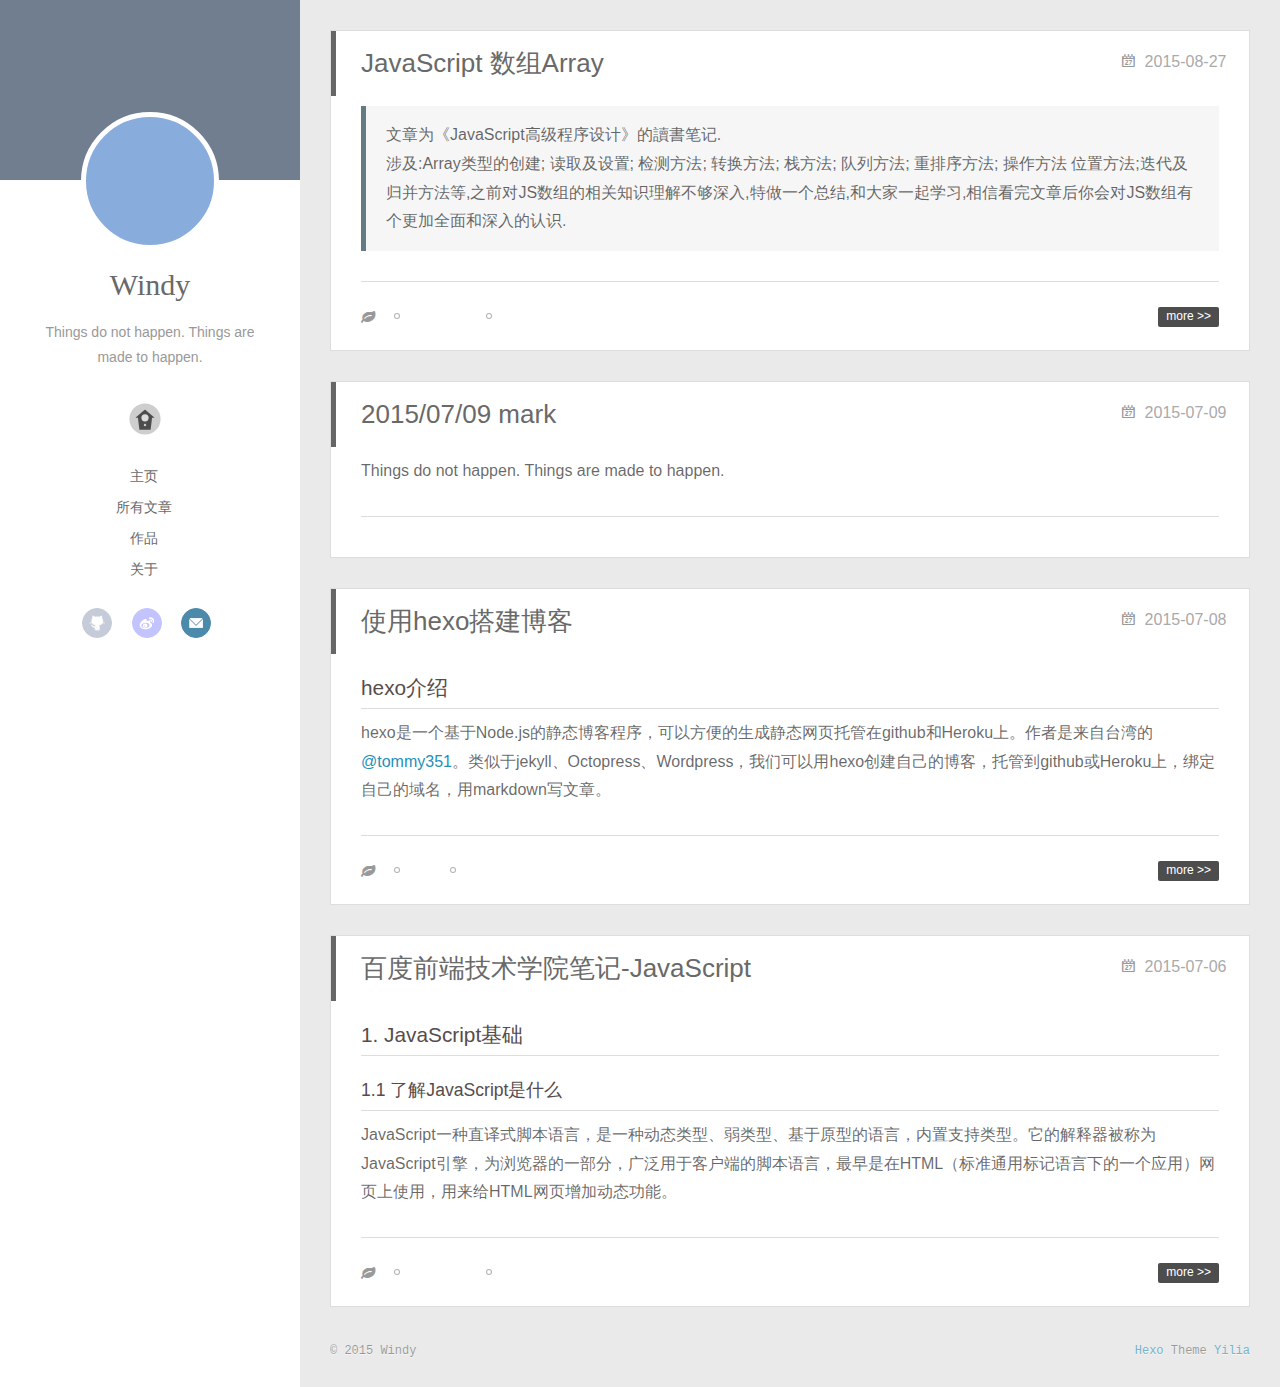
<file: index.html>
<!DOCTYPE html>
<html>
<head>
  <meta charset="utf-8">
  
  <title>Windy&#39;s blog</title>
  <meta name="viewport" content="width=device-width, initial-scale=1, maximum-scale=1">
  <meta name="description" content="web前端|hexo 博客|github">
<meta property="og:type" content="website">
<meta property="og:title" content="Windy's blog">
<meta property="og:url" content="http://fengli632.github.io/index.html">
<meta property="og:site_name" content="Windy's blog">
<meta property="og:description" content="web前端|hexo 博客|github">
<meta name="twitter:card" content="summary">
<meta name="twitter:title" content="Windy's blog">
<meta name="twitter:description" content="web前端|hexo 博客|github">
  
    <link rel="alternative" href="/atom.xml" title="Windy&#39;s blog" type="application/atom+xml">
  
  
    <link rel="icon" href="/favicon.png">
  
  <link rel="stylesheet" href="/css/style.css" type="text/css">
</head>
<body>
  <div id="container">
    <div class="left-col">
    <div class="overlay"></div>
<div class="intrude-less">
	<header id="header" class="inner">
		<a href="/" class="profilepic">
			
			<img lazy-src="http://7xk9uj.com1.z0.glb.clouddn.com/15-7-9/98457641.jpg" class="js-avatar">
			
		</a>

		<hgroup>
		  <h1 class="header-author"><a href="/">Windy</a></h1>
		</hgroup>

		
		<p class="header-subtitle">Things do not happen. Things are made to happen.</p>
		

		
			<div class="switch-btn">
				<div class="icon">
					<div class="icon-ctn">
						<div class="icon-wrap icon-house" data-idx="0">
							<div class="birdhouse"></div>
							<div class="birdhouse_holes"></div>
						</div>
						<div class="icon-wrap icon-ribbon hide" data-idx="1">
							<div class="ribbon"></div>
						</div>
						
						
						<div class="icon-wrap icon-me hide" data-idx="3">
							<div class="user"></div>
							<div class="shoulder"></div>
						</div>
						
					</div>
					
				</div>
				<div class="tips-box hide">
					<div class="tips-arrow"></div>
					<ul class="tips-inner">
						<li>菜单</li>
						<li>标签</li>
						
						
						<li>关于我</li>
						
					</ul>
				</div>
			</div>
		

		<div class="switch-area">
			<div class="switch-wrap">
				<section class="switch-part switch-part1">
					<nav class="header-menu">
						<ul>
						
							<li><a href="/">主页</a></li>
				        
							<li><a href="/archives">所有文章</a></li>
				        
							<li><a href="/tags/作品">作品</a></li>
				        
							<li><a href="/">关于</a></li>
				        
						</ul>
					</nav>
					<nav class="header-nav">
						<div class="social">
							
								<a class="github" target="_blank" href="https://github.com/fengli632" title="github">github</a>
					        
								<a class="weibo" target="_blank" href="/#" title="weibo">weibo</a>
					        
								<a class="mail" target="_blank" href="/lifeng632@163.com" title="mail">mail</a>
					        
						</div>
					</nav>
				</section>
				
				
				<section class="switch-part switch-part2">
					<div class="widget tagcloud" id="js-tagcloud">
						<a href="/tags/JavaScript/" style="font-size: 10px;">JavaScript</a> <a href="/tags/Javascript/" style="font-size: 10px;">Javascript</a> <a href="/tags/hexo/" style="font-size: 10px;">hexo</a> <a href="/tags/前端/" style="font-size: 20px;">前端</a> <a href="/tags/随笔/" style="font-size: 10px;">随笔</a>
					</div>
				</section>
				
				
				

				
				
				<section class="switch-part switch-part3">
				
					<div id="js-aboutme">我是谁，我从哪里来，我到哪里去？</div>
				</section>
				
			</div>
		</div>
	</header>				
</div>
    </div>
    <div class="mid-col">
      <nav id="mobile-nav">
  	<div class="overlay">
  		<div class="slider-trigger"></div>
  		<h1 class="header-author js-mobile-header hide">Windy</h1>
  	</div>
	<div class="intrude-less">
		<header id="header" class="inner">
			<div class="profilepic">
				<img lazy-src="http://7xk9uj.com1.z0.glb.clouddn.com/15-7-9/98457641.jpg" class="js-avatar">
			</div>
			<hgroup>
			  <h1 class="header-author">Windy</h1>
			</hgroup>
			
			<p class="header-subtitle">Things do not happen. Things are made to happen.</p>
			
			<nav class="header-menu">
				<ul>
				
					<li><a href="/">主页</a></li>
		        
					<li><a href="/archives">所有文章</a></li>
		        
					<li><a href="/tags/作品">作品</a></li>
		        
					<li><a href="/">关于</a></li>
		        
		        <div class="clearfix"></div>
				</ul>
			</nav>
			<nav class="header-nav">
				<div class="social">
					
						<a class="github" target="_blank" href="https://github.com/fengli632" title="github">github</a>
			        
						<a class="weibo" target="_blank" href="/#" title="weibo">weibo</a>
			        
						<a class="mail" target="_blank" href="/lifeng632@163.com" title="mail">mail</a>
			        
				</div>
			</nav>
		</header>				
	</div>
</nav>
      <div class="body-wrap">
  
    <article id="post-JavaScript 数组Array相关笔记" class="article article-type-post" itemscope itemprop="blogPost">
  
    <div class="article-meta">
      <a href="/2015/08/27/JavaScript 数组Array相关笔记/" class="article-date">
  	<time datetime="2015-08-27T10:09:12.000Z" itemprop="datePublished">2015-08-27</time>
</a>
    </div>
  
  <div class="article-inner">
    
      <input type="hidden" class="isFancy" />
    
    
      <header class="article-header">
        
  
    <h1 itemprop="name">
      <a class="article-title" href="/2015/08/27/JavaScript 数组Array相关笔记/">JavaScript 数组Array</a>
    </h1>
  

      </header>
      
    
    <div class="article-entry" itemprop="articleBody">
      
        <blockquote>
<p>文章为《JavaScript高级程序设计》的讀書笔记.<br>涉及:Array类型的创建; 读取及设置; 检测方法; 转换方法; 栈方法; 队列方法; 重排序方法; 操作方法 位置方法;迭代及归并方法等,之前对JS数组的相关知识理解不够深入,特做一个总结,和大家一起学习,相信看完文章后你会对JS数组有个更加全面和深入的认识.</p>
</blockquote>
      
    </div>
    
    <div class="article-info article-info-index">
      
      
	<div class="article-tag tagcloud">
		<ul class="article-tag-list"><li class="article-tag-list-item"><a class="article-tag-list-link" href="/tags/JavaScript/">JavaScript</a></li><li class="article-tag-list-item"><a class="article-tag-list-link" href="/tags/前端/">前端</a></li></ul>
	</div>

      

      
        <p class="article-more-link">
          <a  href="/2015/08/27/JavaScript 数组Array相关笔记/#more">more >></a>
        </p>
      
      <div class="clearfix"></div>
    </div>
    
  </div>
  
</article>







  
    <article id="post-2015-07-09-note" class="article article-type-post" itemscope itemprop="blogPost">
  
    <div class="article-meta">
      <a href="/2015/07/09/2015-07-09-note/" class="article-date">
  	<time datetime="2015-07-09T05:09:19.000Z" itemprop="datePublished">2015-07-09</time>
</a>
    </div>
  
  <div class="article-inner">
    
      <input type="hidden" class="isFancy" />
    
    
      <header class="article-header">
        
  
    <h1 itemprop="name">
      <a class="article-title" href="/2015/07/09/2015-07-09-note/">2015/07/09 mark</a>
    </h1>
  

      </header>
      
    
    <div class="article-entry" itemprop="articleBody">
      
        <p>Things do not happen. Things are made to happen.</p>

      
    </div>
    
    <div class="article-info article-info-index">
      
      
      

      
      <div class="clearfix"></div>
    </div>
    
  </div>
  
</article>







  
    <article id="post-my-new-post" class="article article-type-post" itemscope itemprop="blogPost">
  
    <div class="article-meta">
      <a href="/2015/07/08/my-new-post/" class="article-date">
  	<time datetime="2015-07-08T02:57:43.000Z" itemprop="datePublished">2015-07-08</time>
</a>
    </div>
  
  <div class="article-inner">
    
      <input type="hidden" class="isFancy" />
    
    
      <header class="article-header">
        
  
    <h1 itemprop="name">
      <a class="article-title" href="/2015/07/08/my-new-post/">使用hexo搭建博客</a>
    </h1>
  

      </header>
      
    
    <div class="article-entry" itemprop="articleBody">
      
        <h2 id="hexo介绍">hexo介绍</h2><p>hexo是一个基于Node.js的静态博客程序，可以方便的生成静态网页托管在github和Heroku上。作者是来自台湾的<a href="https://github.com/tommy351/hexo">@tommy351</a>。类似于jekyll、Octopress、Wordpress，我们可以用hexo创建自己的博客，托管到github或Heroku上，绑定自己的域名，用markdown写文章。</p>
      
    </div>
    
    <div class="article-info article-info-index">
      
      
	<div class="article-tag tagcloud">
		<ul class="article-tag-list"><li class="article-tag-list-item"><a class="article-tag-list-link" href="/tags/hexo/">hexo</a></li><li class="article-tag-list-item"><a class="article-tag-list-link" href="/tags/随笔/">随笔</a></li></ul>
	</div>

      

      
        <p class="article-more-link">
          <a  href="/2015/07/08/my-new-post/#more">more >></a>
        </p>
      
      <div class="clearfix"></div>
    </div>
    
  </div>
  
</article>







  
    <article id="post-ife-js" class="article article-type-post" itemscope itemprop="blogPost">
  
    <div class="article-meta">
      <a href="/2015/07/06/ife-js/" class="article-date">
  	<time datetime="2015-07-06T05:09:19.000Z" itemprop="datePublished">2015-07-06</time>
</a>
    </div>
  
  <div class="article-inner">
    
      <input type="hidden" class="isFancy" />
    
    
      <header class="article-header">
        
  
    <h1 itemprop="name">
      <a class="article-title" href="/2015/07/06/ife-js/">百度前端技术学院笔记-JavaScript</a>
    </h1>
  

      </header>
      
    
    <div class="article-entry" itemprop="articleBody">
      
        <h2 id="1-_JavaScript基础">1. JavaScript基础</h2><h3 id="1-1_了解JavaScript是什么">1.1 了解JavaScript是什么</h3><p>JavaScript一种直译式脚本语言，是一种动态类型、弱类型、基于原型的语言，内置支持类型。它的解释器被称为JavaScript引擎，为浏览器的一部分，广泛用于客户端的脚本语言，最早是在HTML（标准通用标记语言下的一个应用）网页上使用，用来给HTML网页增加动态功能。</p>
      
    </div>
    
    <div class="article-info article-info-index">
      
      
	<div class="article-tag tagcloud">
		<ul class="article-tag-list"><li class="article-tag-list-item"><a class="article-tag-list-link" href="/tags/Javascript/">Javascript</a></li><li class="article-tag-list-item"><a class="article-tag-list-link" href="/tags/前端/">前端</a></li></ul>
	</div>

      

      
        <p class="article-more-link">
          <a  href="/2015/07/06/ife-js/#more">more >></a>
        </p>
      
      <div class="clearfix"></div>
    </div>
    
  </div>
  
</article>







  
  
</div>
      <footer id="footer">
  <div class="outer">
    <div id="footer-info">
    	<div class="footer-left">
    		&copy; 2015 Windy
    	</div>
      	<div class="footer-right">
      		<a href="http://hexo.io/" target="_blank">Hexo</a>  Theme <a href="https://github.com/litten/hexo-theme-yilia" target="_blank">Yilia</a>
      	</div>
    </div>
  </div>
</footer>
    </div>
    
  <link rel="stylesheet" href="/fancybox/jquery.fancybox.css" type="text/css">


<script>
	var yiliaConfig = {
		fancybox: true,
		mathjax: true,
		animate: true,
		isHome: true,
		isPost: false,
		isArchive: false,
		isTag: false,
		isCategory: false,
		open_in_new: false
	}
</script>
<script src="http://7.url.cn/edu/jslib/comb/require-2.1.6,jquery-1.9.1.min.js" type="text/javascript"></script>
<script src="/js/main.js" type="text/javascript"></script>






<script type="text/x-mathjax-config">
MathJax.Hub.Config({
    tex2jax: {
        inlineMath: [ ['$','$'], ["\\(","\\)"]  ],
        processEscapes: true,
        skipTags: ['script', 'noscript', 'style', 'textarea', 'pre', 'code']
    }
});

MathJax.Hub.Queue(function() {
    var all = MathJax.Hub.getAllJax(), i;
    for(i=0; i < all.length; i += 1) {
        all[i].SourceElement().parentNode.className += ' has-jax';                 
    }       
});
</script>

<script type="text/javascript" src="http://cdn.mathjax.org/mathjax/latest/MathJax.js?config=TeX-AMS-MML_HTMLorMML">
</script>


  </div>
</body>
</html>
</file>
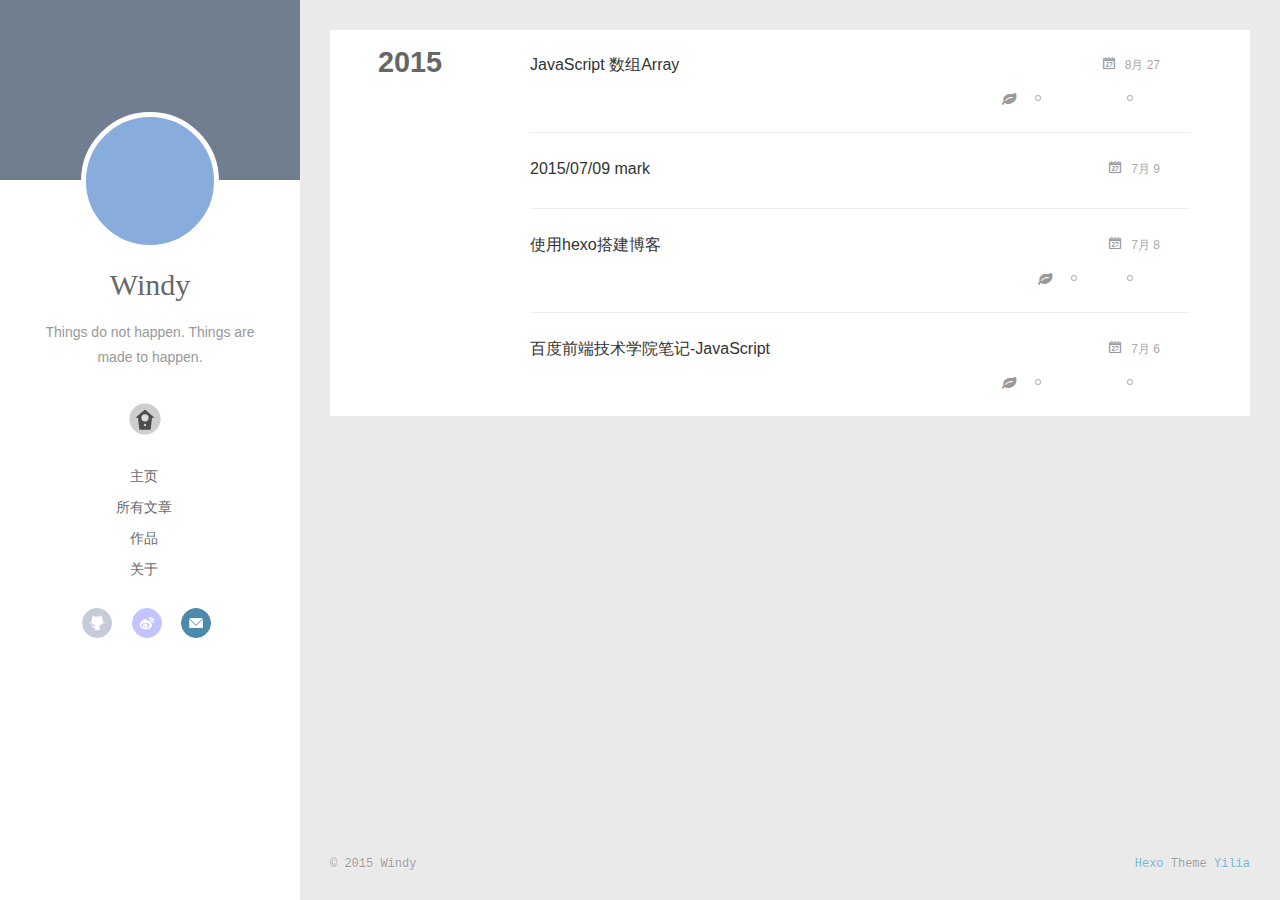
<file: archives/index.html>
<!DOCTYPE html>
<html>
<head>
  <meta charset="utf-8">
  
  <title>Archives | Windy&#39;s blog</title>
  <meta name="viewport" content="width=device-width, initial-scale=1, maximum-scale=1">
  <meta name="description" content="web前端|hexo 博客|github">
<meta property="og:type" content="website">
<meta property="og:title" content="Windy's blog">
<meta property="og:url" content="http://fengli632.github.io/archives/index.html">
<meta property="og:site_name" content="Windy's blog">
<meta property="og:description" content="web前端|hexo 博客|github">
<meta name="twitter:card" content="summary">
<meta name="twitter:title" content="Windy's blog">
<meta name="twitter:description" content="web前端|hexo 博客|github">
  
    <link rel="alternative" href="/atom.xml" title="Windy&#39;s blog" type="application/atom+xml">
  
  
    <link rel="icon" href="/favicon.png">
  
  <link rel="stylesheet" href="/css/style.css" type="text/css">
</head>
<body>
  <div id="container">
    <div class="left-col">
    <div class="overlay"></div>
<div class="intrude-less">
	<header id="header" class="inner">
		<a href="/" class="profilepic">
			
			<img lazy-src="http://7xk9uj.com1.z0.glb.clouddn.com/15-7-9/98457641.jpg" class="js-avatar">
			
		</a>

		<hgroup>
		  <h1 class="header-author"><a href="/">Windy</a></h1>
		</hgroup>

		
		<p class="header-subtitle">Things do not happen. Things are made to happen.</p>
		

		
			<div class="switch-btn">
				<div class="icon">
					<div class="icon-ctn">
						<div class="icon-wrap icon-house" data-idx="0">
							<div class="birdhouse"></div>
							<div class="birdhouse_holes"></div>
						</div>
						<div class="icon-wrap icon-ribbon hide" data-idx="1">
							<div class="ribbon"></div>
						</div>
						
						
						<div class="icon-wrap icon-me hide" data-idx="3">
							<div class="user"></div>
							<div class="shoulder"></div>
						</div>
						
					</div>
					
				</div>
				<div class="tips-box hide">
					<div class="tips-arrow"></div>
					<ul class="tips-inner">
						<li>菜单</li>
						<li>标签</li>
						
						
						<li>关于我</li>
						
					</ul>
				</div>
			</div>
		

		<div class="switch-area">
			<div class="switch-wrap">
				<section class="switch-part switch-part1">
					<nav class="header-menu">
						<ul>
						
							<li><a href="/">主页</a></li>
				        
							<li><a href="/archives">所有文章</a></li>
				        
							<li><a href="/tags/作品">作品</a></li>
				        
							<li><a href="/">关于</a></li>
				        
						</ul>
					</nav>
					<nav class="header-nav">
						<div class="social">
							
								<a class="github" target="_blank" href="https://github.com/fengli632" title="github">github</a>
					        
								<a class="weibo" target="_blank" href="/#" title="weibo">weibo</a>
					        
								<a class="mail" target="_blank" href="/lifeng632@163.com" title="mail">mail</a>
					        
						</div>
					</nav>
				</section>
				
				
				<section class="switch-part switch-part2">
					<div class="widget tagcloud" id="js-tagcloud">
						<a href="/tags/JavaScript/" style="font-size: 10px;">JavaScript</a> <a href="/tags/Javascript/" style="font-size: 10px;">Javascript</a> <a href="/tags/hexo/" style="font-size: 10px;">hexo</a> <a href="/tags/前端/" style="font-size: 20px;">前端</a> <a href="/tags/随笔/" style="font-size: 10px;">随笔</a>
					</div>
				</section>
				
				
				

				
				
				<section class="switch-part switch-part3">
				
					<div id="js-aboutme">我是谁，我从哪里来，我到哪里去？</div>
				</section>
				
			</div>
		</div>
	</header>				
</div>
    </div>
    <div class="mid-col">
      <nav id="mobile-nav">
  	<div class="overlay">
  		<div class="slider-trigger"></div>
  		<h1 class="header-author js-mobile-header hide">Windy</h1>
  	</div>
	<div class="intrude-less">
		<header id="header" class="inner">
			<div class="profilepic">
				<img lazy-src="http://7xk9uj.com1.z0.glb.clouddn.com/15-7-9/98457641.jpg" class="js-avatar">
			</div>
			<hgroup>
			  <h1 class="header-author">Windy</h1>
			</hgroup>
			
			<p class="header-subtitle">Things do not happen. Things are made to happen.</p>
			
			<nav class="header-menu">
				<ul>
				
					<li><a href="/">主页</a></li>
		        
					<li><a href="/archives">所有文章</a></li>
		        
					<li><a href="/tags/作品">作品</a></li>
		        
					<li><a href="/">关于</a></li>
		        
		        <div class="clearfix"></div>
				</ul>
			</nav>
			<nav class="header-nav">
				<div class="social">
					
						<a class="github" target="_blank" href="https://github.com/fengli632" title="github">github</a>
			        
						<a class="weibo" target="_blank" href="/#" title="weibo">weibo</a>
			        
						<a class="mail" target="_blank" href="/lifeng632@163.com" title="mail">mail</a>
			        
				</div>
			</nav>
		</header>				
	</div>
</nav>
      <div class="body-wrap">
  
  
    
    
      
      
      <section class="archives-wrap">
        <div class="archive-year-wrap">
          <a href="/archives/2015" class="archive-year">2015</a>
        </div>
        <div class="archives">
    
    <article class="archive-article archive-type-post">
  <div class="archive-article-inner">
    <header class="archive-article-header">
      	<div class="article-meta">
	      	<a href="/2015/08/27/JavaScript 数组Array相关笔记/" class="archive-article-date">
  	<time datetime="2015-08-27T10:09:12.000Z" itemprop="datePublished">8月 27</time>
</a>
        </div>
    	 
  
    <h1 itemprop="name">
      <a class="archive-article-title" href="/2015/08/27/JavaScript 数组Array相关笔记/">JavaScript 数组Array</a>
    </h1>
  

        <div class="article-info info-on-right">
          
	<div class="article-tag tagcloud">
		<ul class="article-tag-list"><li class="article-tag-list-item"><a class="article-tag-list-link" href="/tags/JavaScript/">JavaScript</a></li><li class="article-tag-list-item"><a class="article-tag-list-link" href="/tags/前端/">前端</a></li></ul>
	</div>

          

        </div>
        <div class="clearfix"></div>
    </header>
  </div>
</article>
  
    
    
    <article class="archive-article archive-type-post">
  <div class="archive-article-inner">
    <header class="archive-article-header">
      	<div class="article-meta">
	      	<a href="/2015/07/09/2015-07-09-note/" class="archive-article-date">
  	<time datetime="2015-07-09T05:09:19.000Z" itemprop="datePublished">7月 9</time>
</a>
        </div>
    	 
  
    <h1 itemprop="name">
      <a class="archive-article-title" href="/2015/07/09/2015-07-09-note/">2015/07/09 mark</a>
    </h1>
  

        <div class="article-info info-on-right">
          
          

        </div>
        <div class="clearfix"></div>
    </header>
  </div>
</article>
  
    
    
    <article class="archive-article archive-type-post">
  <div class="archive-article-inner">
    <header class="archive-article-header">
      	<div class="article-meta">
	      	<a href="/2015/07/08/my-new-post/" class="archive-article-date">
  	<time datetime="2015-07-08T02:57:43.000Z" itemprop="datePublished">7月 8</time>
</a>
        </div>
    	 
  
    <h1 itemprop="name">
      <a class="archive-article-title" href="/2015/07/08/my-new-post/">使用hexo搭建博客</a>
    </h1>
  

        <div class="article-info info-on-right">
          
	<div class="article-tag tagcloud">
		<ul class="article-tag-list"><li class="article-tag-list-item"><a class="article-tag-list-link" href="/tags/hexo/">hexo</a></li><li class="article-tag-list-item"><a class="article-tag-list-link" href="/tags/随笔/">随笔</a></li></ul>
	</div>

          

        </div>
        <div class="clearfix"></div>
    </header>
  </div>
</article>
  
    
    
    <article class="archive-article archive-type-post">
  <div class="archive-article-inner">
    <header class="archive-article-header">
      	<div class="article-meta">
	      	<a href="/2015/07/06/ife-js/" class="archive-article-date">
  	<time datetime="2015-07-06T05:09:19.000Z" itemprop="datePublished">7月 6</time>
</a>
        </div>
    	 
  
    <h1 itemprop="name">
      <a class="archive-article-title" href="/2015/07/06/ife-js/">百度前端技术学院笔记-JavaScript</a>
    </h1>
  

        <div class="article-info info-on-right">
          
	<div class="article-tag tagcloud">
		<ul class="article-tag-list"><li class="article-tag-list-item"><a class="article-tag-list-link" href="/tags/Javascript/">Javascript</a></li><li class="article-tag-list-item"><a class="article-tag-list-link" href="/tags/前端/">前端</a></li></ul>
	</div>

          

        </div>
        <div class="clearfix"></div>
    </header>
  </div>
</article>
  
  
    </div></section>
  

    

</div>
      <footer id="footer">
  <div class="outer">
    <div id="footer-info">
    	<div class="footer-left">
    		&copy; 2015 Windy
    	</div>
      	<div class="footer-right">
      		<a href="http://hexo.io/" target="_blank">Hexo</a>  Theme <a href="https://github.com/litten/hexo-theme-yilia" target="_blank">Yilia</a>
      	</div>
    </div>
  </div>
</footer>
    </div>
    
  <link rel="stylesheet" href="/fancybox/jquery.fancybox.css" type="text/css">


<script>
	var yiliaConfig = {
		fancybox: true,
		mathjax: true,
		animate: true,
		isHome: false,
		isPost: false,
		isArchive: true,
		isTag: false,
		isCategory: false,
		open_in_new: false
	}
</script>
<script src="http://7.url.cn/edu/jslib/comb/require-2.1.6,jquery-1.9.1.min.js" type="text/javascript"></script>
<script src="/js/main.js" type="text/javascript"></script>






<script type="text/x-mathjax-config">
MathJax.Hub.Config({
    tex2jax: {
        inlineMath: [ ['$','$'], ["\\(","\\)"]  ],
        processEscapes: true,
        skipTags: ['script', 'noscript', 'style', 'textarea', 'pre', 'code']
    }
});

MathJax.Hub.Queue(function() {
    var all = MathJax.Hub.getAllJax(), i;
    for(i=0; i < all.length; i += 1) {
        all[i].SourceElement().parentNode.className += ' has-jax';                 
    }       
});
</script>

<script type="text/javascript" src="http://cdn.mathjax.org/mathjax/latest/MathJax.js?config=TeX-AMS-MML_HTMLorMML">
</script>


  </div>
</body>
</html>
</file>
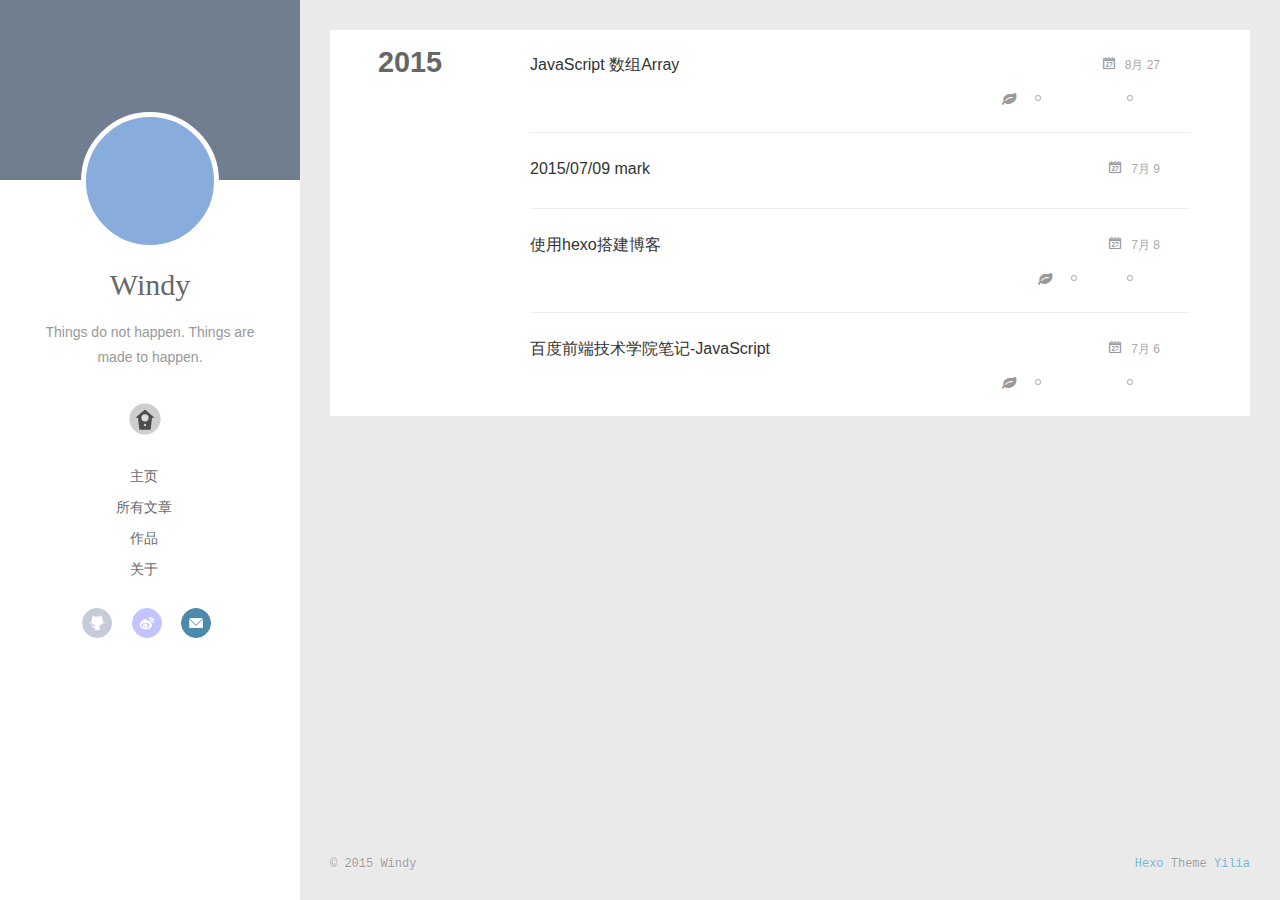
<file: archives/2015/index.html>
<!DOCTYPE html>
<html>
<head>
  <meta charset="utf-8">
  
  <title>Archives: 2015 | Windy&#39;s blog</title>
  <meta name="viewport" content="width=device-width, initial-scale=1, maximum-scale=1">
  <meta name="description" content="web前端|hexo 博客|github">
<meta property="og:type" content="website">
<meta property="og:title" content="Windy's blog">
<meta property="og:url" content="http://fengli632.github.io/archives/2015/index.html">
<meta property="og:site_name" content="Windy's blog">
<meta property="og:description" content="web前端|hexo 博客|github">
<meta name="twitter:card" content="summary">
<meta name="twitter:title" content="Windy's blog">
<meta name="twitter:description" content="web前端|hexo 博客|github">
  
    <link rel="alternative" href="/atom.xml" title="Windy&#39;s blog" type="application/atom+xml">
  
  
    <link rel="icon" href="/favicon.png">
  
  <link rel="stylesheet" href="/css/style.css" type="text/css">
</head>
<body>
  <div id="container">
    <div class="left-col">
    <div class="overlay"></div>
<div class="intrude-less">
	<header id="header" class="inner">
		<a href="/" class="profilepic">
			
			<img lazy-src="http://7xk9uj.com1.z0.glb.clouddn.com/15-7-9/98457641.jpg" class="js-avatar">
			
		</a>

		<hgroup>
		  <h1 class="header-author"><a href="/">Windy</a></h1>
		</hgroup>

		
		<p class="header-subtitle">Things do not happen. Things are made to happen.</p>
		

		
			<div class="switch-btn">
				<div class="icon">
					<div class="icon-ctn">
						<div class="icon-wrap icon-house" data-idx="0">
							<div class="birdhouse"></div>
							<div class="birdhouse_holes"></div>
						</div>
						<div class="icon-wrap icon-ribbon hide" data-idx="1">
							<div class="ribbon"></div>
						</div>
						
						
						<div class="icon-wrap icon-me hide" data-idx="3">
							<div class="user"></div>
							<div class="shoulder"></div>
						</div>
						
					</div>
					
				</div>
				<div class="tips-box hide">
					<div class="tips-arrow"></div>
					<ul class="tips-inner">
						<li>菜单</li>
						<li>标签</li>
						
						
						<li>关于我</li>
						
					</ul>
				</div>
			</div>
		

		<div class="switch-area">
			<div class="switch-wrap">
				<section class="switch-part switch-part1">
					<nav class="header-menu">
						<ul>
						
							<li><a href="/">主页</a></li>
				        
							<li><a href="/archives">所有文章</a></li>
				        
							<li><a href="/tags/作品">作品</a></li>
				        
							<li><a href="/">关于</a></li>
				        
						</ul>
					</nav>
					<nav class="header-nav">
						<div class="social">
							
								<a class="github" target="_blank" href="https://github.com/fengli632" title="github">github</a>
					        
								<a class="weibo" target="_blank" href="/#" title="weibo">weibo</a>
					        
								<a class="mail" target="_blank" href="/lifeng632@163.com" title="mail">mail</a>
					        
						</div>
					</nav>
				</section>
				
				
				<section class="switch-part switch-part2">
					<div class="widget tagcloud" id="js-tagcloud">
						<a href="/tags/JavaScript/" style="font-size: 10px;">JavaScript</a> <a href="/tags/Javascript/" style="font-size: 10px;">Javascript</a> <a href="/tags/hexo/" style="font-size: 10px;">hexo</a> <a href="/tags/前端/" style="font-size: 20px;">前端</a> <a href="/tags/随笔/" style="font-size: 10px;">随笔</a>
					</div>
				</section>
				
				
				

				
				
				<section class="switch-part switch-part3">
				
					<div id="js-aboutme">我是谁，我从哪里来，我到哪里去？</div>
				</section>
				
			</div>
		</div>
	</header>				
</div>
    </div>
    <div class="mid-col">
      <nav id="mobile-nav">
  	<div class="overlay">
  		<div class="slider-trigger"></div>
  		<h1 class="header-author js-mobile-header hide">Windy</h1>
  	</div>
	<div class="intrude-less">
		<header id="header" class="inner">
			<div class="profilepic">
				<img lazy-src="http://7xk9uj.com1.z0.glb.clouddn.com/15-7-9/98457641.jpg" class="js-avatar">
			</div>
			<hgroup>
			  <h1 class="header-author">Windy</h1>
			</hgroup>
			
			<p class="header-subtitle">Things do not happen. Things are made to happen.</p>
			
			<nav class="header-menu">
				<ul>
				
					<li><a href="/">主页</a></li>
		        
					<li><a href="/archives">所有文章</a></li>
		        
					<li><a href="/tags/作品">作品</a></li>
		        
					<li><a href="/">关于</a></li>
		        
		        <div class="clearfix"></div>
				</ul>
			</nav>
			<nav class="header-nav">
				<div class="social">
					
						<a class="github" target="_blank" href="https://github.com/fengli632" title="github">github</a>
			        
						<a class="weibo" target="_blank" href="/#" title="weibo">weibo</a>
			        
						<a class="mail" target="_blank" href="/lifeng632@163.com" title="mail">mail</a>
			        
				</div>
			</nav>
		</header>				
	</div>
</nav>
      <div class="body-wrap">
  
  
    
    
      
      
      <section class="archives-wrap">
        <div class="archive-year-wrap">
          <a href="/archives/2015" class="archive-year">2015</a>
        </div>
        <div class="archives">
    
    <article class="archive-article archive-type-post">
  <div class="archive-article-inner">
    <header class="archive-article-header">
      	<div class="article-meta">
	      	<a href="/2015/08/27/JavaScript 数组Array相关笔记/" class="archive-article-date">
  	<time datetime="2015-08-27T10:09:12.000Z" itemprop="datePublished">8月 27</time>
</a>
        </div>
    	 
  
    <h1 itemprop="name">
      <a class="archive-article-title" href="/2015/08/27/JavaScript 数组Array相关笔记/">JavaScript 数组Array</a>
    </h1>
  

        <div class="article-info info-on-right">
          
	<div class="article-tag tagcloud">
		<ul class="article-tag-list"><li class="article-tag-list-item"><a class="article-tag-list-link" href="/tags/JavaScript/">JavaScript</a></li><li class="article-tag-list-item"><a class="article-tag-list-link" href="/tags/前端/">前端</a></li></ul>
	</div>

          

        </div>
        <div class="clearfix"></div>
    </header>
  </div>
</article>
  
    
    
    <article class="archive-article archive-type-post">
  <div class="archive-article-inner">
    <header class="archive-article-header">
      	<div class="article-meta">
	      	<a href="/2015/07/09/2015-07-09-note/" class="archive-article-date">
  	<time datetime="2015-07-09T05:09:19.000Z" itemprop="datePublished">7月 9</time>
</a>
        </div>
    	 
  
    <h1 itemprop="name">
      <a class="archive-article-title" href="/2015/07/09/2015-07-09-note/">2015/07/09 mark</a>
    </h1>
  

        <div class="article-info info-on-right">
          
          

        </div>
        <div class="clearfix"></div>
    </header>
  </div>
</article>
  
    
    
    <article class="archive-article archive-type-post">
  <div class="archive-article-inner">
    <header class="archive-article-header">
      	<div class="article-meta">
	      	<a href="/2015/07/08/my-new-post/" class="archive-article-date">
  	<time datetime="2015-07-08T02:57:43.000Z" itemprop="datePublished">7月 8</time>
</a>
        </div>
    	 
  
    <h1 itemprop="name">
      <a class="archive-article-title" href="/2015/07/08/my-new-post/">使用hexo搭建博客</a>
    </h1>
  

        <div class="article-info info-on-right">
          
	<div class="article-tag tagcloud">
		<ul class="article-tag-list"><li class="article-tag-list-item"><a class="article-tag-list-link" href="/tags/hexo/">hexo</a></li><li class="article-tag-list-item"><a class="article-tag-list-link" href="/tags/随笔/">随笔</a></li></ul>
	</div>

          

        </div>
        <div class="clearfix"></div>
    </header>
  </div>
</article>
  
    
    
    <article class="archive-article archive-type-post">
  <div class="archive-article-inner">
    <header class="archive-article-header">
      	<div class="article-meta">
	      	<a href="/2015/07/06/ife-js/" class="archive-article-date">
  	<time datetime="2015-07-06T05:09:19.000Z" itemprop="datePublished">7月 6</time>
</a>
        </div>
    	 
  
    <h1 itemprop="name">
      <a class="archive-article-title" href="/2015/07/06/ife-js/">百度前端技术学院笔记-JavaScript</a>
    </h1>
  

        <div class="article-info info-on-right">
          
	<div class="article-tag tagcloud">
		<ul class="article-tag-list"><li class="article-tag-list-item"><a class="article-tag-list-link" href="/tags/Javascript/">Javascript</a></li><li class="article-tag-list-item"><a class="article-tag-list-link" href="/tags/前端/">前端</a></li></ul>
	</div>

          

        </div>
        <div class="clearfix"></div>
    </header>
  </div>
</article>
  
  
    </div></section>
  

    

</div>
      <footer id="footer">
  <div class="outer">
    <div id="footer-info">
    	<div class="footer-left">
    		&copy; 2015 Windy
    	</div>
      	<div class="footer-right">
      		<a href="http://hexo.io/" target="_blank">Hexo</a>  Theme <a href="https://github.com/litten/hexo-theme-yilia" target="_blank">Yilia</a>
      	</div>
    </div>
  </div>
</footer>
    </div>
    
  <link rel="stylesheet" href="/fancybox/jquery.fancybox.css" type="text/css">


<script>
	var yiliaConfig = {
		fancybox: true,
		mathjax: true,
		animate: true,
		isHome: false,
		isPost: false,
		isArchive: true,
		isTag: false,
		isCategory: false,
		open_in_new: false
	}
</script>
<script src="http://7.url.cn/edu/jslib/comb/require-2.1.6,jquery-1.9.1.min.js" type="text/javascript"></script>
<script src="/js/main.js" type="text/javascript"></script>






<script type="text/x-mathjax-config">
MathJax.Hub.Config({
    tex2jax: {
        inlineMath: [ ['$','$'], ["\\(","\\)"]  ],
        processEscapes: true,
        skipTags: ['script', 'noscript', 'style', 'textarea', 'pre', 'code']
    }
});

MathJax.Hub.Queue(function() {
    var all = MathJax.Hub.getAllJax(), i;
    for(i=0; i < all.length; i += 1) {
        all[i].SourceElement().parentNode.className += ' has-jax';                 
    }       
});
</script>

<script type="text/javascript" src="http://cdn.mathjax.org/mathjax/latest/MathJax.js?config=TeX-AMS-MML_HTMLorMML">
</script>


  </div>
</body>
</html>
</file>
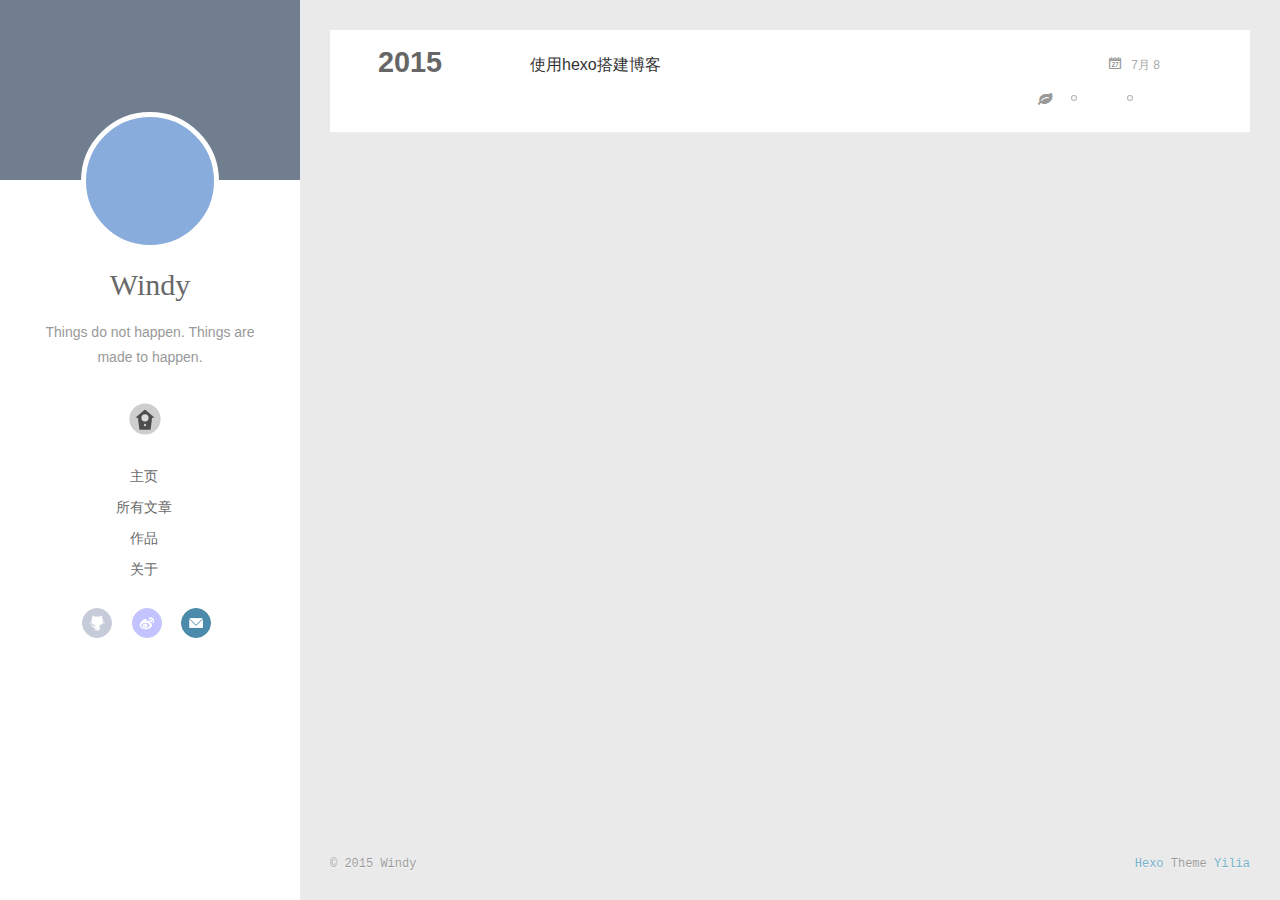
<file: tags/hexo/index.html>
<!DOCTYPE html>
<html>
<head>
  <meta charset="utf-8">
  
  <title>Tag: hexo | Windy&#39;s blog</title>
  <meta name="viewport" content="width=device-width, initial-scale=1, maximum-scale=1">
  <meta name="description" content="web前端|hexo 博客|github">
<meta property="og:type" content="website">
<meta property="og:title" content="Windy's blog">
<meta property="og:url" content="http://fengli632.github.io/tags/hexo/index.html">
<meta property="og:site_name" content="Windy's blog">
<meta property="og:description" content="web前端|hexo 博客|github">
<meta name="twitter:card" content="summary">
<meta name="twitter:title" content="Windy's blog">
<meta name="twitter:description" content="web前端|hexo 博客|github">
  
    <link rel="alternative" href="/atom.xml" title="Windy&#39;s blog" type="application/atom+xml">
  
  
    <link rel="icon" href="/favicon.png">
  
  <link rel="stylesheet" href="/css/style.css" type="text/css">
</head>
<body>
  <div id="container">
    <div class="left-col">
    <div class="overlay"></div>
<div class="intrude-less">
	<header id="header" class="inner">
		<a href="/" class="profilepic">
			
			<img lazy-src="http://7xk9uj.com1.z0.glb.clouddn.com/15-7-9/98457641.jpg" class="js-avatar">
			
		</a>

		<hgroup>
		  <h1 class="header-author"><a href="/">Windy</a></h1>
		</hgroup>

		
		<p class="header-subtitle">Things do not happen. Things are made to happen.</p>
		

		
			<div class="switch-btn">
				<div class="icon">
					<div class="icon-ctn">
						<div class="icon-wrap icon-house" data-idx="0">
							<div class="birdhouse"></div>
							<div class="birdhouse_holes"></div>
						</div>
						<div class="icon-wrap icon-ribbon hide" data-idx="1">
							<div class="ribbon"></div>
						</div>
						
						
						<div class="icon-wrap icon-me hide" data-idx="3">
							<div class="user"></div>
							<div class="shoulder"></div>
						</div>
						
					</div>
					
				</div>
				<div class="tips-box hide">
					<div class="tips-arrow"></div>
					<ul class="tips-inner">
						<li>菜单</li>
						<li>标签</li>
						
						
						<li>关于我</li>
						
					</ul>
				</div>
			</div>
		

		<div class="switch-area">
			<div class="switch-wrap">
				<section class="switch-part switch-part1">
					<nav class="header-menu">
						<ul>
						
							<li><a href="/">主页</a></li>
				        
							<li><a href="/archives">所有文章</a></li>
				        
							<li><a href="/tags/作品">作品</a></li>
				        
							<li><a href="/">关于</a></li>
				        
						</ul>
					</nav>
					<nav class="header-nav">
						<div class="social">
							
								<a class="github" target="_blank" href="https://github.com/fengli632" title="github">github</a>
					        
								<a class="weibo" target="_blank" href="/#" title="weibo">weibo</a>
					        
								<a class="mail" target="_blank" href="/lifeng632@163.com" title="mail">mail</a>
					        
						</div>
					</nav>
				</section>
				
				
				<section class="switch-part switch-part2">
					<div class="widget tagcloud" id="js-tagcloud">
						<a href="/tags/JavaScript/" style="font-size: 10px;">JavaScript</a> <a href="/tags/Javascript/" style="font-size: 10px;">Javascript</a> <a href="/tags/hexo/" style="font-size: 10px;">hexo</a> <a href="/tags/前端/" style="font-size: 20px;">前端</a> <a href="/tags/随笔/" style="font-size: 10px;">随笔</a>
					</div>
				</section>
				
				
				

				
				
				<section class="switch-part switch-part3">
				
					<div id="js-aboutme">我是谁，我从哪里来，我到哪里去？</div>
				</section>
				
			</div>
		</div>
	</header>				
</div>
    </div>
    <div class="mid-col">
      <nav id="mobile-nav">
  	<div class="overlay">
  		<div class="slider-trigger"></div>
  		<h1 class="header-author js-mobile-header hide">Windy</h1>
  	</div>
	<div class="intrude-less">
		<header id="header" class="inner">
			<div class="profilepic">
				<img lazy-src="http://7xk9uj.com1.z0.glb.clouddn.com/15-7-9/98457641.jpg" class="js-avatar">
			</div>
			<hgroup>
			  <h1 class="header-author">Windy</h1>
			</hgroup>
			
			<p class="header-subtitle">Things do not happen. Things are made to happen.</p>
			
			<nav class="header-menu">
				<ul>
				
					<li><a href="/">主页</a></li>
		        
					<li><a href="/archives">所有文章</a></li>
		        
					<li><a href="/tags/作品">作品</a></li>
		        
					<li><a href="/">关于</a></li>
		        
		        <div class="clearfix"></div>
				</ul>
			</nav>
			<nav class="header-nav">
				<div class="social">
					
						<a class="github" target="_blank" href="https://github.com/fengli632" title="github">github</a>
			        
						<a class="weibo" target="_blank" href="/#" title="weibo">weibo</a>
			        
						<a class="mail" target="_blank" href="/lifeng632@163.com" title="mail">mail</a>
			        
				</div>
			</nav>
		</header>				
	</div>
</nav>
      <div class="body-wrap">
  
  
    
    
      
      
      <section class="archives-wrap">
        <div class="archive-year-wrap">
          <a href="/archives/2015" class="archive-year">2015</a>
        </div>
        <div class="archives">
    
    <article class="archive-article archive-type-post">
  <div class="archive-article-inner">
    <header class="archive-article-header">
      	<div class="article-meta">
	      	<a href="/2015/07/08/my-new-post/" class="archive-article-date">
  	<time datetime="2015-07-08T02:57:43.000Z" itemprop="datePublished">7月 8</time>
</a>
        </div>
    	 
  
    <h1 itemprop="name">
      <a class="archive-article-title" href="/2015/07/08/my-new-post/">使用hexo搭建博客</a>
    </h1>
  

        <div class="article-info info-on-right">
          
	<div class="article-tag tagcloud">
		<ul class="article-tag-list"><li class="article-tag-list-item"><a class="article-tag-list-link" href="/tags/hexo/">hexo</a></li><li class="article-tag-list-item"><a class="article-tag-list-link" href="/tags/随笔/">随笔</a></li></ul>
	</div>

          

        </div>
        <div class="clearfix"></div>
    </header>
  </div>
</article>
  
  
    </div></section>
  

    

</div>
      <footer id="footer">
  <div class="outer">
    <div id="footer-info">
    	<div class="footer-left">
    		&copy; 2015 Windy
    	</div>
      	<div class="footer-right">
      		<a href="http://hexo.io/" target="_blank">Hexo</a>  Theme <a href="https://github.com/litten/hexo-theme-yilia" target="_blank">Yilia</a>
      	</div>
    </div>
  </div>
</footer>
    </div>
    
  <link rel="stylesheet" href="/fancybox/jquery.fancybox.css" type="text/css">


<script>
	var yiliaConfig = {
		fancybox: true,
		mathjax: true,
		animate: true,
		isHome: false,
		isPost: false,
		isArchive: false,
		isTag: true,
		isCategory: false,
		open_in_new: false
	}
</script>
<script src="http://7.url.cn/edu/jslib/comb/require-2.1.6,jquery-1.9.1.min.js" type="text/javascript"></script>
<script src="/js/main.js" type="text/javascript"></script>






<script type="text/x-mathjax-config">
MathJax.Hub.Config({
    tex2jax: {
        inlineMath: [ ['$','$'], ["\\(","\\)"]  ],
        processEscapes: true,
        skipTags: ['script', 'noscript', 'style', 'textarea', 'pre', 'code']
    }
});

MathJax.Hub.Queue(function() {
    var all = MathJax.Hub.getAllJax(), i;
    for(i=0; i < all.length; i += 1) {
        all[i].SourceElement().parentNode.className += ' has-jax';                 
    }       
});
</script>

<script type="text/javascript" src="http://cdn.mathjax.org/mathjax/latest/MathJax.js?config=TeX-AMS-MML_HTMLorMML">
</script>


  </div>
</body>
</html>
</file>
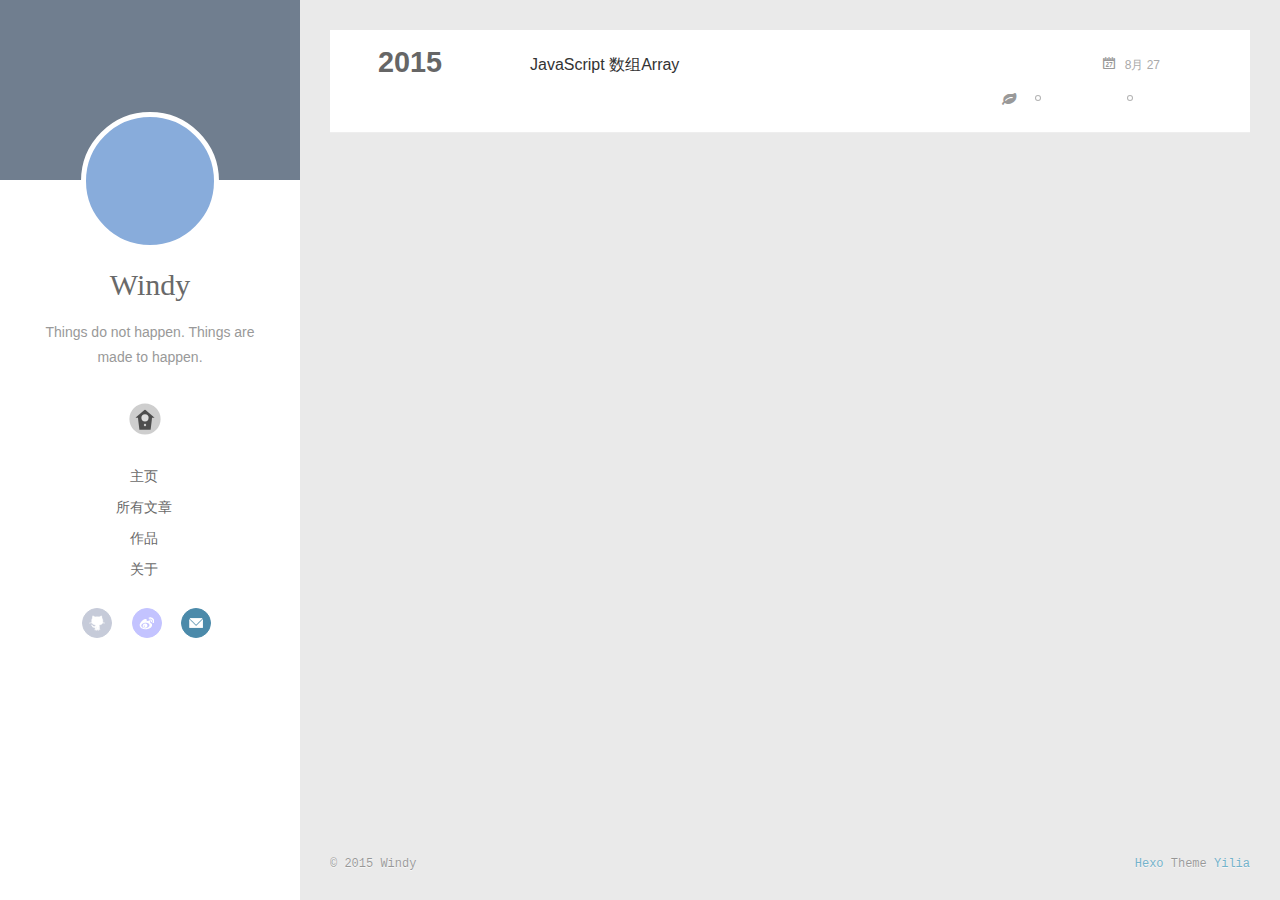
<file: tags/Javascript/index.html>
<!DOCTYPE html>
<html>
<head>
  <meta charset="utf-8">
  
  <title>Tag: JavaScript | Windy&#39;s blog</title>
  <meta name="viewport" content="width=device-width, initial-scale=1, maximum-scale=1">
  <meta name="description" content="web前端|hexo 博客|github">
<meta property="og:type" content="website">
<meta property="og:title" content="Windy's blog">
<meta property="og:url" content="http://fengli632.github.io/tags/JavaScript/index.html">
<meta property="og:site_name" content="Windy's blog">
<meta property="og:description" content="web前端|hexo 博客|github">
<meta name="twitter:card" content="summary">
<meta name="twitter:title" content="Windy's blog">
<meta name="twitter:description" content="web前端|hexo 博客|github">
  
    <link rel="alternative" href="/atom.xml" title="Windy&#39;s blog" type="application/atom+xml">
  
  
    <link rel="icon" href="/favicon.png">
  
  <link rel="stylesheet" href="/css/style.css" type="text/css">
</head>
<body>
  <div id="container">
    <div class="left-col">
    <div class="overlay"></div>
<div class="intrude-less">
	<header id="header" class="inner">
		<a href="/" class="profilepic">
			
			<img lazy-src="http://7xk9uj.com1.z0.glb.clouddn.com/15-7-9/98457641.jpg" class="js-avatar">
			
		</a>

		<hgroup>
		  <h1 class="header-author"><a href="/">Windy</a></h1>
		</hgroup>

		
		<p class="header-subtitle">Things do not happen. Things are made to happen.</p>
		

		
			<div class="switch-btn">
				<div class="icon">
					<div class="icon-ctn">
						<div class="icon-wrap icon-house" data-idx="0">
							<div class="birdhouse"></div>
							<div class="birdhouse_holes"></div>
						</div>
						<div class="icon-wrap icon-ribbon hide" data-idx="1">
							<div class="ribbon"></div>
						</div>
						
						
						<div class="icon-wrap icon-me hide" data-idx="3">
							<div class="user"></div>
							<div class="shoulder"></div>
						</div>
						
					</div>
					
				</div>
				<div class="tips-box hide">
					<div class="tips-arrow"></div>
					<ul class="tips-inner">
						<li>菜单</li>
						<li>标签</li>
						
						
						<li>关于我</li>
						
					</ul>
				</div>
			</div>
		

		<div class="switch-area">
			<div class="switch-wrap">
				<section class="switch-part switch-part1">
					<nav class="header-menu">
						<ul>
						
							<li><a href="/">主页</a></li>
				        
							<li><a href="/archives">所有文章</a></li>
				        
							<li><a href="/tags/作品">作品</a></li>
				        
							<li><a href="/">关于</a></li>
				        
						</ul>
					</nav>
					<nav class="header-nav">
						<div class="social">
							
								<a class="github" target="_blank" href="https://github.com/fengli632" title="github">github</a>
					        
								<a class="weibo" target="_blank" href="/#" title="weibo">weibo</a>
					        
								<a class="mail" target="_blank" href="/lifeng632@163.com" title="mail">mail</a>
					        
						</div>
					</nav>
				</section>
				
				
				<section class="switch-part switch-part2">
					<div class="widget tagcloud" id="js-tagcloud">
						<a href="/tags/JavaScript/" style="font-size: 10px;">JavaScript</a> <a href="/tags/Javascript/" style="font-size: 10px;">Javascript</a> <a href="/tags/hexo/" style="font-size: 10px;">hexo</a> <a href="/tags/前端/" style="font-size: 20px;">前端</a> <a href="/tags/随笔/" style="font-size: 10px;">随笔</a>
					</div>
				</section>
				
				
				

				
				
				<section class="switch-part switch-part3">
				
					<div id="js-aboutme">我是谁，我从哪里来，我到哪里去？</div>
				</section>
				
			</div>
		</div>
	</header>				
</div>
    </div>
    <div class="mid-col">
      <nav id="mobile-nav">
  	<div class="overlay">
  		<div class="slider-trigger"></div>
  		<h1 class="header-author js-mobile-header hide">Windy</h1>
  	</div>
	<div class="intrude-less">
		<header id="header" class="inner">
			<div class="profilepic">
				<img lazy-src="http://7xk9uj.com1.z0.glb.clouddn.com/15-7-9/98457641.jpg" class="js-avatar">
			</div>
			<hgroup>
			  <h1 class="header-author">Windy</h1>
			</hgroup>
			
			<p class="header-subtitle">Things do not happen. Things are made to happen.</p>
			
			<nav class="header-menu">
				<ul>
				
					<li><a href="/">主页</a></li>
		        
					<li><a href="/archives">所有文章</a></li>
		        
					<li><a href="/tags/作品">作品</a></li>
		        
					<li><a href="/">关于</a></li>
		        
		        <div class="clearfix"></div>
				</ul>
			</nav>
			<nav class="header-nav">
				<div class="social">
					
						<a class="github" target="_blank" href="https://github.com/fengli632" title="github">github</a>
			        
						<a class="weibo" target="_blank" href="/#" title="weibo">weibo</a>
			        
						<a class="mail" target="_blank" href="/lifeng632@163.com" title="mail">mail</a>
			        
				</div>
			</nav>
		</header>				
	</div>
</nav>
      <div class="body-wrap">
  
  
    
    
      
      
      <section class="archives-wrap">
        <div class="archive-year-wrap">
          <a href="/archives/2015" class="archive-year">2015</a>
        </div>
        <div class="archives">
    
    <article class="archive-article archive-type-post">
  <div class="archive-article-inner">
    <header class="archive-article-header">
      	<div class="article-meta">
	      	<a href="/2015/08/27/JavaScript 数组Array相关笔记/" class="archive-article-date">
  	<time datetime="2015-08-27T10:09:12.000Z" itemprop="datePublished">8月 27</time>
</a>
        </div>
    	 
  
    <h1 itemprop="name">
      <a class="archive-article-title" href="/2015/08/27/JavaScript 数组Array相关笔记/">JavaScript 数组Array</a>
    </h1>
  

        <div class="article-info info-on-right">
          
	<div class="article-tag tagcloud">
		<ul class="article-tag-list"><li class="article-tag-list-item"><a class="article-tag-list-link" href="/tags/JavaScript/">JavaScript</a></li><li class="article-tag-list-item"><a class="article-tag-list-link" href="/tags/前端/">前端</a></li></ul>
	</div>

          

        </div>
        <div class="clearfix"></div>
    </header>
  </div>
</article>
  
  
    </div></section>
  

    

</div>
      <footer id="footer">
  <div class="outer">
    <div id="footer-info">
    	<div class="footer-left">
    		&copy; 2015 Windy
    	</div>
      	<div class="footer-right">
      		<a href="http://hexo.io/" target="_blank">Hexo</a>  Theme <a href="https://github.com/litten/hexo-theme-yilia" target="_blank">Yilia</a>
      	</div>
    </div>
  </div>
</footer>
    </div>
    
  <link rel="stylesheet" href="/fancybox/jquery.fancybox.css" type="text/css">


<script>
	var yiliaConfig = {
		fancybox: true,
		mathjax: true,
		animate: true,
		isHome: false,
		isPost: false,
		isArchive: false,
		isTag: true,
		isCategory: false,
		open_in_new: false
	}
</script>
<script src="http://7.url.cn/edu/jslib/comb/require-2.1.6,jquery-1.9.1.min.js" type="text/javascript"></script>
<script src="/js/main.js" type="text/javascript"></script>






<script type="text/x-mathjax-config">
MathJax.Hub.Config({
    tex2jax: {
        inlineMath: [ ['$','$'], ["\\(","\\)"]  ],
        processEscapes: true,
        skipTags: ['script', 'noscript', 'style', 'textarea', 'pre', 'code']
    }
});

MathJax.Hub.Queue(function() {
    var all = MathJax.Hub.getAllJax(), i;
    for(i=0; i < all.length; i += 1) {
        all[i].SourceElement().parentNode.className += ' has-jax';                 
    }       
});
</script>

<script type="text/javascript" src="http://cdn.mathjax.org/mathjax/latest/MathJax.js?config=TeX-AMS-MML_HTMLorMML">
</script>


  </div>
</body>
</html>
</file>
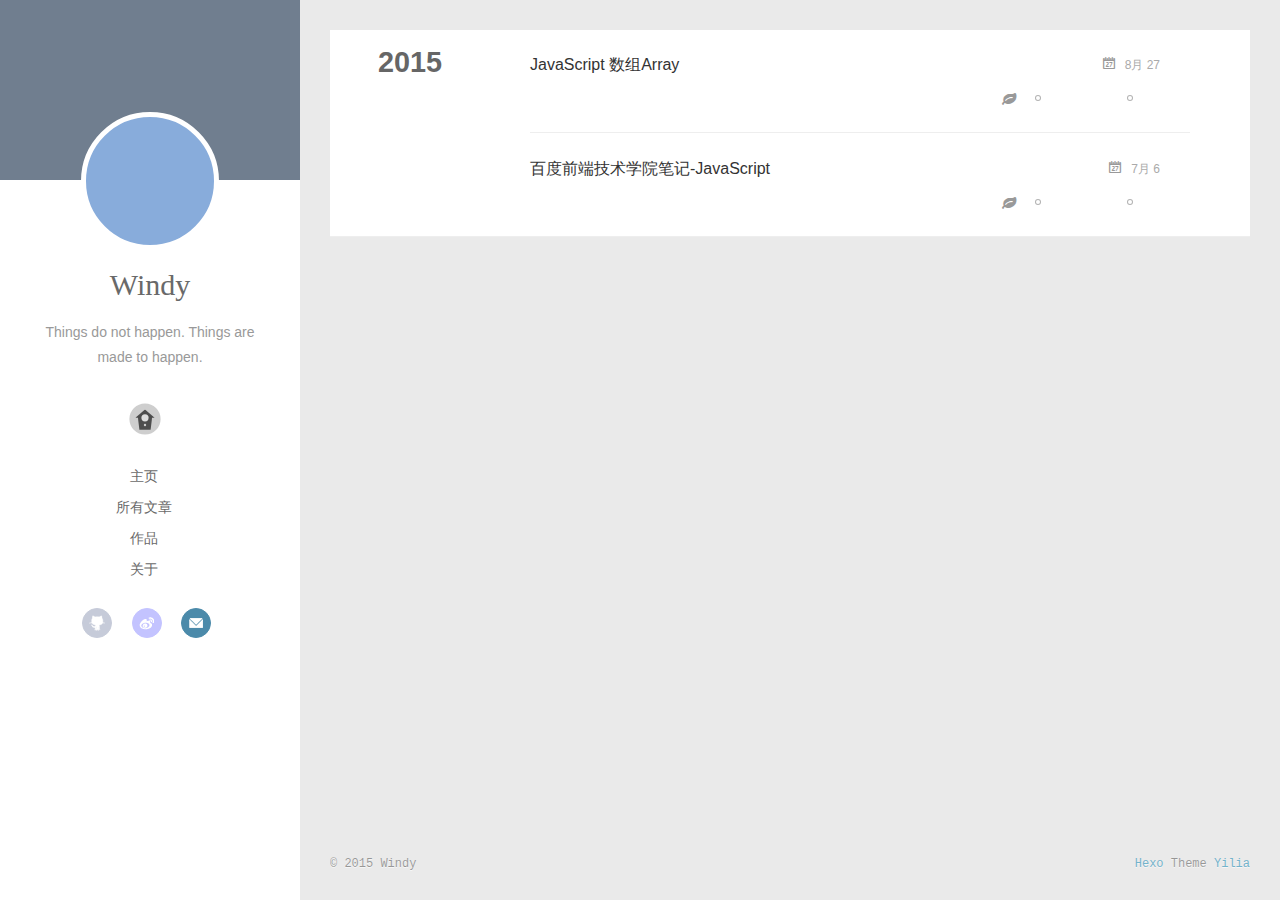
<file: tags/前端/index.html>
<!DOCTYPE html>
<html>
<head>
  <meta charset="utf-8">
  
  <title>Tag: 前端 | Windy&#39;s blog</title>
  <meta name="viewport" content="width=device-width, initial-scale=1, maximum-scale=1">
  <meta name="description" content="web前端|hexo 博客|github">
<meta property="og:type" content="website">
<meta property="og:title" content="Windy's blog">
<meta property="og:url" content="http://fengli632.github.io/tags/前端/index.html">
<meta property="og:site_name" content="Windy's blog">
<meta property="og:description" content="web前端|hexo 博客|github">
<meta name="twitter:card" content="summary">
<meta name="twitter:title" content="Windy's blog">
<meta name="twitter:description" content="web前端|hexo 博客|github">
  
    <link rel="alternative" href="/atom.xml" title="Windy&#39;s blog" type="application/atom+xml">
  
  
    <link rel="icon" href="/favicon.png">
  
  <link rel="stylesheet" href="/css/style.css" type="text/css">
</head>
<body>
  <div id="container">
    <div class="left-col">
    <div class="overlay"></div>
<div class="intrude-less">
	<header id="header" class="inner">
		<a href="/" class="profilepic">
			
			<img lazy-src="http://7xk9uj.com1.z0.glb.clouddn.com/15-7-9/98457641.jpg" class="js-avatar">
			
		</a>

		<hgroup>
		  <h1 class="header-author"><a href="/">Windy</a></h1>
		</hgroup>

		
		<p class="header-subtitle">Things do not happen. Things are made to happen.</p>
		

		
			<div class="switch-btn">
				<div class="icon">
					<div class="icon-ctn">
						<div class="icon-wrap icon-house" data-idx="0">
							<div class="birdhouse"></div>
							<div class="birdhouse_holes"></div>
						</div>
						<div class="icon-wrap icon-ribbon hide" data-idx="1">
							<div class="ribbon"></div>
						</div>
						
						
						<div class="icon-wrap icon-me hide" data-idx="3">
							<div class="user"></div>
							<div class="shoulder"></div>
						</div>
						
					</div>
					
				</div>
				<div class="tips-box hide">
					<div class="tips-arrow"></div>
					<ul class="tips-inner">
						<li>菜单</li>
						<li>标签</li>
						
						
						<li>关于我</li>
						
					</ul>
				</div>
			</div>
		

		<div class="switch-area">
			<div class="switch-wrap">
				<section class="switch-part switch-part1">
					<nav class="header-menu">
						<ul>
						
							<li><a href="/">主页</a></li>
				        
							<li><a href="/archives">所有文章</a></li>
				        
							<li><a href="/tags/作品">作品</a></li>
				        
							<li><a href="/">关于</a></li>
				        
						</ul>
					</nav>
					<nav class="header-nav">
						<div class="social">
							
								<a class="github" target="_blank" href="https://github.com/fengli632" title="github">github</a>
					        
								<a class="weibo" target="_blank" href="/#" title="weibo">weibo</a>
					        
								<a class="mail" target="_blank" href="/lifeng632@163.com" title="mail">mail</a>
					        
						</div>
					</nav>
				</section>
				
				
				<section class="switch-part switch-part2">
					<div class="widget tagcloud" id="js-tagcloud">
						<a href="/tags/JavaScript/" style="font-size: 10px;">JavaScript</a> <a href="/tags/Javascript/" style="font-size: 10px;">Javascript</a> <a href="/tags/hexo/" style="font-size: 10px;">hexo</a> <a href="/tags/前端/" style="font-size: 20px;">前端</a> <a href="/tags/随笔/" style="font-size: 10px;">随笔</a>
					</div>
				</section>
				
				
				

				
				
				<section class="switch-part switch-part3">
				
					<div id="js-aboutme">我是谁，我从哪里来，我到哪里去？</div>
				</section>
				
			</div>
		</div>
	</header>				
</div>
    </div>
    <div class="mid-col">
      <nav id="mobile-nav">
  	<div class="overlay">
  		<div class="slider-trigger"></div>
  		<h1 class="header-author js-mobile-header hide">Windy</h1>
  	</div>
	<div class="intrude-less">
		<header id="header" class="inner">
			<div class="profilepic">
				<img lazy-src="http://7xk9uj.com1.z0.glb.clouddn.com/15-7-9/98457641.jpg" class="js-avatar">
			</div>
			<hgroup>
			  <h1 class="header-author">Windy</h1>
			</hgroup>
			
			<p class="header-subtitle">Things do not happen. Things are made to happen.</p>
			
			<nav class="header-menu">
				<ul>
				
					<li><a href="/">主页</a></li>
		        
					<li><a href="/archives">所有文章</a></li>
		        
					<li><a href="/tags/作品">作品</a></li>
		        
					<li><a href="/">关于</a></li>
		        
		        <div class="clearfix"></div>
				</ul>
			</nav>
			<nav class="header-nav">
				<div class="social">
					
						<a class="github" target="_blank" href="https://github.com/fengli632" title="github">github</a>
			        
						<a class="weibo" target="_blank" href="/#" title="weibo">weibo</a>
			        
						<a class="mail" target="_blank" href="/lifeng632@163.com" title="mail">mail</a>
			        
				</div>
			</nav>
		</header>				
	</div>
</nav>
      <div class="body-wrap">
  
  
    
    
      
      
      <section class="archives-wrap">
        <div class="archive-year-wrap">
          <a href="/archives/2015" class="archive-year">2015</a>
        </div>
        <div class="archives">
    
    <article class="archive-article archive-type-post">
  <div class="archive-article-inner">
    <header class="archive-article-header">
      	<div class="article-meta">
	      	<a href="/2015/08/27/JavaScript 数组Array相关笔记/" class="archive-article-date">
  	<time datetime="2015-08-27T10:09:12.000Z" itemprop="datePublished">8月 27</time>
</a>
        </div>
    	 
  
    <h1 itemprop="name">
      <a class="archive-article-title" href="/2015/08/27/JavaScript 数组Array相关笔记/">JavaScript 数组Array</a>
    </h1>
  

        <div class="article-info info-on-right">
          
	<div class="article-tag tagcloud">
		<ul class="article-tag-list"><li class="article-tag-list-item"><a class="article-tag-list-link" href="/tags/JavaScript/">JavaScript</a></li><li class="article-tag-list-item"><a class="article-tag-list-link" href="/tags/前端/">前端</a></li></ul>
	</div>

          

        </div>
        <div class="clearfix"></div>
    </header>
  </div>
</article>
  
    
    
    <article class="archive-article archive-type-post">
  <div class="archive-article-inner">
    <header class="archive-article-header">
      	<div class="article-meta">
	      	<a href="/2015/07/06/ife-js/" class="archive-article-date">
  	<time datetime="2015-07-06T05:09:19.000Z" itemprop="datePublished">7月 6</time>
</a>
        </div>
    	 
  
    <h1 itemprop="name">
      <a class="archive-article-title" href="/2015/07/06/ife-js/">百度前端技术学院笔记-JavaScript</a>
    </h1>
  

        <div class="article-info info-on-right">
          
	<div class="article-tag tagcloud">
		<ul class="article-tag-list"><li class="article-tag-list-item"><a class="article-tag-list-link" href="/tags/Javascript/">Javascript</a></li><li class="article-tag-list-item"><a class="article-tag-list-link" href="/tags/前端/">前端</a></li></ul>
	</div>

          

        </div>
        <div class="clearfix"></div>
    </header>
  </div>
</article>
  
  
    </div></section>
  

    

</div>
      <footer id="footer">
  <div class="outer">
    <div id="footer-info">
    	<div class="footer-left">
    		&copy; 2015 Windy
    	</div>
      	<div class="footer-right">
      		<a href="http://hexo.io/" target="_blank">Hexo</a>  Theme <a href="https://github.com/litten/hexo-theme-yilia" target="_blank">Yilia</a>
      	</div>
    </div>
  </div>
</footer>
    </div>
    
  <link rel="stylesheet" href="/fancybox/jquery.fancybox.css" type="text/css">


<script>
	var yiliaConfig = {
		fancybox: true,
		mathjax: true,
		animate: true,
		isHome: false,
		isPost: false,
		isArchive: false,
		isTag: true,
		isCategory: false,
		open_in_new: false
	}
</script>
<script src="http://7.url.cn/edu/jslib/comb/require-2.1.6,jquery-1.9.1.min.js" type="text/javascript"></script>
<script src="/js/main.js" type="text/javascript"></script>






<script type="text/x-mathjax-config">
MathJax.Hub.Config({
    tex2jax: {
        inlineMath: [ ['$','$'], ["\\(","\\)"]  ],
        processEscapes: true,
        skipTags: ['script', 'noscript', 'style', 'textarea', 'pre', 'code']
    }
});

MathJax.Hub.Queue(function() {
    var all = MathJax.Hub.getAllJax(), i;
    for(i=0; i < all.length; i += 1) {
        all[i].SourceElement().parentNode.className += ' has-jax';                 
    }       
});
</script>

<script type="text/javascript" src="http://cdn.mathjax.org/mathjax/latest/MathJax.js?config=TeX-AMS-MML_HTMLorMML">
</script>


  </div>
</body>
</html>
</file>
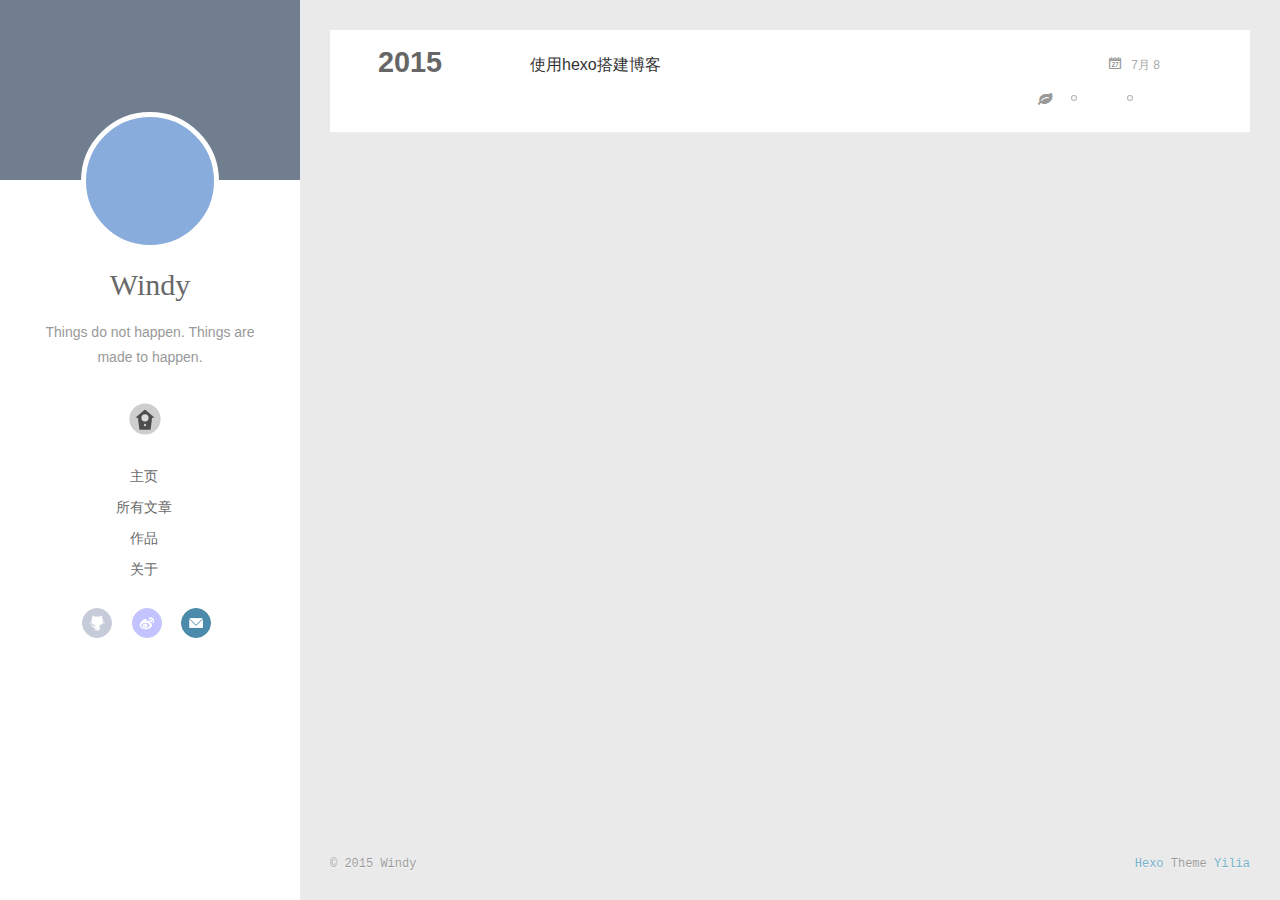
<file: tags/随笔/index.html>
<!DOCTYPE html>
<html>
<head>
  <meta charset="utf-8">
  
  <title>Tag: 随笔 | Windy&#39;s blog</title>
  <meta name="viewport" content="width=device-width, initial-scale=1, maximum-scale=1">
  <meta name="description" content="web前端|hexo 博客|github">
<meta property="og:type" content="website">
<meta property="og:title" content="Windy's blog">
<meta property="og:url" content="http://fengli632.github.io/tags/随笔/index.html">
<meta property="og:site_name" content="Windy's blog">
<meta property="og:description" content="web前端|hexo 博客|github">
<meta name="twitter:card" content="summary">
<meta name="twitter:title" content="Windy's blog">
<meta name="twitter:description" content="web前端|hexo 博客|github">
  
    <link rel="alternative" href="/atom.xml" title="Windy&#39;s blog" type="application/atom+xml">
  
  
    <link rel="icon" href="/favicon.png">
  
  <link rel="stylesheet" href="/css/style.css" type="text/css">
</head>
<body>
  <div id="container">
    <div class="left-col">
    <div class="overlay"></div>
<div class="intrude-less">
	<header id="header" class="inner">
		<a href="/" class="profilepic">
			
			<img lazy-src="http://7xk9uj.com1.z0.glb.clouddn.com/15-7-9/98457641.jpg" class="js-avatar">
			
		</a>

		<hgroup>
		  <h1 class="header-author"><a href="/">Windy</a></h1>
		</hgroup>

		
		<p class="header-subtitle">Things do not happen. Things are made to happen.</p>
		

		
			<div class="switch-btn">
				<div class="icon">
					<div class="icon-ctn">
						<div class="icon-wrap icon-house" data-idx="0">
							<div class="birdhouse"></div>
							<div class="birdhouse_holes"></div>
						</div>
						<div class="icon-wrap icon-ribbon hide" data-idx="1">
							<div class="ribbon"></div>
						</div>
						
						
						<div class="icon-wrap icon-me hide" data-idx="3">
							<div class="user"></div>
							<div class="shoulder"></div>
						</div>
						
					</div>
					
				</div>
				<div class="tips-box hide">
					<div class="tips-arrow"></div>
					<ul class="tips-inner">
						<li>菜单</li>
						<li>标签</li>
						
						
						<li>关于我</li>
						
					</ul>
				</div>
			</div>
		

		<div class="switch-area">
			<div class="switch-wrap">
				<section class="switch-part switch-part1">
					<nav class="header-menu">
						<ul>
						
							<li><a href="/">主页</a></li>
				        
							<li><a href="/archives">所有文章</a></li>
				        
							<li><a href="/tags/作品">作品</a></li>
				        
							<li><a href="/">关于</a></li>
				        
						</ul>
					</nav>
					<nav class="header-nav">
						<div class="social">
							
								<a class="github" target="_blank" href="https://github.com/fengli632" title="github">github</a>
					        
								<a class="weibo" target="_blank" href="/#" title="weibo">weibo</a>
					        
								<a class="mail" target="_blank" href="/lifeng632@163.com" title="mail">mail</a>
					        
						</div>
					</nav>
				</section>
				
				
				<section class="switch-part switch-part2">
					<div class="widget tagcloud" id="js-tagcloud">
						<a href="/tags/JavaScript/" style="font-size: 10px;">JavaScript</a> <a href="/tags/Javascript/" style="font-size: 10px;">Javascript</a> <a href="/tags/hexo/" style="font-size: 10px;">hexo</a> <a href="/tags/前端/" style="font-size: 20px;">前端</a> <a href="/tags/随笔/" style="font-size: 10px;">随笔</a>
					</div>
				</section>
				
				
				

				
				
				<section class="switch-part switch-part3">
				
					<div id="js-aboutme">我是谁，我从哪里来，我到哪里去？</div>
				</section>
				
			</div>
		</div>
	</header>				
</div>
    </div>
    <div class="mid-col">
      <nav id="mobile-nav">
  	<div class="overlay">
  		<div class="slider-trigger"></div>
  		<h1 class="header-author js-mobile-header hide">Windy</h1>
  	</div>
	<div class="intrude-less">
		<header id="header" class="inner">
			<div class="profilepic">
				<img lazy-src="http://7xk9uj.com1.z0.glb.clouddn.com/15-7-9/98457641.jpg" class="js-avatar">
			</div>
			<hgroup>
			  <h1 class="header-author">Windy</h1>
			</hgroup>
			
			<p class="header-subtitle">Things do not happen. Things are made to happen.</p>
			
			<nav class="header-menu">
				<ul>
				
					<li><a href="/">主页</a></li>
		        
					<li><a href="/archives">所有文章</a></li>
		        
					<li><a href="/tags/作品">作品</a></li>
		        
					<li><a href="/">关于</a></li>
		        
		        <div class="clearfix"></div>
				</ul>
			</nav>
			<nav class="header-nav">
				<div class="social">
					
						<a class="github" target="_blank" href="https://github.com/fengli632" title="github">github</a>
			        
						<a class="weibo" target="_blank" href="/#" title="weibo">weibo</a>
			        
						<a class="mail" target="_blank" href="/lifeng632@163.com" title="mail">mail</a>
			        
				</div>
			</nav>
		</header>				
	</div>
</nav>
      <div class="body-wrap">
  
  
    
    
      
      
      <section class="archives-wrap">
        <div class="archive-year-wrap">
          <a href="/archives/2015" class="archive-year">2015</a>
        </div>
        <div class="archives">
    
    <article class="archive-article archive-type-post">
  <div class="archive-article-inner">
    <header class="archive-article-header">
      	<div class="article-meta">
	      	<a href="/2015/07/08/my-new-post/" class="archive-article-date">
  	<time datetime="2015-07-08T02:57:43.000Z" itemprop="datePublished">7月 8</time>
</a>
        </div>
    	 
  
    <h1 itemprop="name">
      <a class="archive-article-title" href="/2015/07/08/my-new-post/">使用hexo搭建博客</a>
    </h1>
  

        <div class="article-info info-on-right">
          
	<div class="article-tag tagcloud">
		<ul class="article-tag-list"><li class="article-tag-list-item"><a class="article-tag-list-link" href="/tags/hexo/">hexo</a></li><li class="article-tag-list-item"><a class="article-tag-list-link" href="/tags/随笔/">随笔</a></li></ul>
	</div>

          

        </div>
        <div class="clearfix"></div>
    </header>
  </div>
</article>
  
  
    </div></section>
  

    

</div>
      <footer id="footer">
  <div class="outer">
    <div id="footer-info">
    	<div class="footer-left">
    		&copy; 2015 Windy
    	</div>
      	<div class="footer-right">
      		<a href="http://hexo.io/" target="_blank">Hexo</a>  Theme <a href="https://github.com/litten/hexo-theme-yilia" target="_blank">Yilia</a>
      	</div>
    </div>
  </div>
</footer>
    </div>
    
  <link rel="stylesheet" href="/fancybox/jquery.fancybox.css" type="text/css">


<script>
	var yiliaConfig = {
		fancybox: true,
		mathjax: true,
		animate: true,
		isHome: false,
		isPost: false,
		isArchive: false,
		isTag: true,
		isCategory: false,
		open_in_new: false
	}
</script>
<script src="http://7.url.cn/edu/jslib/comb/require-2.1.6,jquery-1.9.1.min.js" type="text/javascript"></script>
<script src="/js/main.js" type="text/javascript"></script>






<script type="text/x-mathjax-config">
MathJax.Hub.Config({
    tex2jax: {
        inlineMath: [ ['$','$'], ["\\(","\\)"]  ],
        processEscapes: true,
        skipTags: ['script', 'noscript', 'style', 'textarea', 'pre', 'code']
    }
});

MathJax.Hub.Queue(function() {
    var all = MathJax.Hub.getAllJax(), i;
    for(i=0; i < all.length; i += 1) {
        all[i].SourceElement().parentNode.className += ' has-jax';                 
    }       
});
</script>

<script type="text/javascript" src="http://cdn.mathjax.org/mathjax/latest/MathJax.js?config=TeX-AMS-MML_HTMLorMML">
</script>


  </div>
</body>
</html>
</file>
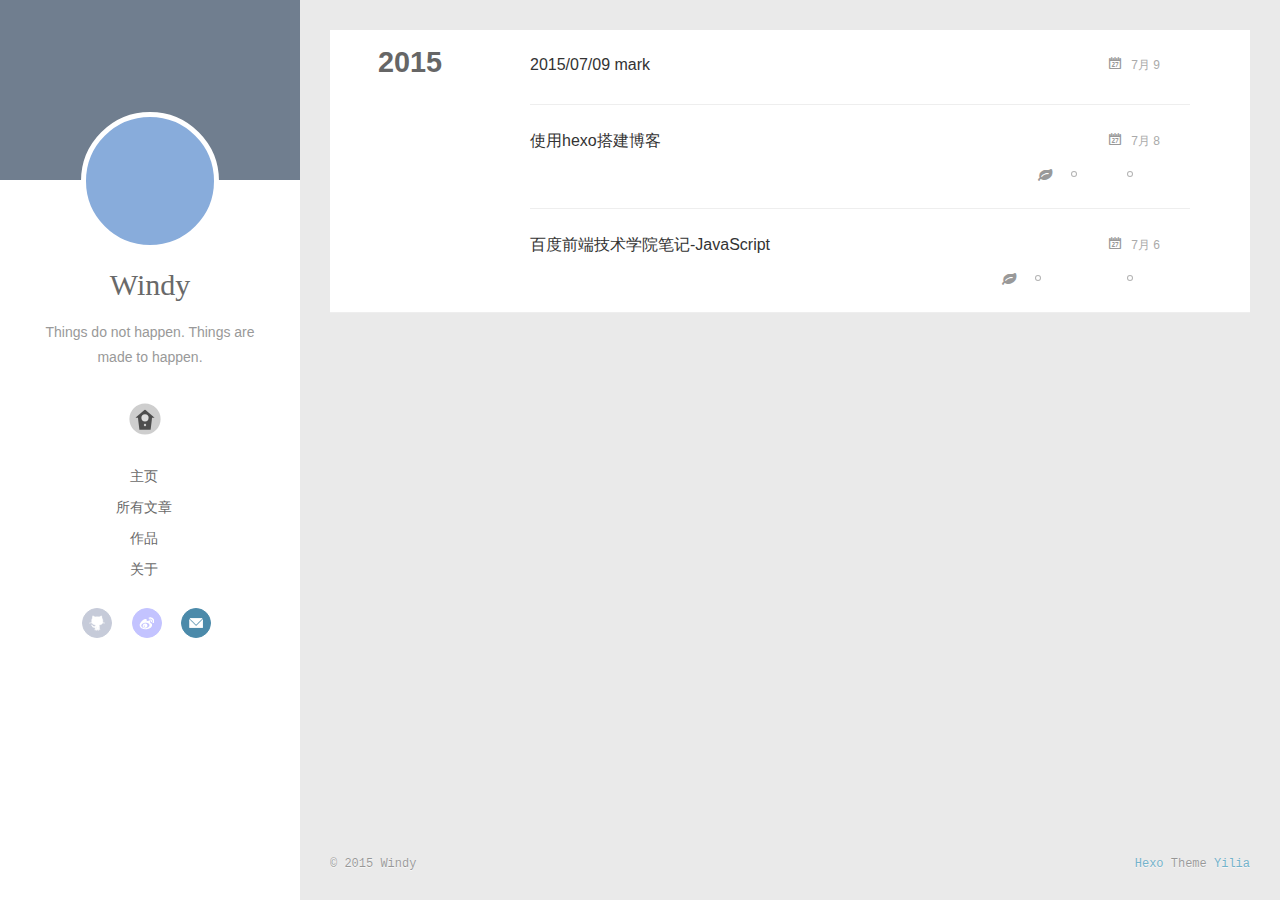
<file: archives/2015/07/index.html>
<!DOCTYPE html>
<html>
<head>
  <meta charset="utf-8">
  
  <title>Archives: 2015/7 | Windy&#39;s blog</title>
  <meta name="viewport" content="width=device-width, initial-scale=1, maximum-scale=1">
  <meta name="description" content="web前端|hexo 博客|github">
<meta property="og:type" content="website">
<meta property="og:title" content="Windy's blog">
<meta property="og:url" content="http://fengli632.github.io/archives/2015/07/index.html">
<meta property="og:site_name" content="Windy's blog">
<meta property="og:description" content="web前端|hexo 博客|github">
<meta name="twitter:card" content="summary">
<meta name="twitter:title" content="Windy's blog">
<meta name="twitter:description" content="web前端|hexo 博客|github">
  
    <link rel="alternative" href="/atom.xml" title="Windy&#39;s blog" type="application/atom+xml">
  
  
    <link rel="icon" href="/favicon.png">
  
  <link rel="stylesheet" href="/css/style.css" type="text/css">
</head>
<body>
  <div id="container">
    <div class="left-col">
    <div class="overlay"></div>
<div class="intrude-less">
	<header id="header" class="inner">
		<a href="/" class="profilepic">
			
			<img lazy-src="http://7xk9uj.com1.z0.glb.clouddn.com/15-7-9/98457641.jpg" class="js-avatar">
			
		</a>

		<hgroup>
		  <h1 class="header-author"><a href="/">Windy</a></h1>
		</hgroup>

		
		<p class="header-subtitle">Things do not happen. Things are made to happen.</p>
		

		
			<div class="switch-btn">
				<div class="icon">
					<div class="icon-ctn">
						<div class="icon-wrap icon-house" data-idx="0">
							<div class="birdhouse"></div>
							<div class="birdhouse_holes"></div>
						</div>
						<div class="icon-wrap icon-ribbon hide" data-idx="1">
							<div class="ribbon"></div>
						</div>
						
						
						<div class="icon-wrap icon-me hide" data-idx="3">
							<div class="user"></div>
							<div class="shoulder"></div>
						</div>
						
					</div>
					
				</div>
				<div class="tips-box hide">
					<div class="tips-arrow"></div>
					<ul class="tips-inner">
						<li>菜单</li>
						<li>标签</li>
						
						
						<li>关于我</li>
						
					</ul>
				</div>
			</div>
		

		<div class="switch-area">
			<div class="switch-wrap">
				<section class="switch-part switch-part1">
					<nav class="header-menu">
						<ul>
						
							<li><a href="/">主页</a></li>
				        
							<li><a href="/archives">所有文章</a></li>
				        
							<li><a href="/tags/作品">作品</a></li>
				        
							<li><a href="/">关于</a></li>
				        
						</ul>
					</nav>
					<nav class="header-nav">
						<div class="social">
							
								<a class="github" target="_blank" href="https://github.com/fengli632" title="github">github</a>
					        
								<a class="weibo" target="_blank" href="/#" title="weibo">weibo</a>
					        
								<a class="mail" target="_blank" href="/lifeng632@163.com" title="mail">mail</a>
					        
						</div>
					</nav>
				</section>
				
				
				<section class="switch-part switch-part2">
					<div class="widget tagcloud" id="js-tagcloud">
						<a href="/tags/JavaScript/" style="font-size: 10px;">JavaScript</a> <a href="/tags/Javascript/" style="font-size: 10px;">Javascript</a> <a href="/tags/hexo/" style="font-size: 10px;">hexo</a> <a href="/tags/前端/" style="font-size: 20px;">前端</a> <a href="/tags/随笔/" style="font-size: 10px;">随笔</a>
					</div>
				</section>
				
				
				

				
				
				<section class="switch-part switch-part3">
				
					<div id="js-aboutme">我是谁，我从哪里来，我到哪里去？</div>
				</section>
				
			</div>
		</div>
	</header>				
</div>
    </div>
    <div class="mid-col">
      <nav id="mobile-nav">
  	<div class="overlay">
  		<div class="slider-trigger"></div>
  		<h1 class="header-author js-mobile-header hide">Windy</h1>
  	</div>
	<div class="intrude-less">
		<header id="header" class="inner">
			<div class="profilepic">
				<img lazy-src="http://7xk9uj.com1.z0.glb.clouddn.com/15-7-9/98457641.jpg" class="js-avatar">
			</div>
			<hgroup>
			  <h1 class="header-author">Windy</h1>
			</hgroup>
			
			<p class="header-subtitle">Things do not happen. Things are made to happen.</p>
			
			<nav class="header-menu">
				<ul>
				
					<li><a href="/">主页</a></li>
		        
					<li><a href="/archives">所有文章</a></li>
		        
					<li><a href="/tags/作品">作品</a></li>
		        
					<li><a href="/">关于</a></li>
		        
		        <div class="clearfix"></div>
				</ul>
			</nav>
			<nav class="header-nav">
				<div class="social">
					
						<a class="github" target="_blank" href="https://github.com/fengli632" title="github">github</a>
			        
						<a class="weibo" target="_blank" href="/#" title="weibo">weibo</a>
			        
						<a class="mail" target="_blank" href="/lifeng632@163.com" title="mail">mail</a>
			        
				</div>
			</nav>
		</header>				
	</div>
</nav>
      <div class="body-wrap">
  
  
    
    
      
      
      <section class="archives-wrap">
        <div class="archive-year-wrap">
          <a href="/archives/2015" class="archive-year">2015</a>
        </div>
        <div class="archives">
    
    <article class="archive-article archive-type-post">
  <div class="archive-article-inner">
    <header class="archive-article-header">
      	<div class="article-meta">
	      	<a href="/2015/07/09/2015-07-09-note/" class="archive-article-date">
  	<time datetime="2015-07-09T05:09:19.000Z" itemprop="datePublished">7月 9</time>
</a>
        </div>
    	 
  
    <h1 itemprop="name">
      <a class="archive-article-title" href="/2015/07/09/2015-07-09-note/">2015/07/09 mark</a>
    </h1>
  

        <div class="article-info info-on-right">
          
          

        </div>
        <div class="clearfix"></div>
    </header>
  </div>
</article>
  
    
    
    <article class="archive-article archive-type-post">
  <div class="archive-article-inner">
    <header class="archive-article-header">
      	<div class="article-meta">
	      	<a href="/2015/07/08/my-new-post/" class="archive-article-date">
  	<time datetime="2015-07-08T02:57:43.000Z" itemprop="datePublished">7月 8</time>
</a>
        </div>
    	 
  
    <h1 itemprop="name">
      <a class="archive-article-title" href="/2015/07/08/my-new-post/">使用hexo搭建博客</a>
    </h1>
  

        <div class="article-info info-on-right">
          
	<div class="article-tag tagcloud">
		<ul class="article-tag-list"><li class="article-tag-list-item"><a class="article-tag-list-link" href="/tags/hexo/">hexo</a></li><li class="article-tag-list-item"><a class="article-tag-list-link" href="/tags/随笔/">随笔</a></li></ul>
	</div>

          

        </div>
        <div class="clearfix"></div>
    </header>
  </div>
</article>
  
    
    
    <article class="archive-article archive-type-post">
  <div class="archive-article-inner">
    <header class="archive-article-header">
      	<div class="article-meta">
	      	<a href="/2015/07/06/ife-js/" class="archive-article-date">
  	<time datetime="2015-07-06T05:09:19.000Z" itemprop="datePublished">7月 6</time>
</a>
        </div>
    	 
  
    <h1 itemprop="name">
      <a class="archive-article-title" href="/2015/07/06/ife-js/">百度前端技术学院笔记-JavaScript</a>
    </h1>
  

        <div class="article-info info-on-right">
          
	<div class="article-tag tagcloud">
		<ul class="article-tag-list"><li class="article-tag-list-item"><a class="article-tag-list-link" href="/tags/Javascript/">Javascript</a></li><li class="article-tag-list-item"><a class="article-tag-list-link" href="/tags/前端/">前端</a></li></ul>
	</div>

          

        </div>
        <div class="clearfix"></div>
    </header>
  </div>
</article>
  
  
    </div></section>
  

    

</div>
      <footer id="footer">
  <div class="outer">
    <div id="footer-info">
    	<div class="footer-left">
    		&copy; 2015 Windy
    	</div>
      	<div class="footer-right">
      		<a href="http://hexo.io/" target="_blank">Hexo</a>  Theme <a href="https://github.com/litten/hexo-theme-yilia" target="_blank">Yilia</a>
      	</div>
    </div>
  </div>
</footer>
    </div>
    
  <link rel="stylesheet" href="/fancybox/jquery.fancybox.css" type="text/css">


<script>
	var yiliaConfig = {
		fancybox: true,
		mathjax: true,
		animate: true,
		isHome: false,
		isPost: false,
		isArchive: true,
		isTag: false,
		isCategory: false,
		open_in_new: false
	}
</script>
<script src="http://7.url.cn/edu/jslib/comb/require-2.1.6,jquery-1.9.1.min.js" type="text/javascript"></script>
<script src="/js/main.js" type="text/javascript"></script>






<script type="text/x-mathjax-config">
MathJax.Hub.Config({
    tex2jax: {
        inlineMath: [ ['$','$'], ["\\(","\\)"]  ],
        processEscapes: true,
        skipTags: ['script', 'noscript', 'style', 'textarea', 'pre', 'code']
    }
});

MathJax.Hub.Queue(function() {
    var all = MathJax.Hub.getAllJax(), i;
    for(i=0; i < all.length; i += 1) {
        all[i].SourceElement().parentNode.className += ' has-jax';                 
    }       
});
</script>

<script type="text/javascript" src="http://cdn.mathjax.org/mathjax/latest/MathJax.js?config=TeX-AMS-MML_HTMLorMML">
</script>


  </div>
</body>
</html>
</file>
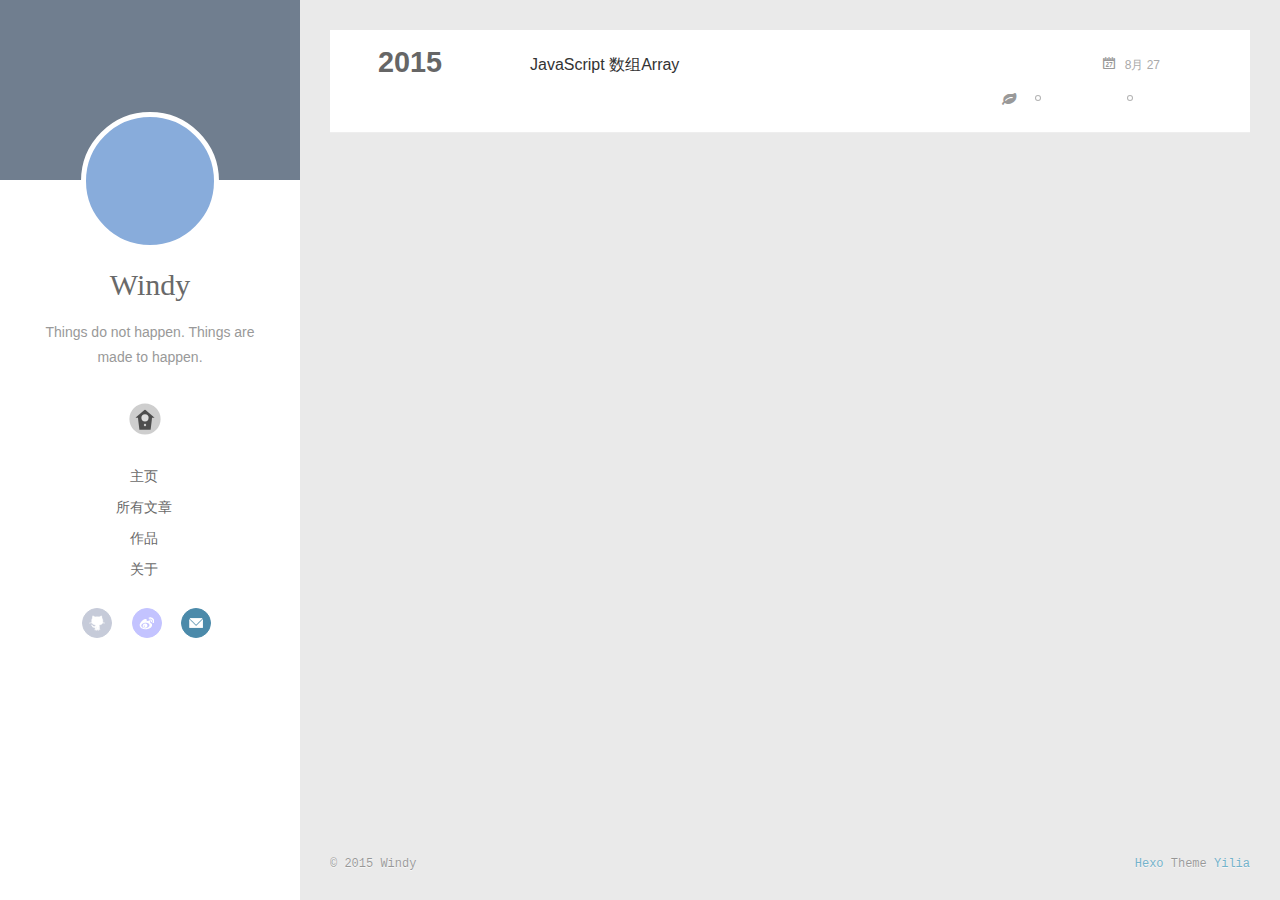
<file: archives/2015/08/index.html>
<!DOCTYPE html>
<html>
<head>
  <meta charset="utf-8">
  
  <title>Archives: 2015/8 | Windy&#39;s blog</title>
  <meta name="viewport" content="width=device-width, initial-scale=1, maximum-scale=1">
  <meta name="description" content="web前端|hexo 博客|github">
<meta property="og:type" content="website">
<meta property="og:title" content="Windy's blog">
<meta property="og:url" content="http://fengli632.github.io/archives/2015/08/index.html">
<meta property="og:site_name" content="Windy's blog">
<meta property="og:description" content="web前端|hexo 博客|github">
<meta name="twitter:card" content="summary">
<meta name="twitter:title" content="Windy's blog">
<meta name="twitter:description" content="web前端|hexo 博客|github">
  
    <link rel="alternative" href="/atom.xml" title="Windy&#39;s blog" type="application/atom+xml">
  
  
    <link rel="icon" href="/favicon.png">
  
  <link rel="stylesheet" href="/css/style.css" type="text/css">
</head>
<body>
  <div id="container">
    <div class="left-col">
    <div class="overlay"></div>
<div class="intrude-less">
	<header id="header" class="inner">
		<a href="/" class="profilepic">
			
			<img lazy-src="http://7xk9uj.com1.z0.glb.clouddn.com/15-7-9/98457641.jpg" class="js-avatar">
			
		</a>

		<hgroup>
		  <h1 class="header-author"><a href="/">Windy</a></h1>
		</hgroup>

		
		<p class="header-subtitle">Things do not happen. Things are made to happen.</p>
		

		
			<div class="switch-btn">
				<div class="icon">
					<div class="icon-ctn">
						<div class="icon-wrap icon-house" data-idx="0">
							<div class="birdhouse"></div>
							<div class="birdhouse_holes"></div>
						</div>
						<div class="icon-wrap icon-ribbon hide" data-idx="1">
							<div class="ribbon"></div>
						</div>
						
						
						<div class="icon-wrap icon-me hide" data-idx="3">
							<div class="user"></div>
							<div class="shoulder"></div>
						</div>
						
					</div>
					
				</div>
				<div class="tips-box hide">
					<div class="tips-arrow"></div>
					<ul class="tips-inner">
						<li>菜单</li>
						<li>标签</li>
						
						
						<li>关于我</li>
						
					</ul>
				</div>
			</div>
		

		<div class="switch-area">
			<div class="switch-wrap">
				<section class="switch-part switch-part1">
					<nav class="header-menu">
						<ul>
						
							<li><a href="/">主页</a></li>
				        
							<li><a href="/archives">所有文章</a></li>
				        
							<li><a href="/tags/作品">作品</a></li>
				        
							<li><a href="/">关于</a></li>
				        
						</ul>
					</nav>
					<nav class="header-nav">
						<div class="social">
							
								<a class="github" target="_blank" href="https://github.com/fengli632" title="github">github</a>
					        
								<a class="weibo" target="_blank" href="/#" title="weibo">weibo</a>
					        
								<a class="mail" target="_blank" href="/lifeng632@163.com" title="mail">mail</a>
					        
						</div>
					</nav>
				</section>
				
				
				<section class="switch-part switch-part2">
					<div class="widget tagcloud" id="js-tagcloud">
						<a href="/tags/JavaScript/" style="font-size: 10px;">JavaScript</a> <a href="/tags/Javascript/" style="font-size: 10px;">Javascript</a> <a href="/tags/hexo/" style="font-size: 10px;">hexo</a> <a href="/tags/前端/" style="font-size: 20px;">前端</a> <a href="/tags/随笔/" style="font-size: 10px;">随笔</a>
					</div>
				</section>
				
				
				

				
				
				<section class="switch-part switch-part3">
				
					<div id="js-aboutme">我是谁，我从哪里来，我到哪里去？</div>
				</section>
				
			</div>
		</div>
	</header>				
</div>
    </div>
    <div class="mid-col">
      <nav id="mobile-nav">
  	<div class="overlay">
  		<div class="slider-trigger"></div>
  		<h1 class="header-author js-mobile-header hide">Windy</h1>
  	</div>
	<div class="intrude-less">
		<header id="header" class="inner">
			<div class="profilepic">
				<img lazy-src="http://7xk9uj.com1.z0.glb.clouddn.com/15-7-9/98457641.jpg" class="js-avatar">
			</div>
			<hgroup>
			  <h1 class="header-author">Windy</h1>
			</hgroup>
			
			<p class="header-subtitle">Things do not happen. Things are made to happen.</p>
			
			<nav class="header-menu">
				<ul>
				
					<li><a href="/">主页</a></li>
		        
					<li><a href="/archives">所有文章</a></li>
		        
					<li><a href="/tags/作品">作品</a></li>
		        
					<li><a href="/">关于</a></li>
		        
		        <div class="clearfix"></div>
				</ul>
			</nav>
			<nav class="header-nav">
				<div class="social">
					
						<a class="github" target="_blank" href="https://github.com/fengli632" title="github">github</a>
			        
						<a class="weibo" target="_blank" href="/#" title="weibo">weibo</a>
			        
						<a class="mail" target="_blank" href="/lifeng632@163.com" title="mail">mail</a>
			        
				</div>
			</nav>
		</header>				
	</div>
</nav>
      <div class="body-wrap">
  
  
    
    
      
      
      <section class="archives-wrap">
        <div class="archive-year-wrap">
          <a href="/archives/2015" class="archive-year">2015</a>
        </div>
        <div class="archives">
    
    <article class="archive-article archive-type-post">
  <div class="archive-article-inner">
    <header class="archive-article-header">
      	<div class="article-meta">
	      	<a href="/2015/08/27/JavaScript 数组Array相关笔记/" class="archive-article-date">
  	<time datetime="2015-08-27T10:09:12.000Z" itemprop="datePublished">8月 27</time>
</a>
        </div>
    	 
  
    <h1 itemprop="name">
      <a class="archive-article-title" href="/2015/08/27/JavaScript 数组Array相关笔记/">JavaScript 数组Array</a>
    </h1>
  

        <div class="article-info info-on-right">
          
	<div class="article-tag tagcloud">
		<ul class="article-tag-list"><li class="article-tag-list-item"><a class="article-tag-list-link" href="/tags/JavaScript/">JavaScript</a></li><li class="article-tag-list-item"><a class="article-tag-list-link" href="/tags/前端/">前端</a></li></ul>
	</div>

          

        </div>
        <div class="clearfix"></div>
    </header>
  </div>
</article>
  
  
    </div></section>
  

    

</div>
      <footer id="footer">
  <div class="outer">
    <div id="footer-info">
    	<div class="footer-left">
    		&copy; 2015 Windy
    	</div>
      	<div class="footer-right">
      		<a href="http://hexo.io/" target="_blank">Hexo</a>  Theme <a href="https://github.com/litten/hexo-theme-yilia" target="_blank">Yilia</a>
      	</div>
    </div>
  </div>
</footer>
    </div>
    
  <link rel="stylesheet" href="/fancybox/jquery.fancybox.css" type="text/css">


<script>
	var yiliaConfig = {
		fancybox: true,
		mathjax: true,
		animate: true,
		isHome: false,
		isPost: false,
		isArchive: true,
		isTag: false,
		isCategory: false,
		open_in_new: false
	}
</script>
<script src="http://7.url.cn/edu/jslib/comb/require-2.1.6,jquery-1.9.1.min.js" type="text/javascript"></script>
<script src="/js/main.js" type="text/javascript"></script>






<script type="text/x-mathjax-config">
MathJax.Hub.Config({
    tex2jax: {
        inlineMath: [ ['$','$'], ["\\(","\\)"]  ],
        processEscapes: true,
        skipTags: ['script', 'noscript', 'style', 'textarea', 'pre', 'code']
    }
});

MathJax.Hub.Queue(function() {
    var all = MathJax.Hub.getAllJax(), i;
    for(i=0; i < all.length; i += 1) {
        all[i].SourceElement().parentNode.className += ' has-jax';                 
    }       
});
</script>

<script type="text/javascript" src="http://cdn.mathjax.org/mathjax/latest/MathJax.js?config=TeX-AMS-MML_HTMLorMML">
</script>


  </div>
</body>
</html>
</file>
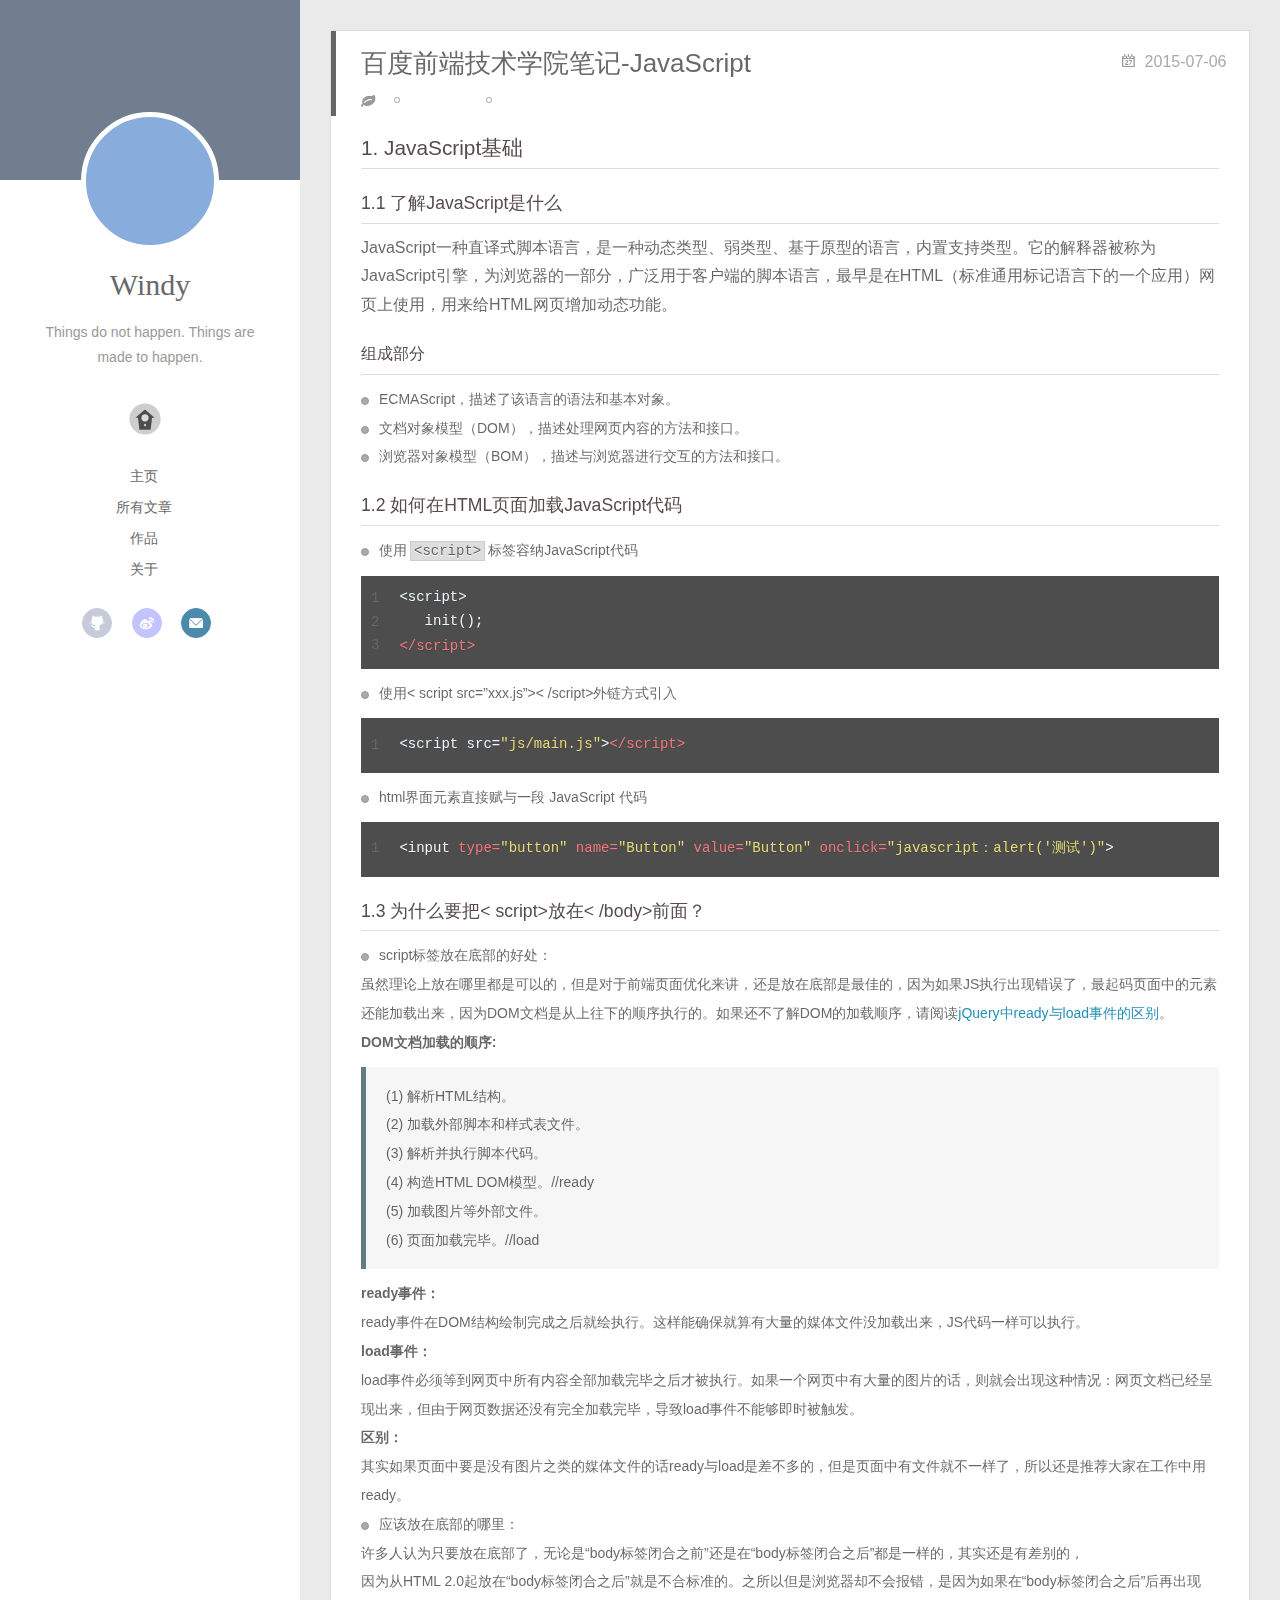
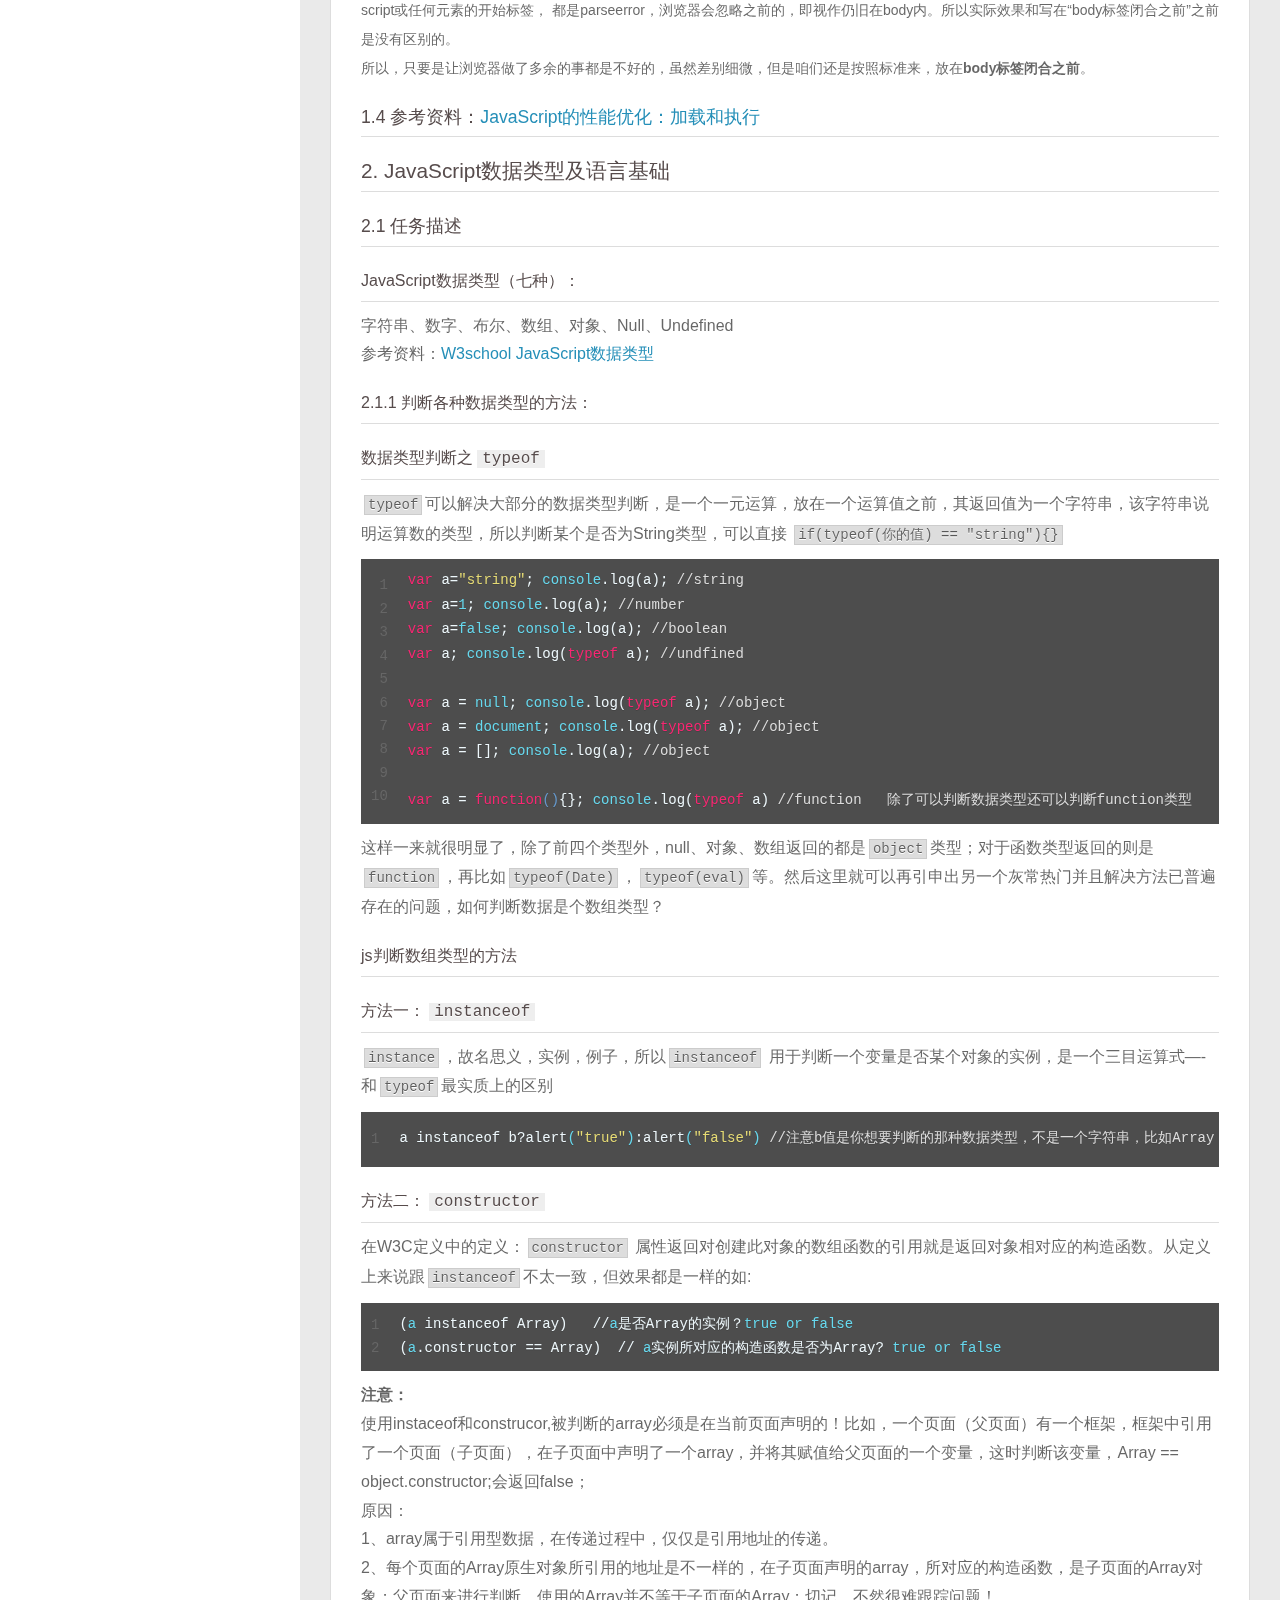
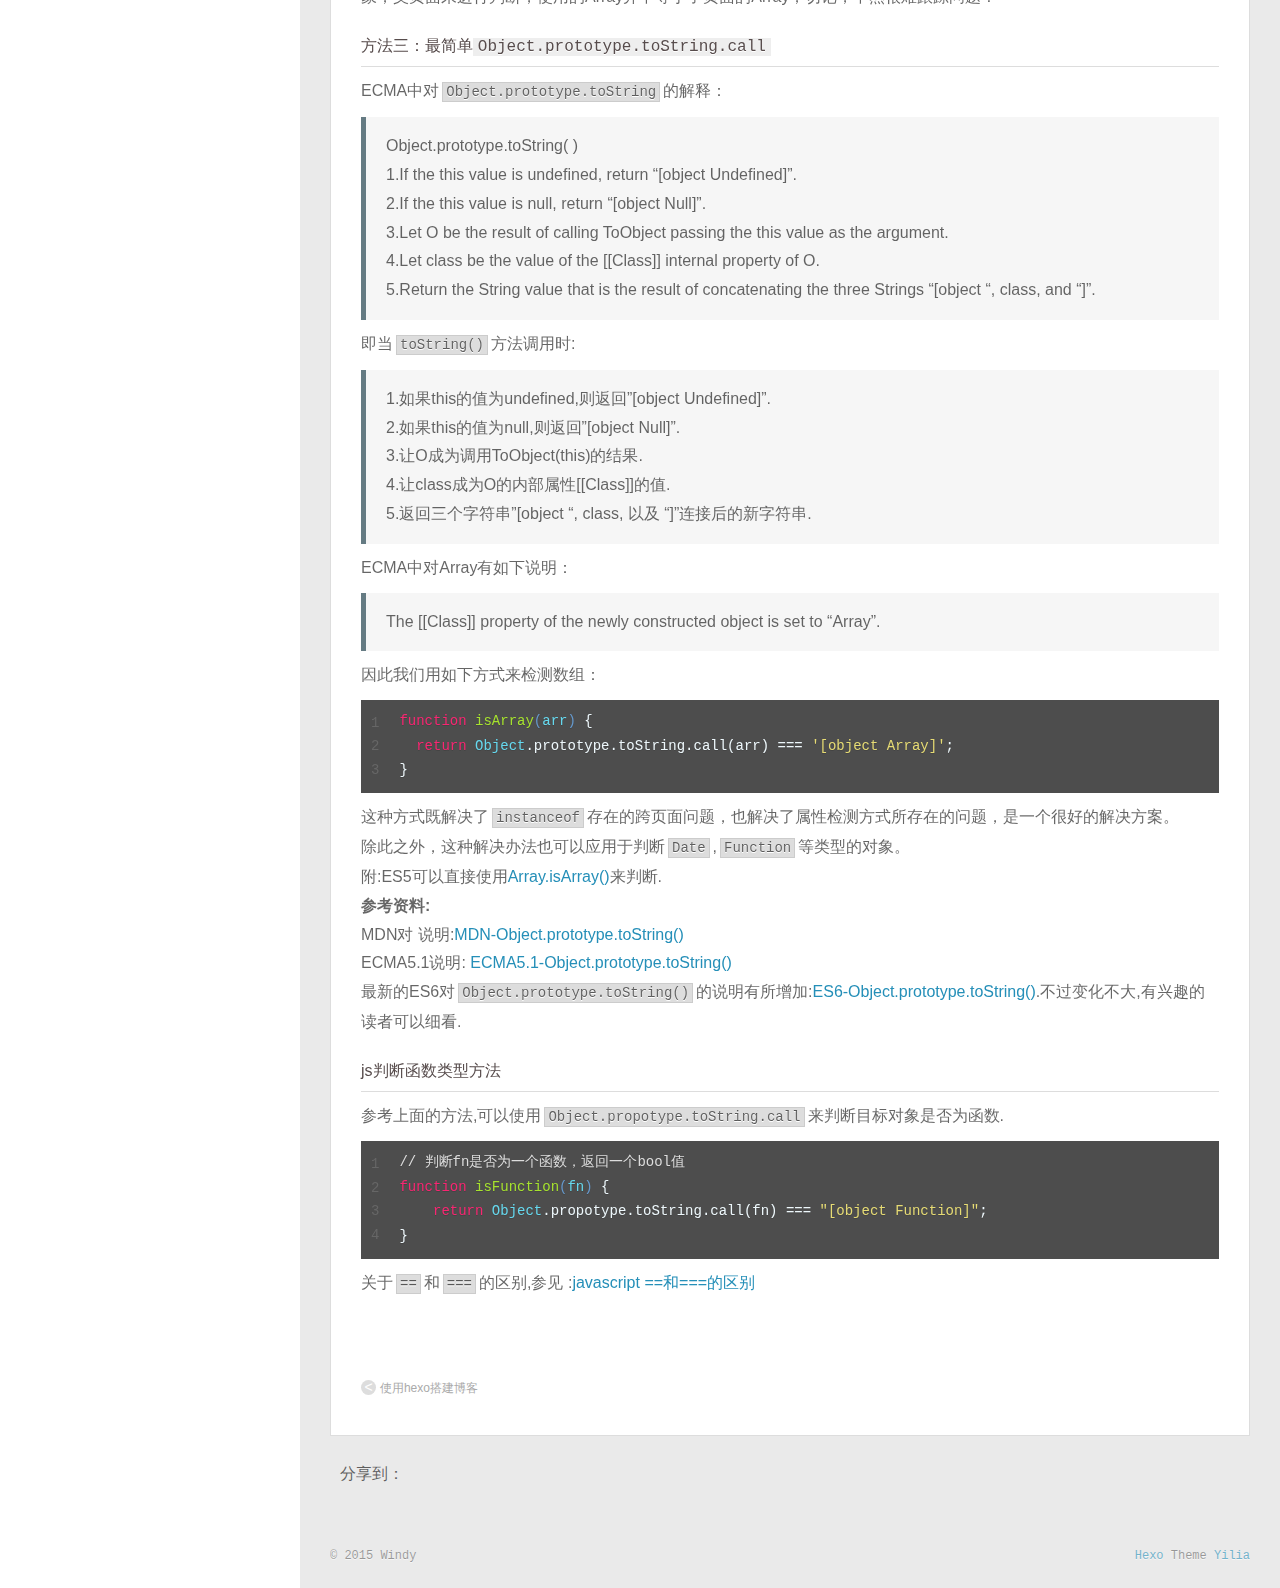
<file: 2015/07/06/ife-js/index.html>
<!DOCTYPE html>
<html>
<head>
  <meta charset="utf-8">
  
  <title>百度前端技术学院笔记-JavaScript | Windy&#39;s blog</title>
  <meta name="viewport" content="width=device-width, initial-scale=1, maximum-scale=1">
  <meta name="description" content="1. JavaScript基础1.1 了解JavaScript是什么JavaScript一种直译式脚本语言，是一种动态类型、弱类型、基于原型的语言，内置支持类型。它的解释器被称为JavaScript引擎，为浏览器的一部分，广泛用于客户端的脚本语言，最早是在HTML（标准通用标记语言下的一个应用）网页上使用，用来给HTML网页增加动态功能。">
<meta property="og:type" content="article">
<meta property="og:title" content="百度前端技术学院笔记-JavaScript">
<meta property="og:url" content="http://fengli632.github.io/2015/07/06/ife-js/index.html">
<meta property="og:site_name" content="Windy's blog">
<meta property="og:description" content="1. JavaScript基础1.1 了解JavaScript是什么JavaScript一种直译式脚本语言，是一种动态类型、弱类型、基于原型的语言，内置支持类型。它的解释器被称为JavaScript引擎，为浏览器的一部分，广泛用于客户端的脚本语言，最早是在HTML（标准通用标记语言下的一个应用）网页上使用，用来给HTML网页增加动态功能。">
<meta property="og:updated_time" content="2015-07-10T14:04:20.818Z">
<meta name="twitter:card" content="summary">
<meta name="twitter:title" content="百度前端技术学院笔记-JavaScript">
<meta name="twitter:description" content="1. JavaScript基础1.1 了解JavaScript是什么JavaScript一种直译式脚本语言，是一种动态类型、弱类型、基于原型的语言，内置支持类型。它的解释器被称为JavaScript引擎，为浏览器的一部分，广泛用于客户端的脚本语言，最早是在HTML（标准通用标记语言下的一个应用）网页上使用，用来给HTML网页增加动态功能。">
  
    <link rel="alternative" href="/atom.xml" title="Windy&#39;s blog" type="application/atom+xml">
  
  
    <link rel="icon" href="/favicon.png">
  
  <link rel="stylesheet" href="/css/style.css" type="text/css">
</head>
<body>
  <div id="container">
    <div class="left-col">
    <div class="overlay"></div>
<div class="intrude-less">
	<header id="header" class="inner">
		<a href="/" class="profilepic">
			
			<img lazy-src="http://7xk9uj.com1.z0.glb.clouddn.com/15-7-9/98457641.jpg" class="js-avatar">
			
		</a>

		<hgroup>
		  <h1 class="header-author"><a href="/">Windy</a></h1>
		</hgroup>

		
		<p class="header-subtitle">Things do not happen. Things are made to happen.</p>
		

		
			<div class="switch-btn">
				<div class="icon">
					<div class="icon-ctn">
						<div class="icon-wrap icon-house" data-idx="0">
							<div class="birdhouse"></div>
							<div class="birdhouse_holes"></div>
						</div>
						<div class="icon-wrap icon-ribbon hide" data-idx="1">
							<div class="ribbon"></div>
						</div>
						
						
						<div class="icon-wrap icon-me hide" data-idx="3">
							<div class="user"></div>
							<div class="shoulder"></div>
						</div>
						
					</div>
					
				</div>
				<div class="tips-box hide">
					<div class="tips-arrow"></div>
					<ul class="tips-inner">
						<li>菜单</li>
						<li>标签</li>
						
						
						<li>关于我</li>
						
					</ul>
				</div>
			</div>
		

		<div class="switch-area">
			<div class="switch-wrap">
				<section class="switch-part switch-part1">
					<nav class="header-menu">
						<ul>
						
							<li><a href="/">主页</a></li>
				        
							<li><a href="/archives">所有文章</a></li>
				        
							<li><a href="/tags/作品">作品</a></li>
				        
							<li><a href="/">关于</a></li>
				        
						</ul>
					</nav>
					<nav class="header-nav">
						<div class="social">
							
								<a class="github" target="_blank" href="https://github.com/fengli632" title="github">github</a>
					        
								<a class="weibo" target="_blank" href="/#" title="weibo">weibo</a>
					        
								<a class="mail" target="_blank" href="/lifeng632@163.com" title="mail">mail</a>
					        
						</div>
					</nav>
				</section>
				
				
				<section class="switch-part switch-part2">
					<div class="widget tagcloud" id="js-tagcloud">
						<a href="/tags/JavaScript/" style="font-size: 10px;">JavaScript</a> <a href="/tags/Javascript/" style="font-size: 10px;">Javascript</a> <a href="/tags/hexo/" style="font-size: 10px;">hexo</a> <a href="/tags/前端/" style="font-size: 20px;">前端</a> <a href="/tags/随笔/" style="font-size: 10px;">随笔</a>
					</div>
				</section>
				
				
				

				
				
				<section class="switch-part switch-part3">
				
					<div id="js-aboutme">我是谁，我从哪里来，我到哪里去？</div>
				</section>
				
			</div>
		</div>
	</header>				
</div>
    </div>
    <div class="mid-col">
      <nav id="mobile-nav">
  	<div class="overlay">
  		<div class="slider-trigger"></div>
  		<h1 class="header-author js-mobile-header hide">Windy</h1>
  	</div>
	<div class="intrude-less">
		<header id="header" class="inner">
			<div class="profilepic">
				<img lazy-src="http://7xk9uj.com1.z0.glb.clouddn.com/15-7-9/98457641.jpg" class="js-avatar">
			</div>
			<hgroup>
			  <h1 class="header-author">Windy</h1>
			</hgroup>
			
			<p class="header-subtitle">Things do not happen. Things are made to happen.</p>
			
			<nav class="header-menu">
				<ul>
				
					<li><a href="/">主页</a></li>
		        
					<li><a href="/archives">所有文章</a></li>
		        
					<li><a href="/tags/作品">作品</a></li>
		        
					<li><a href="/">关于</a></li>
		        
		        <div class="clearfix"></div>
				</ul>
			</nav>
			<nav class="header-nav">
				<div class="social">
					
						<a class="github" target="_blank" href="https://github.com/fengli632" title="github">github</a>
			        
						<a class="weibo" target="_blank" href="/#" title="weibo">weibo</a>
			        
						<a class="mail" target="_blank" href="/lifeng632@163.com" title="mail">mail</a>
			        
				</div>
			</nav>
		</header>				
	</div>
</nav>
      <div class="body-wrap"><article id="post-ife-js" class="article article-type-post" itemscope itemprop="blogPost">
  
    <div class="article-meta">
      <a href="/2015/07/06/ife-js/" class="article-date">
  	<time datetime="2015-07-06T05:09:19.000Z" itemprop="datePublished">2015-07-06</time>
</a>
    </div>
  
  <div class="article-inner">
    
      <input type="hidden" class="isFancy" />
    
    
      <header class="article-header">
        
  
    <h1 class="article-title" itemprop="name">
      百度前端技术学院笔记-JavaScript
    </h1>
  

      </header>
      
      <div class="article-info article-info-post">
        
	<div class="article-tag tagcloud">
		<ul class="article-tag-list"><li class="article-tag-list-item"><a class="article-tag-list-link" href="/tags/Javascript/">Javascript</a></li><li class="article-tag-list-item"><a class="article-tag-list-link" href="/tags/前端/">前端</a></li></ul>
	</div>

        

        <div class="clearfix"></div>
      </div>
      
    
    <div class="article-entry" itemprop="articleBody">
      
        <h2 id="1-_JavaScript基础">1. JavaScript基础</h2><h3 id="1-1_了解JavaScript是什么">1.1 了解JavaScript是什么</h3><p>JavaScript一种直译式脚本语言，是一种动态类型、弱类型、基于原型的语言，内置支持类型。它的解释器被称为JavaScript引擎，为浏览器的一部分，广泛用于客户端的脚本语言，最早是在HTML（标准通用标记语言下的一个应用）网页上使用，用来给HTML网页增加动态功能。</p>
<a id="more"></a>
<h4 id="组成部分">组成部分</h4><ul>
<li>ECMAScript，描述了该语言的语法和基本对象。</li>
<li>文档对象模型（DOM），描述处理网页内容的方法和接口。</li>
<li>浏览器对象模型（BOM），描述与浏览器进行交互的方法和接口。</li>
</ul>
<h3 id="1-2_如何在HTML页面加载JavaScript代码">1.2 如何在HTML页面加载JavaScript代码</h3><ul>
<li><p>使用<code>&lt;script&gt;</code>标签容纳JavaScript代码</p>
<figure class="highlight javascript"><table><tr><td class="gutter"><pre><span class="line">1</span><br><span class="line">2</span><br><span class="line">3</span><br></pre></td><td class="code"><pre><span class="line">&lt;script&gt;</span><br><span class="line">   init();</span><br><span class="line"><span class="xml"><span class="tag">&lt;/<span class="title">script</span>&gt;</span></span></span><br></pre></td></tr></table></figure>
</li>
<li><p>使用&lt; script src=”xxx.js”&gt;&lt; /script&gt;外链方式引入</p>
</li>
</ul>
<figure class="highlight javascript"><table><tr><td class="gutter"><pre><span class="line">1</span><br></pre></td><td class="code"><pre><span class="line">&lt;script src=<span class="string">"js/main.js"</span>&gt;<span class="xml"><span class="tag">&lt;/<span class="title">script</span>&gt;</span></span></span><br></pre></td></tr></table></figure>
<ul>
<li>html界面元素直接赋与一段 JavaScript 代码<figure class="highlight nix"><table><tr><td class="gutter"><pre><span class="line">1</span><br></pre></td><td class="code"><pre><span class="line">&lt;input <span class="variable">type=</span><span class="string">"button"</span> <span class="variable">name=</span><span class="string">"Button"</span> <span class="variable">value=</span><span class="string">"Button"</span> <span class="variable">onclick=</span><span class="string">"javascript：alert('测试')"</span>&gt;</span><br></pre></td></tr></table></figure>
</li>
</ul>
<h3 id="1-3_为什么要把&lt;_script&gt;放在&lt;_/body&gt;前面？">1.3 为什么要把&lt; script&gt;放在&lt; /body&gt;前面？</h3><ul>
<li><p>script标签放在底部的好处：<br>虽然理论上放在哪里都是可以的，但是对于前端页面优化来讲，还是放在底部是最佳的，因为如果JS执行出现错误了，最起码页面中的元素还能加载出来，因为DOM文档是从上往下的顺序执行的。如果还不了解DOM的加载顺序，请阅读<a href="http://www.uw3c.com/jsviews/js15.html" target="_blank" rel="external">jQuery中ready与load事件的区别</a>。<br><strong>DOM文档加载的顺序:</strong></p>
<blockquote>
<p>(1) 解析HTML结构。<br>(2) 加载外部脚本和样式表文件。<br>(3) 解析并执行脚本代码。<br>(4) 构造HTML DOM模型。//ready<br>(5) 加载图片等外部文件。<br>(6) 页面加载完毕。//load</p>
</blockquote>
<p><strong>ready事件：</strong><br>ready事件在DOM结构绘制完成之后就绘执行。这样能确保就算有大量的媒体文件没加载出来，JS代码一样可以执行。<br><strong>load事件：</strong><br>load事件必须等到网页中所有内容全部加载完毕之后才被执行。如果一个网页中有大量的图片的话，则就会出现这种情况：网页文档已经呈现出来，但由于网页数据还没有完全加载完毕，导致load事件不能够即时被触发。<br><strong>区别：</strong><br>其实如果页面中要是没有图片之类的媒体文件的话ready与load是差不多的，但是页面中有文件就不一样了，所以还是推荐大家在工作中用ready。</p>
</li>
<li>应该放在底部的哪里：<br>许多人认为只要放在底部了，无论是“body标签闭合之前”还是在“body标签闭合之后”都是一样的，其实还是有差别的，<br>因为从HTML 2.0起放在“body标签闭合之后”就是不合标准的。之所以但是浏览器却不会报错，是因为如果在“body标签闭合之后”后再出现script或任何元素的开始标签， 都是parseerror，浏览器会忽略之前的，即视作仍旧在body内。所以实际效果和写在“body标签闭合之前”之前是没有区别的。<br>所以，只要是让浏览器做了多余的事都是不好的，虽然差别细微，但是咱们还是按照标准来，放在<strong>body标签闭合之前</strong>。</li>
</ul>
<h3 id="1-4_参考资料：JavaScript的性能优化：加载和执行">1.4 参考资料：<a href="http://www.ibm.com/developerworks/cn/web/1308_caiys_jsload/index.html" target="_blank" rel="external">JavaScript的性能优化：加载和执行</a></h3><h2 id="2-_JavaScript数据类型及语言基础">2. JavaScript数据类型及语言基础</h2><h3 id="2-1_任务描述">2.1 任务描述</h3><h4 id="JavaScript数据类型（七种）：">JavaScript数据类型（七种）：</h4><p>字符串、数字、布尔、数组、对象、Null、Undefined<br>参考资料：<a href="http://www.w3school.com.cn/js/js_datatypes.asp" target="_blank" rel="external">W3school JavaScript数据类型</a></p>
<h4 id="2-1-1_判断各种数据类型的方法：">2.1.1 判断各种数据类型的方法：</h4><h5 id="数据类型判断之_typeof">数据类型判断之 <code>typeof</code></h5><p><code>typeof</code>可以解决大部分的数据类型判断，是一个一元运算，放在一个运算值之前，其返回值为一个字符串，该字符串说明运算数的类型，所以判断某个是否为String类型，可以直接 <code>if(typeof(你的值) == &quot;string&quot;){}</code><br><figure class="highlight javascript"><table><tr><td class="gutter"><pre><span class="line">1</span><br><span class="line">2</span><br><span class="line">3</span><br><span class="line">4</span><br><span class="line">5</span><br><span class="line">6</span><br><span class="line">7</span><br><span class="line">8</span><br><span class="line">9</span><br><span class="line">10</span><br></pre></td><td class="code"><pre><span class="line"><span class="keyword">var</span> a=<span class="string">"string"</span>; <span class="built_in">console</span>.log(a); <span class="comment">//string</span></span><br><span class="line"><span class="keyword">var</span> a=<span class="number">1</span>; <span class="built_in">console</span>.log(a); <span class="comment">//number</span></span><br><span class="line"><span class="keyword">var</span> a=<span class="literal">false</span>; <span class="built_in">console</span>.log(a); <span class="comment">//boolean</span></span><br><span class="line"><span class="keyword">var</span> a; <span class="built_in">console</span>.log(<span class="keyword">typeof</span> a); <span class="comment">//undfined</span></span><br><span class="line"></span><br><span class="line"><span class="keyword">var</span> a = <span class="literal">null</span>; <span class="built_in">console</span>.log(<span class="keyword">typeof</span> a); <span class="comment">//object</span></span><br><span class="line"><span class="keyword">var</span> a = <span class="built_in">document</span>; <span class="built_in">console</span>.log(<span class="keyword">typeof</span> a); <span class="comment">//object</span></span><br><span class="line"><span class="keyword">var</span> a = []; <span class="built_in">console</span>.log(a); <span class="comment">//object</span></span><br><span class="line"></span><br><span class="line"><span class="keyword">var</span> a = <span class="function"><span class="keyword">function</span>(<span class="params"></span>)</span>&#123;&#125;; <span class="built_in">console</span>.log(<span class="keyword">typeof</span> a) <span class="comment">//function   除了可以判断数据类型还可以判断function类型</span></span><br></pre></td></tr></table></figure></p>
<p>这样一来就很明显了，除了前四个类型外，null、对象、数组返回的都是<code>object</code>类型；对于函数类型返回的则是<code>function</code>，再比如<code>typeof(Date)</code>，<code>typeof(eval)</code>等。然后这里就可以再引申出另一个灰常热门并且解决方法已普遍存在的问题，如何判断数据是个数组类型？</p>
<h5 id="js判断数组类型的方法">js判断数组类型的方法</h5><h6 id="方法一：_instanceof">方法一： <code>instanceof</code></h6><p><code>instance</code>，故名思义，实例，例子，所以<code>instanceof</code> 用于判断一个变量是否某个对象的实例，是一个三目运算式—-和<code>typeof</code>最实质上的区别<br><figure class="highlight openscad"><table><tr><td class="gutter"><pre><span class="line">1</span><br></pre></td><td class="code"><pre><span class="line">a instanceof b?alert<span class="params">(<span class="string">"true"</span>)</span>:alert<span class="params">(<span class="string">"false"</span>)</span> <span class="comment">//注意b值是你想要判断的那种数据类型，不是一个字符串，比如Array</span></span><br></pre></td></tr></table></figure></p>
<h6 id="方法二：_constructor">方法二： <code>constructor</code></h6><p>在W3C定义中的定义：<code>constructor</code> 属性返回对创建此对象的数组函数的引用就是返回对象相对应的构造函数。从定义上来说跟<code>instanceof</code>不太一致，但效果都是一样的如:<br><figure class="highlight autohotkey"><table><tr><td class="gutter"><pre><span class="line">1</span><br><span class="line">2</span><br></pre></td><td class="code"><pre><span class="line">(<span class="literal">a</span> instanceof Array)   //<span class="literal">a</span>是否Array的实例？<span class="literal">true</span> <span class="literal">or</span> <span class="literal">false</span></span><br><span class="line">(<span class="literal">a</span>.constructor == Array)  // <span class="literal">a</span>实例所对应的构造函数是否为Array? <span class="literal">true</span> <span class="literal">or</span> <span class="literal">false</span></span><br></pre></td></tr></table></figure></p>
<p><strong>注意：</strong><br>使用instaceof和construcor,被判断的array必须是在当前页面声明的！比如，一个页面（父页面）有一个框架，框架中引用了一个页面（子页面），在子页面中声明了一个array，并将其赋值给父页面的一个变量，这时判断该变量，Array == object.constructor;会返回false；<br>原因：<br>1、array属于引用型数据，在传递过程中，仅仅是引用地址的传递。<br>2、每个页面的Array原生对象所引用的地址是不一样的，在子页面声明的array，所对应的构造函数，是子页面的Array对象；父页面来进行判断，使用的Array并不等于子页面的Array；切记，不然很难跟踪问题！</p>
<h6 id="方法三：最简单Object-prototype-toString-call">方法三：最简单<code>Object.prototype.toString.call</code></h6><p>ECMA中对<code>Object.prototype.toString</code>的解释：</p>
<blockquote>
<p>Object.prototype.toString( )<br>1.If the this value is undefined, return “[object Undefined]”.<br>2.If the this value is null, return “[object Null]”.<br>3.Let O be the result of calling ToObject passing the this value as the argument.<br>4.Let class be the value of the [[Class]] internal property of O.<br>5.Return the String value that is the result of concatenating the three Strings “[object “, class, and “]”.</p>
</blockquote>
<p>即当<code>toString()</code>方法调用时: </p>
<blockquote>
<p>1.如果this的值为undefined,则返回”[object Undefined]”.<br>2.如果this的值为null,则返回”[object Null]”.<br>3.让O成为调用ToObject(this)的结果.<br>4.让class成为O的内部属性[[Class]]的值.<br>5.返回三个字符串”[object “, class, 以及 “]”连接后的新字符串.</p>
</blockquote>
<p>ECMA中对Array有如下说明：</p>
<blockquote>
<p>The [[Class]] property of the newly constructed object is set to “Array”.</p>
</blockquote>
<p>因此我们用如下方式来检测数组：<br><figure class="highlight javascript"><table><tr><td class="gutter"><pre><span class="line">1</span><br><span class="line">2</span><br><span class="line">3</span><br></pre></td><td class="code"><pre><span class="line"><span class="function"><span class="keyword">function</span> <span class="title">isArray</span>(<span class="params">arr</span>) </span>&#123; </span><br><span class="line">  <span class="keyword">return</span> <span class="built_in">Object</span>.prototype.toString.call(arr) === <span class="string">'[object Array]'</span>;  </span><br><span class="line">&#125;</span><br></pre></td></tr></table></figure></p>
<p>这种方式既解决了<code>instanceof</code>存在的跨页面问题，也解决了属性检测方式所存在的问题，是一个很好的解决方案。<br>除此之外，这种解决办法也可以应用于判断<code>Date</code>,<code>Function</code>等类型的对象。<br>附:ES5可以直接使用<a href="https://developer.mozilla.org/en-US/docs/Web/JavaScript/Reference/Global_Objects/Array/isArray" target="_blank" rel="external">Array.isArray()</a>来判断.<br><strong>参考资料:</strong><br>MDN对 说明:<a href="https://developer.mozilla.org/zh-CN/docs/Web/JavaScript/Reference/Global_Objects/Object/toString" target="_blank" rel="external">MDN-Object.prototype.toString()</a><br>ECMA5.1说明: <a href="http://www.ecma-international.org/ecma-262/5.1/#sec-15.2.4.2" target="_blank" rel="external">ECMA5.1-Object.prototype.toString() </a><br>最新的ES6对<code>Object.prototype.toString()</code>的说明有所增加:<a href="http://people.mozilla.org/~jorendorff/es6-draft.html#sec-object.prototype.tostring" target="_blank" rel="external">ES6-Object.prototype.toString()</a>.不过变化不大,有兴趣的读者可以细看.</p>
<h5 id="js判断函数类型方法">js判断函数类型方法</h5><p>参考上面的方法,可以使用<code>Object.propotype.toString.call</code>来判断目标对象是否为函数.<br><figure class="highlight javascript"><table><tr><td class="gutter"><pre><span class="line">1</span><br><span class="line">2</span><br><span class="line">3</span><br><span class="line">4</span><br></pre></td><td class="code"><pre><span class="line"><span class="comment">// 判断fn是否为一个函数，返回一个bool值</span></span><br><span class="line"><span class="function"><span class="keyword">function</span> <span class="title">isFunction</span>(<span class="params">fn</span>) </span>&#123;</span><br><span class="line">    <span class="keyword">return</span> <span class="built_in">Object</span>.propotype.toString.call(fn) === <span class="string">"[object Function]"</span>;</span><br><span class="line">&#125;</span><br></pre></td></tr></table></figure></p>
<p>关于<code>==</code>和<code>===</code>的区别,参见 :<a href="http://fxk2006.iteye.com/blog/768260" target="_blank" rel="external">javascript ==和===的区别</a></p>

      
    </div>
    
  </div>
  
    
<nav id="article-nav">
  
    <a href="/2015/07/08/my-new-post/" id="article-nav-newer" class="article-nav-link-wrap">
      <strong class="article-nav-caption"><</strong>
      <div class="article-nav-title">
        
          使用hexo搭建博客
        
      </div>
    </a>
  
  
</nav>

  
</article>


<div class="share">
	<!-- JiaThis Button BEGIN -->
	<div class="jiathis_style">
		<span class="jiathis_txt">分享到：</span>
		<a class="jiathis_button_tsina"></a>
		<a class="jiathis_button_cqq"></a>
		<a class="jiathis_button_douban"></a>
		<a class="jiathis_button_weixin"></a>
		<a class="jiathis_button_tumblr"></a>
		<a href="http://www.jiathis.com/share" class="jiathis jiathis_txt jtico jtico_jiathis" target="_blank"></a>
	</div>
	<script type="text/javascript" src="http://v3.jiathis.com/code/jia.js?uid=1405949716054953" charset="utf-8"></script>
	<!-- JiaThis Button END -->
</div>



<div class="duoshuo">
	<!-- 多说评论框 start -->
	<div class="ds-thread" data-thread-key="ife-js" data-title="百度前端技术学院笔记-JavaScript" data-url="http://fengli632.github.io/2015/07/06/ife-js/"></div>
	<!-- 多说评论框 end -->
	<!-- 多说公共JS代码 start (一个网页只需插入一次) -->
	<script type="text/javascript">
	var duoshuoQuery = {short_name:"true"};
	(function() {
		var ds = document.createElement('script');
		ds.type = 'text/javascript';ds.async = true;
		ds.src = (document.location.protocol == 'https:' ? 'https:' : 'http:') + '//static.duoshuo.com/embed.js';
		ds.charset = 'UTF-8';
		(document.getElementsByTagName('head')[0] 
		 || document.getElementsByTagName('body')[0]).appendChild(ds);
	})();
	</script>
	<!-- 多说公共JS代码 end -->
</div>




</div>
      <footer id="footer">
  <div class="outer">
    <div id="footer-info">
    	<div class="footer-left">
    		&copy; 2015 Windy
    	</div>
      	<div class="footer-right">
      		<a href="http://hexo.io/" target="_blank">Hexo</a>  Theme <a href="https://github.com/litten/hexo-theme-yilia" target="_blank">Yilia</a>
      	</div>
    </div>
  </div>
</footer>
    </div>
    
  <link rel="stylesheet" href="/fancybox/jquery.fancybox.css" type="text/css">


<script>
	var yiliaConfig = {
		fancybox: true,
		mathjax: true,
		animate: true,
		isHome: false,
		isPost: true,
		isArchive: false,
		isTag: false,
		isCategory: false,
		open_in_new: false
	}
</script>
<script src="http://7.url.cn/edu/jslib/comb/require-2.1.6,jquery-1.9.1.min.js" type="text/javascript"></script>
<script src="/js/main.js" type="text/javascript"></script>






<script type="text/x-mathjax-config">
MathJax.Hub.Config({
    tex2jax: {
        inlineMath: [ ['$','$'], ["\\(","\\)"]  ],
        processEscapes: true,
        skipTags: ['script', 'noscript', 'style', 'textarea', 'pre', 'code']
    }
});

MathJax.Hub.Queue(function() {
    var all = MathJax.Hub.getAllJax(), i;
    for(i=0; i < all.length; i += 1) {
        all[i].SourceElement().parentNode.className += ' has-jax';                 
    }       
});
</script>

<script type="text/javascript" src="http://cdn.mathjax.org/mathjax/latest/MathJax.js?config=TeX-AMS-MML_HTMLorMML">
</script>


  </div>
</body>
</html>
</file>
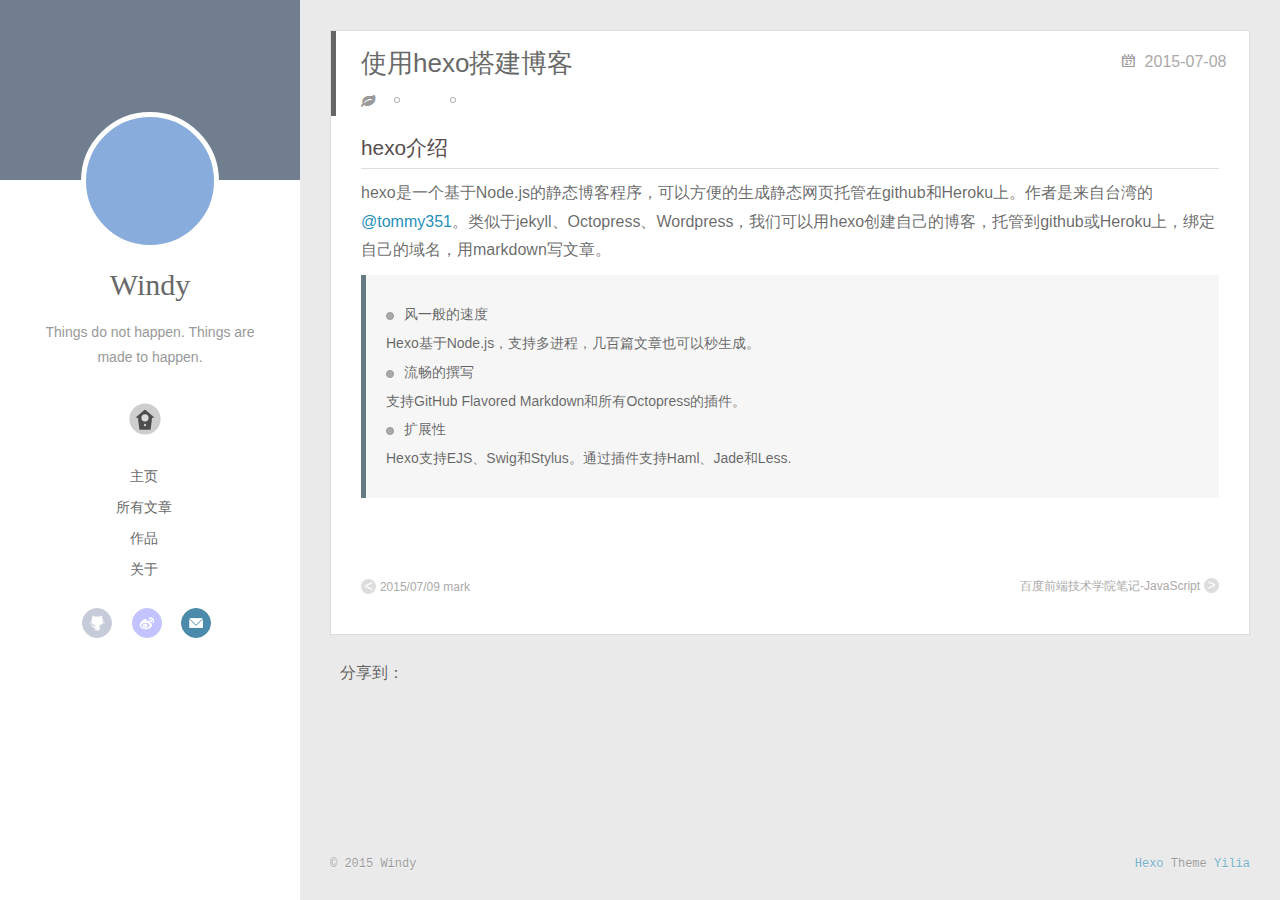
<file: 2015/07/08/my-new-post/index.html>
<!DOCTYPE html>
<html>
<head>
  <meta charset="utf-8">
  
  <title>使用hexo搭建博客 | Windy&#39;s blog</title>
  <meta name="viewport" content="width=device-width, initial-scale=1, maximum-scale=1">
  <meta name="description" content="hexo介绍hexo是一个基于Node.js的静态博客程序，可以方便的生成静态网页托管在github和Heroku上。作者是来自台湾的@tommy351。类似于jekyll、Octopress、Wordpress，我们可以用hexo创建自己的博客，托管到github或Heroku上，绑定自己的域名，用markdown写文章。">
<meta property="og:type" content="article">
<meta property="og:title" content="使用hexo搭建博客">
<meta property="og:url" content="http://fengli632.github.io/2015/07/08/my-new-post/index.html">
<meta property="og:site_name" content="Windy's blog">
<meta property="og:description" content="hexo介绍hexo是一个基于Node.js的静态博客程序，可以方便的生成静态网页托管在github和Heroku上。作者是来自台湾的@tommy351。类似于jekyll、Octopress、Wordpress，我们可以用hexo创建自己的博客，托管到github或Heroku上，绑定自己的域名，用markdown写文章。">
<meta property="og:updated_time" content="2015-07-09T03:20:14.643Z">
<meta name="twitter:card" content="summary">
<meta name="twitter:title" content="使用hexo搭建博客">
<meta name="twitter:description" content="hexo介绍hexo是一个基于Node.js的静态博客程序，可以方便的生成静态网页托管在github和Heroku上。作者是来自台湾的@tommy351。类似于jekyll、Octopress、Wordpress，我们可以用hexo创建自己的博客，托管到github或Heroku上，绑定自己的域名，用markdown写文章。">
  
    <link rel="alternative" href="/atom.xml" title="Windy&#39;s blog" type="application/atom+xml">
  
  
    <link rel="icon" href="/favicon.png">
  
  <link rel="stylesheet" href="/css/style.css" type="text/css">
</head>
<body>
  <div id="container">
    <div class="left-col">
    <div class="overlay"></div>
<div class="intrude-less">
	<header id="header" class="inner">
		<a href="/" class="profilepic">
			
			<img lazy-src="http://7xk9uj.com1.z0.glb.clouddn.com/15-7-9/98457641.jpg" class="js-avatar">
			
		</a>

		<hgroup>
		  <h1 class="header-author"><a href="/">Windy</a></h1>
		</hgroup>

		
		<p class="header-subtitle">Things do not happen. Things are made to happen.</p>
		

		
			<div class="switch-btn">
				<div class="icon">
					<div class="icon-ctn">
						<div class="icon-wrap icon-house" data-idx="0">
							<div class="birdhouse"></div>
							<div class="birdhouse_holes"></div>
						</div>
						<div class="icon-wrap icon-ribbon hide" data-idx="1">
							<div class="ribbon"></div>
						</div>
						
						
						<div class="icon-wrap icon-me hide" data-idx="3">
							<div class="user"></div>
							<div class="shoulder"></div>
						</div>
						
					</div>
					
				</div>
				<div class="tips-box hide">
					<div class="tips-arrow"></div>
					<ul class="tips-inner">
						<li>菜单</li>
						<li>标签</li>
						
						
						<li>关于我</li>
						
					</ul>
				</div>
			</div>
		

		<div class="switch-area">
			<div class="switch-wrap">
				<section class="switch-part switch-part1">
					<nav class="header-menu">
						<ul>
						
							<li><a href="/">主页</a></li>
				        
							<li><a href="/archives">所有文章</a></li>
				        
							<li><a href="/tags/作品">作品</a></li>
				        
							<li><a href="/">关于</a></li>
				        
						</ul>
					</nav>
					<nav class="header-nav">
						<div class="social">
							
								<a class="github" target="_blank" href="https://github.com/fengli632" title="github">github</a>
					        
								<a class="weibo" target="_blank" href="/#" title="weibo">weibo</a>
					        
								<a class="mail" target="_blank" href="/lifeng632@163.com" title="mail">mail</a>
					        
						</div>
					</nav>
				</section>
				
				
				<section class="switch-part switch-part2">
					<div class="widget tagcloud" id="js-tagcloud">
						<a href="/tags/JavaScript/" style="font-size: 10px;">JavaScript</a> <a href="/tags/Javascript/" style="font-size: 10px;">Javascript</a> <a href="/tags/hexo/" style="font-size: 10px;">hexo</a> <a href="/tags/前端/" style="font-size: 20px;">前端</a> <a href="/tags/随笔/" style="font-size: 10px;">随笔</a>
					</div>
				</section>
				
				
				

				
				
				<section class="switch-part switch-part3">
				
					<div id="js-aboutme">我是谁，我从哪里来，我到哪里去？</div>
				</section>
				
			</div>
		</div>
	</header>				
</div>
    </div>
    <div class="mid-col">
      <nav id="mobile-nav">
  	<div class="overlay">
  		<div class="slider-trigger"></div>
  		<h1 class="header-author js-mobile-header hide">Windy</h1>
  	</div>
	<div class="intrude-less">
		<header id="header" class="inner">
			<div class="profilepic">
				<img lazy-src="http://7xk9uj.com1.z0.glb.clouddn.com/15-7-9/98457641.jpg" class="js-avatar">
			</div>
			<hgroup>
			  <h1 class="header-author">Windy</h1>
			</hgroup>
			
			<p class="header-subtitle">Things do not happen. Things are made to happen.</p>
			
			<nav class="header-menu">
				<ul>
				
					<li><a href="/">主页</a></li>
		        
					<li><a href="/archives">所有文章</a></li>
		        
					<li><a href="/tags/作品">作品</a></li>
		        
					<li><a href="/">关于</a></li>
		        
		        <div class="clearfix"></div>
				</ul>
			</nav>
			<nav class="header-nav">
				<div class="social">
					
						<a class="github" target="_blank" href="https://github.com/fengli632" title="github">github</a>
			        
						<a class="weibo" target="_blank" href="/#" title="weibo">weibo</a>
			        
						<a class="mail" target="_blank" href="/lifeng632@163.com" title="mail">mail</a>
			        
				</div>
			</nav>
		</header>				
	</div>
</nav>
      <div class="body-wrap"><article id="post-my-new-post" class="article article-type-post" itemscope itemprop="blogPost">
  
    <div class="article-meta">
      <a href="/2015/07/08/my-new-post/" class="article-date">
  	<time datetime="2015-07-08T02:57:43.000Z" itemprop="datePublished">2015-07-08</time>
</a>
    </div>
  
  <div class="article-inner">
    
      <input type="hidden" class="isFancy" />
    
    
      <header class="article-header">
        
  
    <h1 class="article-title" itemprop="name">
      使用hexo搭建博客
    </h1>
  

      </header>
      
      <div class="article-info article-info-post">
        
	<div class="article-tag tagcloud">
		<ul class="article-tag-list"><li class="article-tag-list-item"><a class="article-tag-list-link" href="/tags/hexo/">hexo</a></li><li class="article-tag-list-item"><a class="article-tag-list-link" href="/tags/随笔/">随笔</a></li></ul>
	</div>

        

        <div class="clearfix"></div>
      </div>
      
    
    <div class="article-entry" itemprop="articleBody">
      
        <h2 id="hexo介绍">hexo介绍</h2><p>hexo是一个基于Node.js的静态博客程序，可以方便的生成静态网页托管在github和Heroku上。作者是来自台湾的<a href="https://github.com/tommy351/hexo" target="_blank" rel="external">@tommy351</a>。类似于jekyll、Octopress、Wordpress，我们可以用hexo创建自己的博客，托管到github或Heroku上，绑定自己的域名，用markdown写文章。</p>
<a id="more"></a>
<blockquote>
<ul>
<li>风一般的速度<br>Hexo基于Node.js，支持多进程，几百篇文章也可以秒生成。</li>
<li>流畅的撰写<br>支持GitHub Flavored Markdown和所有Octopress的插件。</li>
<li>扩展性<br>Hexo支持EJS、Swig和Stylus。通过插件支持Haml、Jade和Less.</li>
</ul>
</blockquote>

      
    </div>
    
  </div>
  
    
<nav id="article-nav">
  
    <a href="/2015/07/09/2015-07-09-note/" id="article-nav-newer" class="article-nav-link-wrap">
      <strong class="article-nav-caption"><</strong>
      <div class="article-nav-title">
        
          2015/07/09 mark
        
      </div>
    </a>
  
  
    <a href="/2015/07/06/ife-js/" id="article-nav-older" class="article-nav-link-wrap">
      <div class="article-nav-title">百度前端技术学院笔记-JavaScript</div>
      <strong class="article-nav-caption">></strong>
    </a>
  
</nav>

  
</article>


<div class="share">
	<!-- JiaThis Button BEGIN -->
	<div class="jiathis_style">
		<span class="jiathis_txt">分享到：</span>
		<a class="jiathis_button_tsina"></a>
		<a class="jiathis_button_cqq"></a>
		<a class="jiathis_button_douban"></a>
		<a class="jiathis_button_weixin"></a>
		<a class="jiathis_button_tumblr"></a>
		<a href="http://www.jiathis.com/share" class="jiathis jiathis_txt jtico jtico_jiathis" target="_blank"></a>
	</div>
	<script type="text/javascript" src="http://v3.jiathis.com/code/jia.js?uid=1405949716054953" charset="utf-8"></script>
	<!-- JiaThis Button END -->
</div>



<div class="duoshuo">
	<!-- 多说评论框 start -->
	<div class="ds-thread" data-thread-key="my-new-post" data-title="使用hexo搭建博客" data-url="http://fengli632.github.io/2015/07/08/my-new-post/"></div>
	<!-- 多说评论框 end -->
	<!-- 多说公共JS代码 start (一个网页只需插入一次) -->
	<script type="text/javascript">
	var duoshuoQuery = {short_name:"true"};
	(function() {
		var ds = document.createElement('script');
		ds.type = 'text/javascript';ds.async = true;
		ds.src = (document.location.protocol == 'https:' ? 'https:' : 'http:') + '//static.duoshuo.com/embed.js';
		ds.charset = 'UTF-8';
		(document.getElementsByTagName('head')[0] 
		 || document.getElementsByTagName('body')[0]).appendChild(ds);
	})();
	</script>
	<!-- 多说公共JS代码 end -->
</div>




</div>
      <footer id="footer">
  <div class="outer">
    <div id="footer-info">
    	<div class="footer-left">
    		&copy; 2015 Windy
    	</div>
      	<div class="footer-right">
      		<a href="http://hexo.io/" target="_blank">Hexo</a>  Theme <a href="https://github.com/litten/hexo-theme-yilia" target="_blank">Yilia</a>
      	</div>
    </div>
  </div>
</footer>
    </div>
    
  <link rel="stylesheet" href="/fancybox/jquery.fancybox.css" type="text/css">


<script>
	var yiliaConfig = {
		fancybox: true,
		mathjax: true,
		animate: true,
		isHome: false,
		isPost: true,
		isArchive: false,
		isTag: false,
		isCategory: false,
		open_in_new: false
	}
</script>
<script src="http://7.url.cn/edu/jslib/comb/require-2.1.6,jquery-1.9.1.min.js" type="text/javascript"></script>
<script src="/js/main.js" type="text/javascript"></script>






<script type="text/x-mathjax-config">
MathJax.Hub.Config({
    tex2jax: {
        inlineMath: [ ['$','$'], ["\\(","\\)"]  ],
        processEscapes: true,
        skipTags: ['script', 'noscript', 'style', 'textarea', 'pre', 'code']
    }
});

MathJax.Hub.Queue(function() {
    var all = MathJax.Hub.getAllJax(), i;
    for(i=0; i < all.length; i += 1) {
        all[i].SourceElement().parentNode.className += ' has-jax';                 
    }       
});
</script>

<script type="text/javascript" src="http://cdn.mathjax.org/mathjax/latest/MathJax.js?config=TeX-AMS-MML_HTMLorMML">
</script>


  </div>
</body>
</html>
</file>
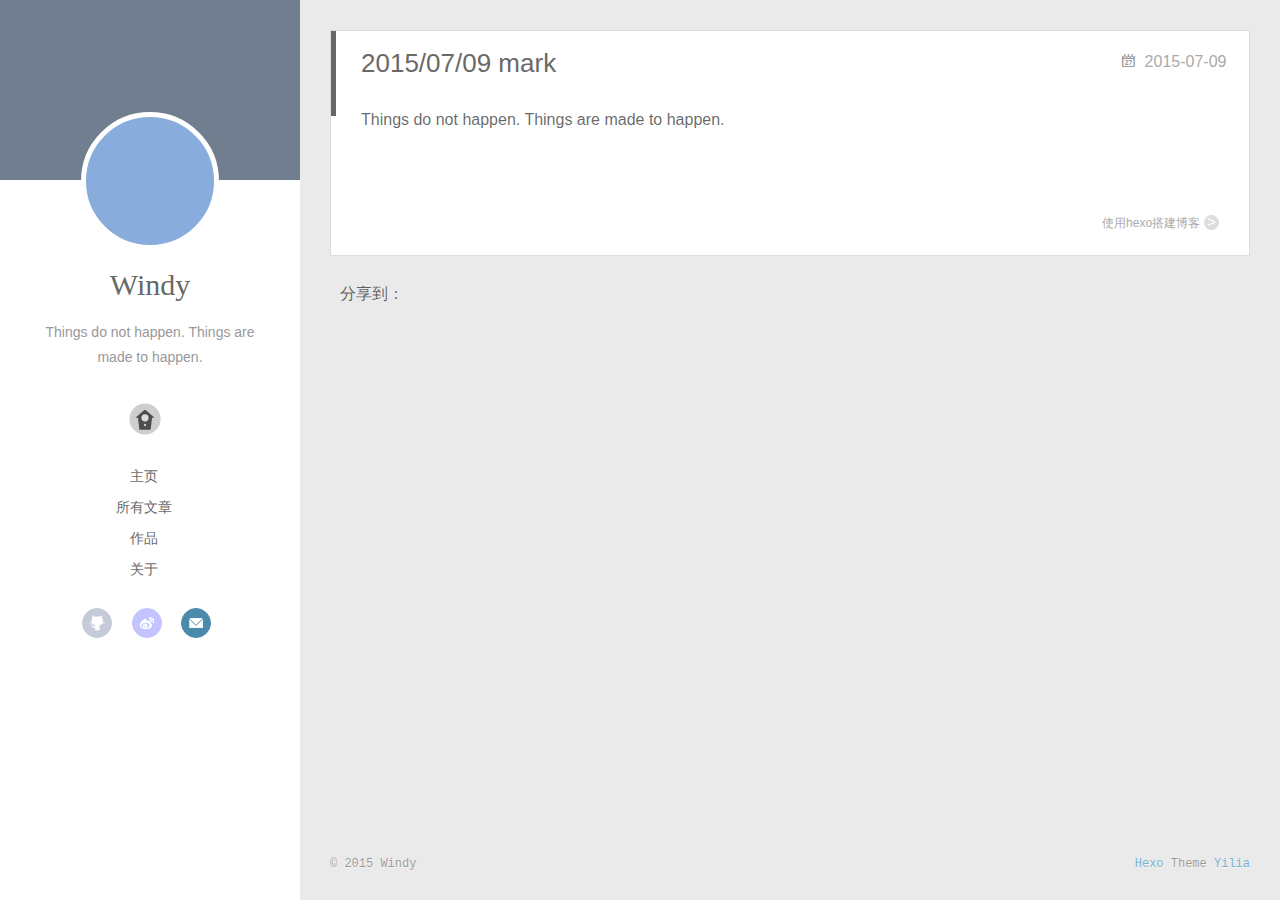
<file: 2015/07/09/2015-07-09-note/index.html>
<!DOCTYPE html>
<html>
<head>
  <meta charset="utf-8">
  
  <title>2015/07/09 mark | Windy&#39;s blog</title>
  <meta name="viewport" content="width=device-width, initial-scale=1, maximum-scale=1">
  <meta name="description" content="Things do not happen. Things are made to happen.">
<meta property="og:type" content="article">
<meta property="og:title" content="2015/07/09 mark">
<meta property="og:url" content="http://fengli632.github.io/2015/07/09/2015-07-09-note/index.html">
<meta property="og:site_name" content="Windy's blog">
<meta property="og:description" content="Things do not happen. Things are made to happen.">
<meta property="og:updated_time" content="2015-07-09T05:26:38.739Z">
<meta name="twitter:card" content="summary">
<meta name="twitter:title" content="2015/07/09 mark">
<meta name="twitter:description" content="Things do not happen. Things are made to happen.">
  
    <link rel="alternative" href="/atom.xml" title="Windy&#39;s blog" type="application/atom+xml">
  
  
    <link rel="icon" href="/favicon.png">
  
  <link rel="stylesheet" href="/css/style.css" type="text/css">
</head>
<body>
  <div id="container">
    <div class="left-col">
    <div class="overlay"></div>
<div class="intrude-less">
	<header id="header" class="inner">
		<a href="/" class="profilepic">
			
			<img lazy-src="http://7xk9uj.com1.z0.glb.clouddn.com/15-7-9/98457641.jpg" class="js-avatar">
			
		</a>

		<hgroup>
		  <h1 class="header-author"><a href="/">Windy</a></h1>
		</hgroup>

		
		<p class="header-subtitle">Things do not happen. Things are made to happen.</p>
		

		
			<div class="switch-btn">
				<div class="icon">
					<div class="icon-ctn">
						<div class="icon-wrap icon-house" data-idx="0">
							<div class="birdhouse"></div>
							<div class="birdhouse_holes"></div>
						</div>
						<div class="icon-wrap icon-ribbon hide" data-idx="1">
							<div class="ribbon"></div>
						</div>
						
						
						<div class="icon-wrap icon-me hide" data-idx="3">
							<div class="user"></div>
							<div class="shoulder"></div>
						</div>
						
					</div>
					
				</div>
				<div class="tips-box hide">
					<div class="tips-arrow"></div>
					<ul class="tips-inner">
						<li>菜单</li>
						<li>标签</li>
						
						
						<li>关于我</li>
						
					</ul>
				</div>
			</div>
		

		<div class="switch-area">
			<div class="switch-wrap">
				<section class="switch-part switch-part1">
					<nav class="header-menu">
						<ul>
						
							<li><a href="/">主页</a></li>
				        
							<li><a href="/archives">所有文章</a></li>
				        
							<li><a href="/tags/作品">作品</a></li>
				        
							<li><a href="/">关于</a></li>
				        
						</ul>
					</nav>
					<nav class="header-nav">
						<div class="social">
							
								<a class="github" target="_blank" href="https://github.com/fengli632" title="github">github</a>
					        
								<a class="weibo" target="_blank" href="/#" title="weibo">weibo</a>
					        
								<a class="mail" target="_blank" href="/lifeng632@163.com" title="mail">mail</a>
					        
						</div>
					</nav>
				</section>
				
				
				<section class="switch-part switch-part2">
					<div class="widget tagcloud" id="js-tagcloud">
						<a href="/tags/Javascript/" style="font-size: 10px;">Javascript</a> <a href="/tags/hexo/" style="font-size: 10px;">hexo</a> <a href="/tags/前端/" style="font-size: 10px;">前端</a> <a href="/tags/随笔/" style="font-size: 10px;">随笔</a>
					</div>
				</section>
				
				
				

				
				
				<section class="switch-part switch-part3">
				
					<div id="js-aboutme">我是谁，我从哪里来，我到哪里去？</div>
				</section>
				
			</div>
		</div>
	</header>				
</div>
    </div>
    <div class="mid-col">
      <nav id="mobile-nav">
  	<div class="overlay">
  		<div class="slider-trigger"></div>
  		<h1 class="header-author js-mobile-header hide">Windy</h1>
  	</div>
	<div class="intrude-less">
		<header id="header" class="inner">
			<div class="profilepic">
				<img lazy-src="http://7xk9uj.com1.z0.glb.clouddn.com/15-7-9/98457641.jpg" class="js-avatar">
			</div>
			<hgroup>
			  <h1 class="header-author">Windy</h1>
			</hgroup>
			
			<p class="header-subtitle">Things do not happen. Things are made to happen.</p>
			
			<nav class="header-menu">
				<ul>
				
					<li><a href="/">主页</a></li>
		        
					<li><a href="/archives">所有文章</a></li>
		        
					<li><a href="/tags/作品">作品</a></li>
		        
					<li><a href="/">关于</a></li>
		        
		        <div class="clearfix"></div>
				</ul>
			</nav>
			<nav class="header-nav">
				<div class="social">
					
						<a class="github" target="_blank" href="https://github.com/fengli632" title="github">github</a>
			        
						<a class="weibo" target="_blank" href="/#" title="weibo">weibo</a>
			        
						<a class="mail" target="_blank" href="/lifeng632@163.com" title="mail">mail</a>
			        
				</div>
			</nav>
		</header>				
	</div>
</nav>
      <div class="body-wrap"><article id="post-2015-07-09-note" class="article article-type-post" itemscope itemprop="blogPost">
  
    <div class="article-meta">
      <a href="/2015/07/09/2015-07-09-note/" class="article-date">
  	<time datetime="2015-07-09T05:09:19.000Z" itemprop="datePublished">2015-07-09</time>
</a>
    </div>
  
  <div class="article-inner">
    
      <input type="hidden" class="isFancy" />
    
    
      <header class="article-header">
        
  
    <h1 class="article-title" itemprop="name">
      2015/07/09 mark
    </h1>
  

      </header>
      
      <div class="article-info article-info-post">
        
        

        <div class="clearfix"></div>
      </div>
      
    
    <div class="article-entry" itemprop="articleBody">
      
        <p>Things do not happen. Things are made to happen.</p>

      
    </div>
    
  </div>
  
    
<nav id="article-nav">
  
  
    <a href="/2015/07/08/my-new-post/" id="article-nav-older" class="article-nav-link-wrap">
      <div class="article-nav-title">使用hexo搭建博客</div>
      <strong class="article-nav-caption">></strong>
    </a>
  
</nav>

  
</article>


<div class="share">
	<!-- JiaThis Button BEGIN -->
	<div class="jiathis_style">
		<span class="jiathis_txt">分享到：</span>
		<a class="jiathis_button_tsina"></a>
		<a class="jiathis_button_cqq"></a>
		<a class="jiathis_button_douban"></a>
		<a class="jiathis_button_weixin"></a>
		<a class="jiathis_button_tumblr"></a>
		<a href="http://www.jiathis.com/share" class="jiathis jiathis_txt jtico jtico_jiathis" target="_blank"></a>
	</div>
	<script type="text/javascript" src="http://v3.jiathis.com/code/jia.js?uid=1405949716054953" charset="utf-8"></script>
	<!-- JiaThis Button END -->
</div>



<div class="duoshuo">
	<!-- 多说评论框 start -->
	<div class="ds-thread" data-thread-key="2015-07-09-note" data-title="2015/07/09 mark" data-url="http://fengli632.github.io/2015/07/09/2015-07-09-note/"></div>
	<!-- 多说评论框 end -->
	<!-- 多说公共JS代码 start (一个网页只需插入一次) -->
	<script type="text/javascript">
	var duoshuoQuery = {short_name:"true"};
	(function() {
		var ds = document.createElement('script');
		ds.type = 'text/javascript';ds.async = true;
		ds.src = (document.location.protocol == 'https:' ? 'https:' : 'http:') + '//static.duoshuo.com/embed.js';
		ds.charset = 'UTF-8';
		(document.getElementsByTagName('head')[0] 
		 || document.getElementsByTagName('body')[0]).appendChild(ds);
	})();
	</script>
	<!-- 多说公共JS代码 end -->
</div>




</div>
      <footer id="footer">
  <div class="outer">
    <div id="footer-info">
    	<div class="footer-left">
    		&copy; 2015 Windy
    	</div>
      	<div class="footer-right">
      		<a href="http://hexo.io/" target="_blank">Hexo</a>  Theme <a href="https://github.com/litten/hexo-theme-yilia" target="_blank">Yilia</a>
      	</div>
    </div>
  </div>
</footer>
    </div>
    
  <link rel="stylesheet" href="/fancybox/jquery.fancybox.css" type="text/css">


<script>
	var yiliaConfig = {
		fancybox: true,
		mathjax: true,
		animate: true,
		isHome: false,
		isPost: true,
		isArchive: false,
		isTag: false,
		isCategory: false,
		open_in_new: false
	}
</script>
<script src="http://7.url.cn/edu/jslib/comb/require-2.1.6,jquery-1.9.1.min.js" type="text/javascript"></script>
<script src="/js/main.js" type="text/javascript"></script>






<script type="text/x-mathjax-config">
MathJax.Hub.Config({
    tex2jax: {
        inlineMath: [ ['$','$'], ["\\(","\\)"]  ],
        processEscapes: true,
        skipTags: ['script', 'noscript', 'style', 'textarea', 'pre', 'code']
    }
});

MathJax.Hub.Queue(function() {
    var all = MathJax.Hub.getAllJax(), i;
    for(i=0; i < all.length; i += 1) {
        all[i].SourceElement().parentNode.className += ' has-jax';                 
    }       
});
</script>

<script type="text/javascript" src="http://cdn.mathjax.org/mathjax/latest/MathJax.js?config=TeX-AMS-MML_HTMLorMML">
</script>


  </div>
</body>
</html>
</file>
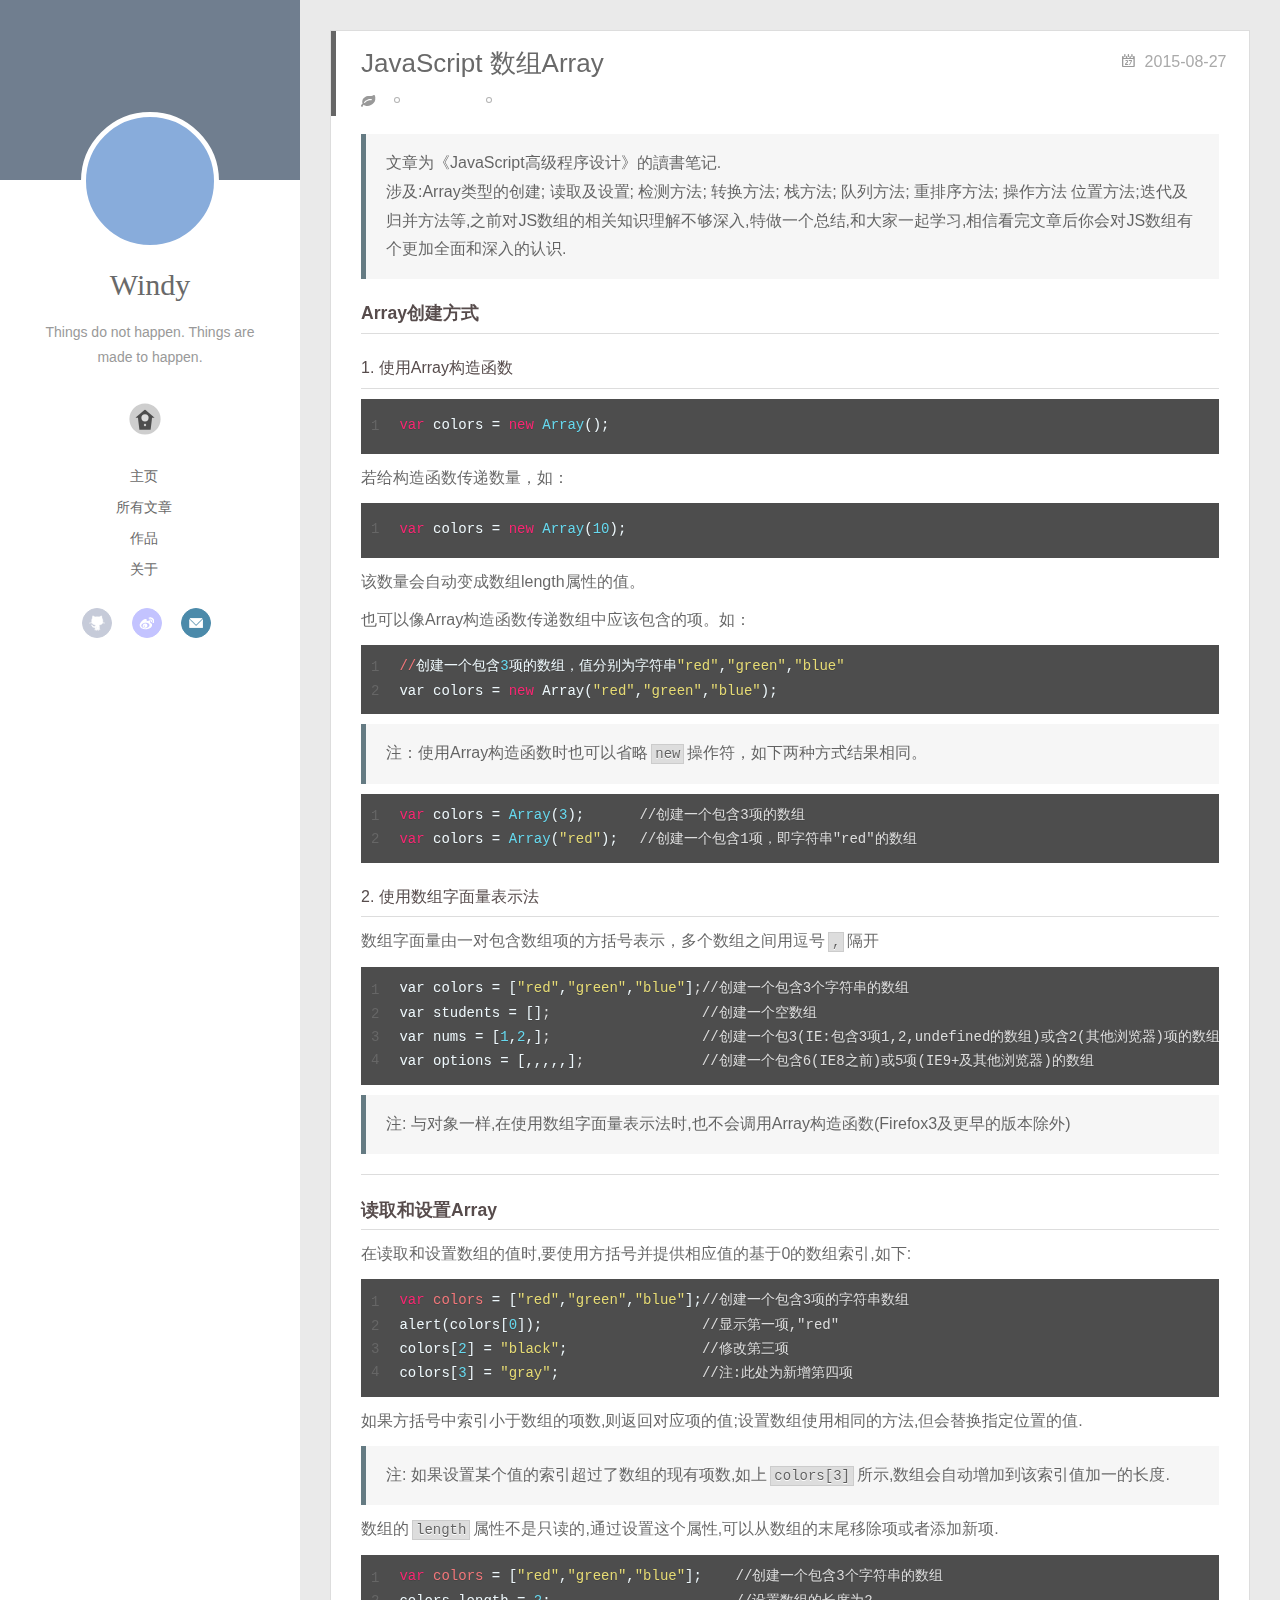
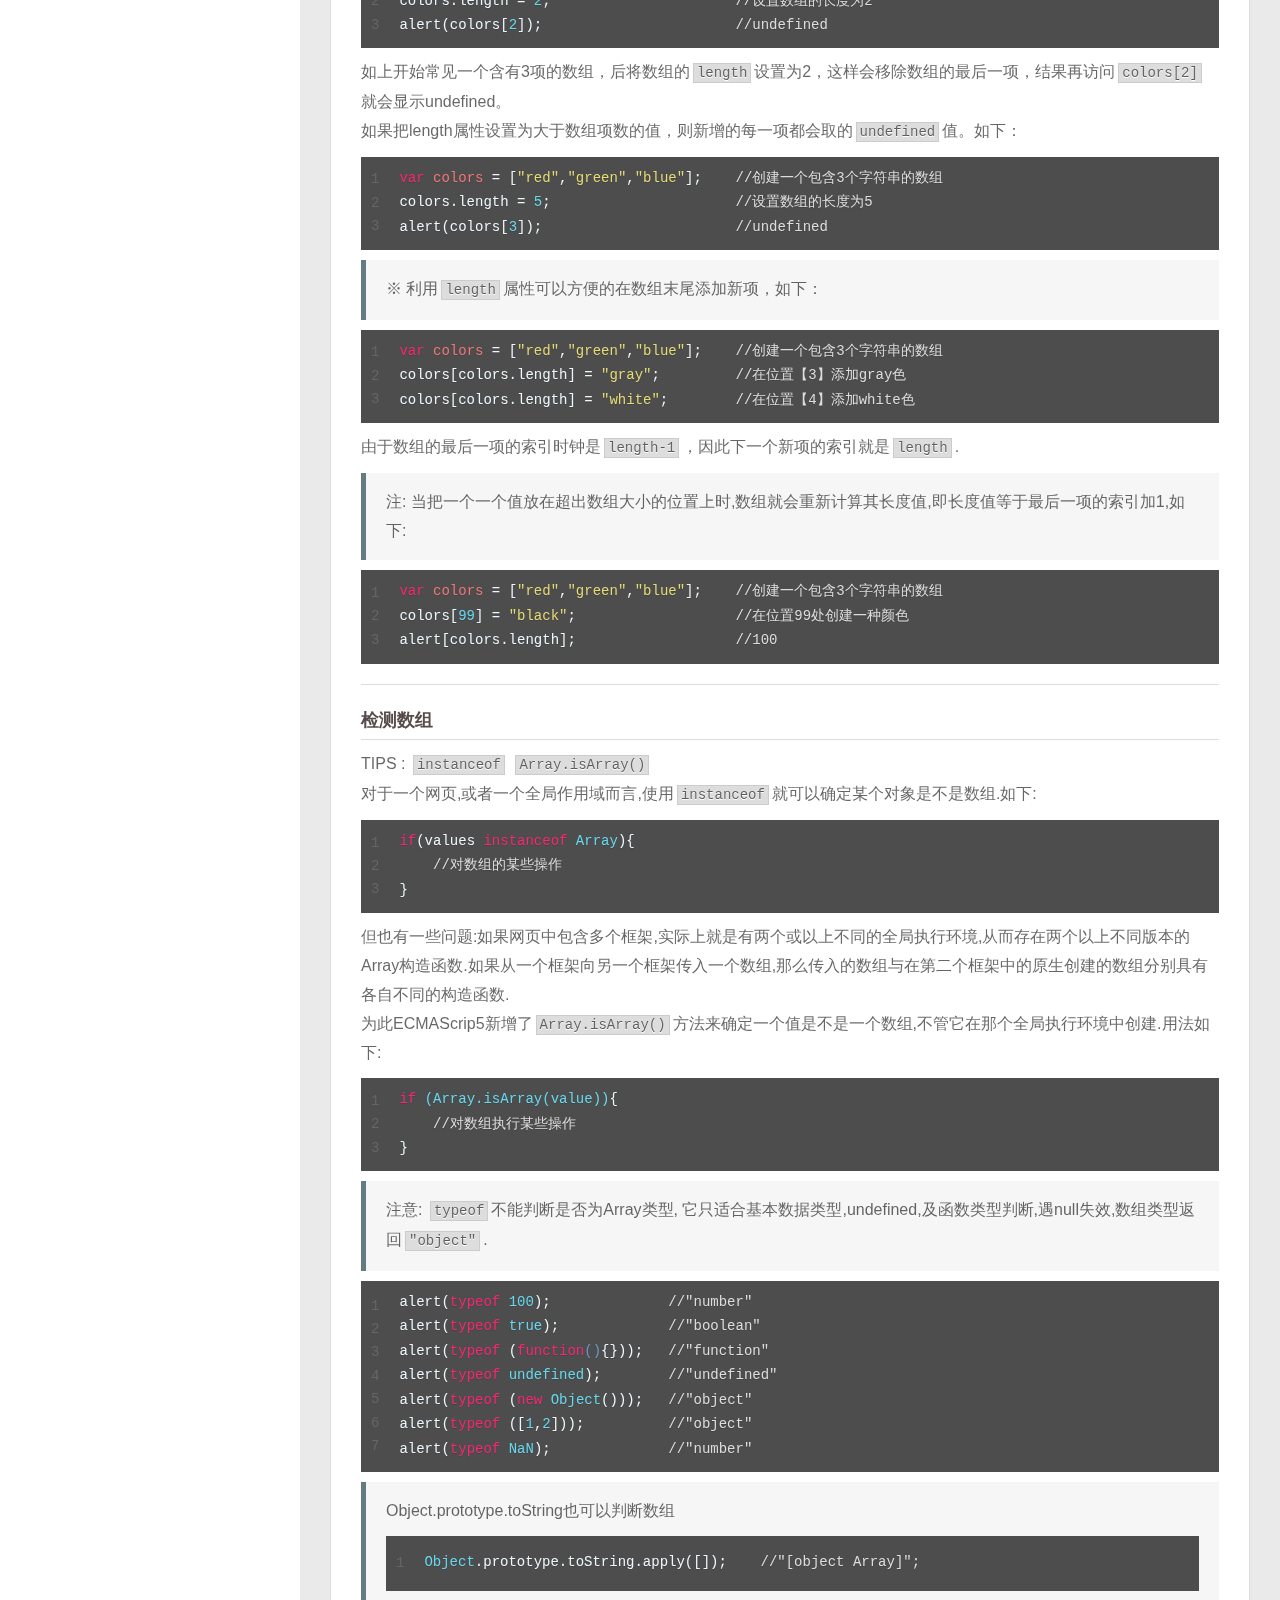
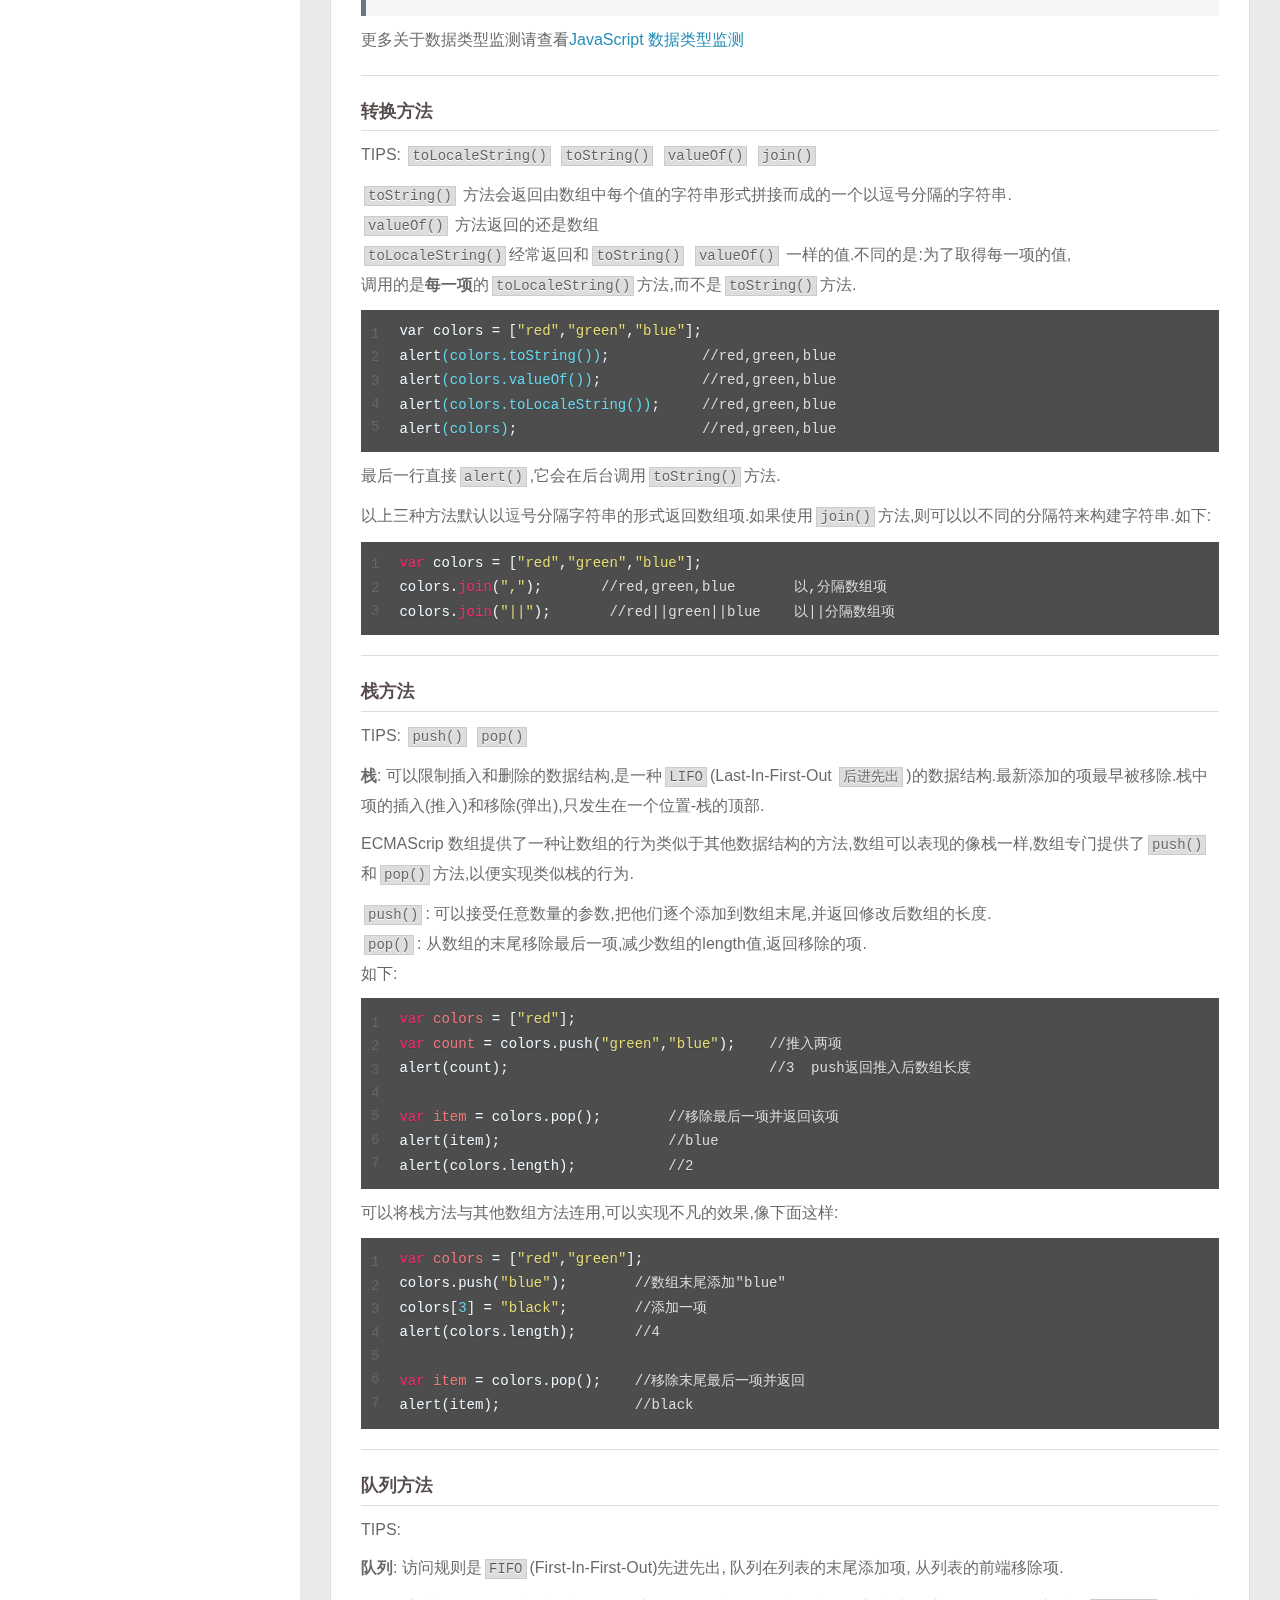
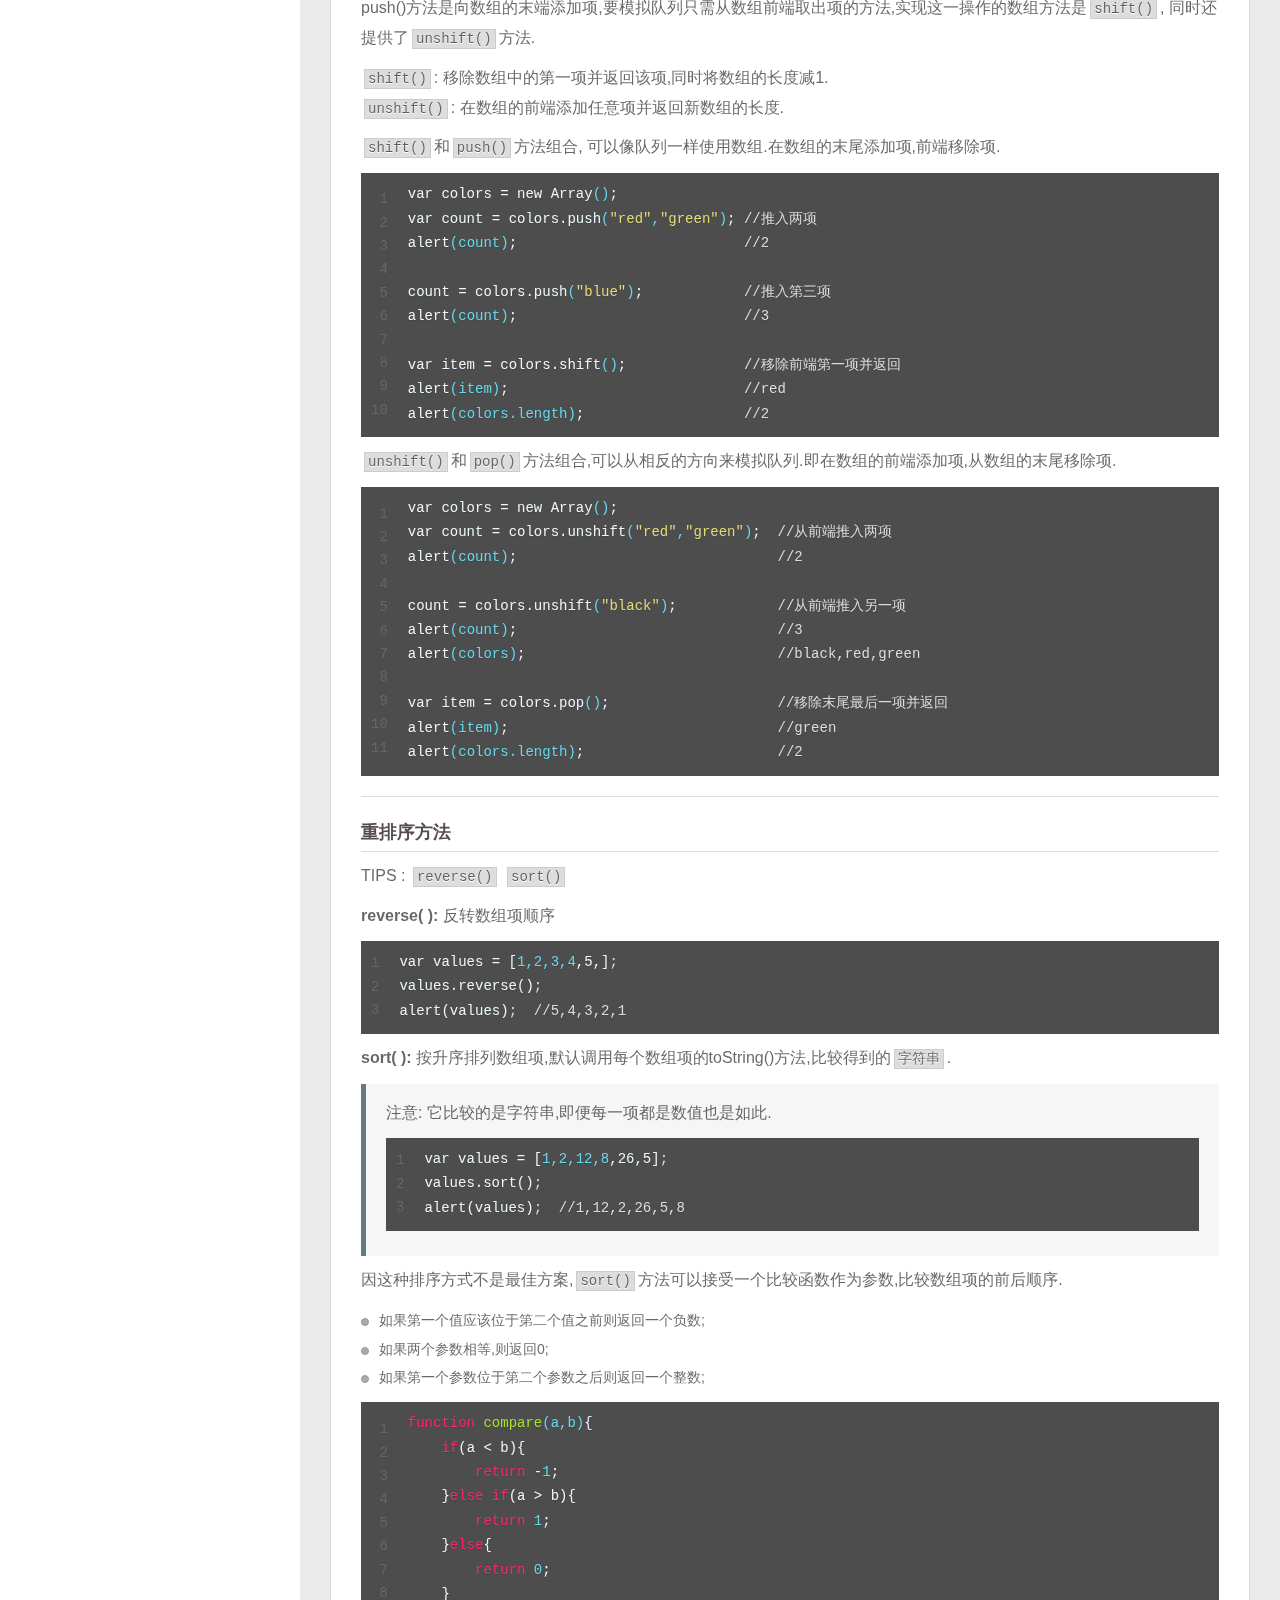
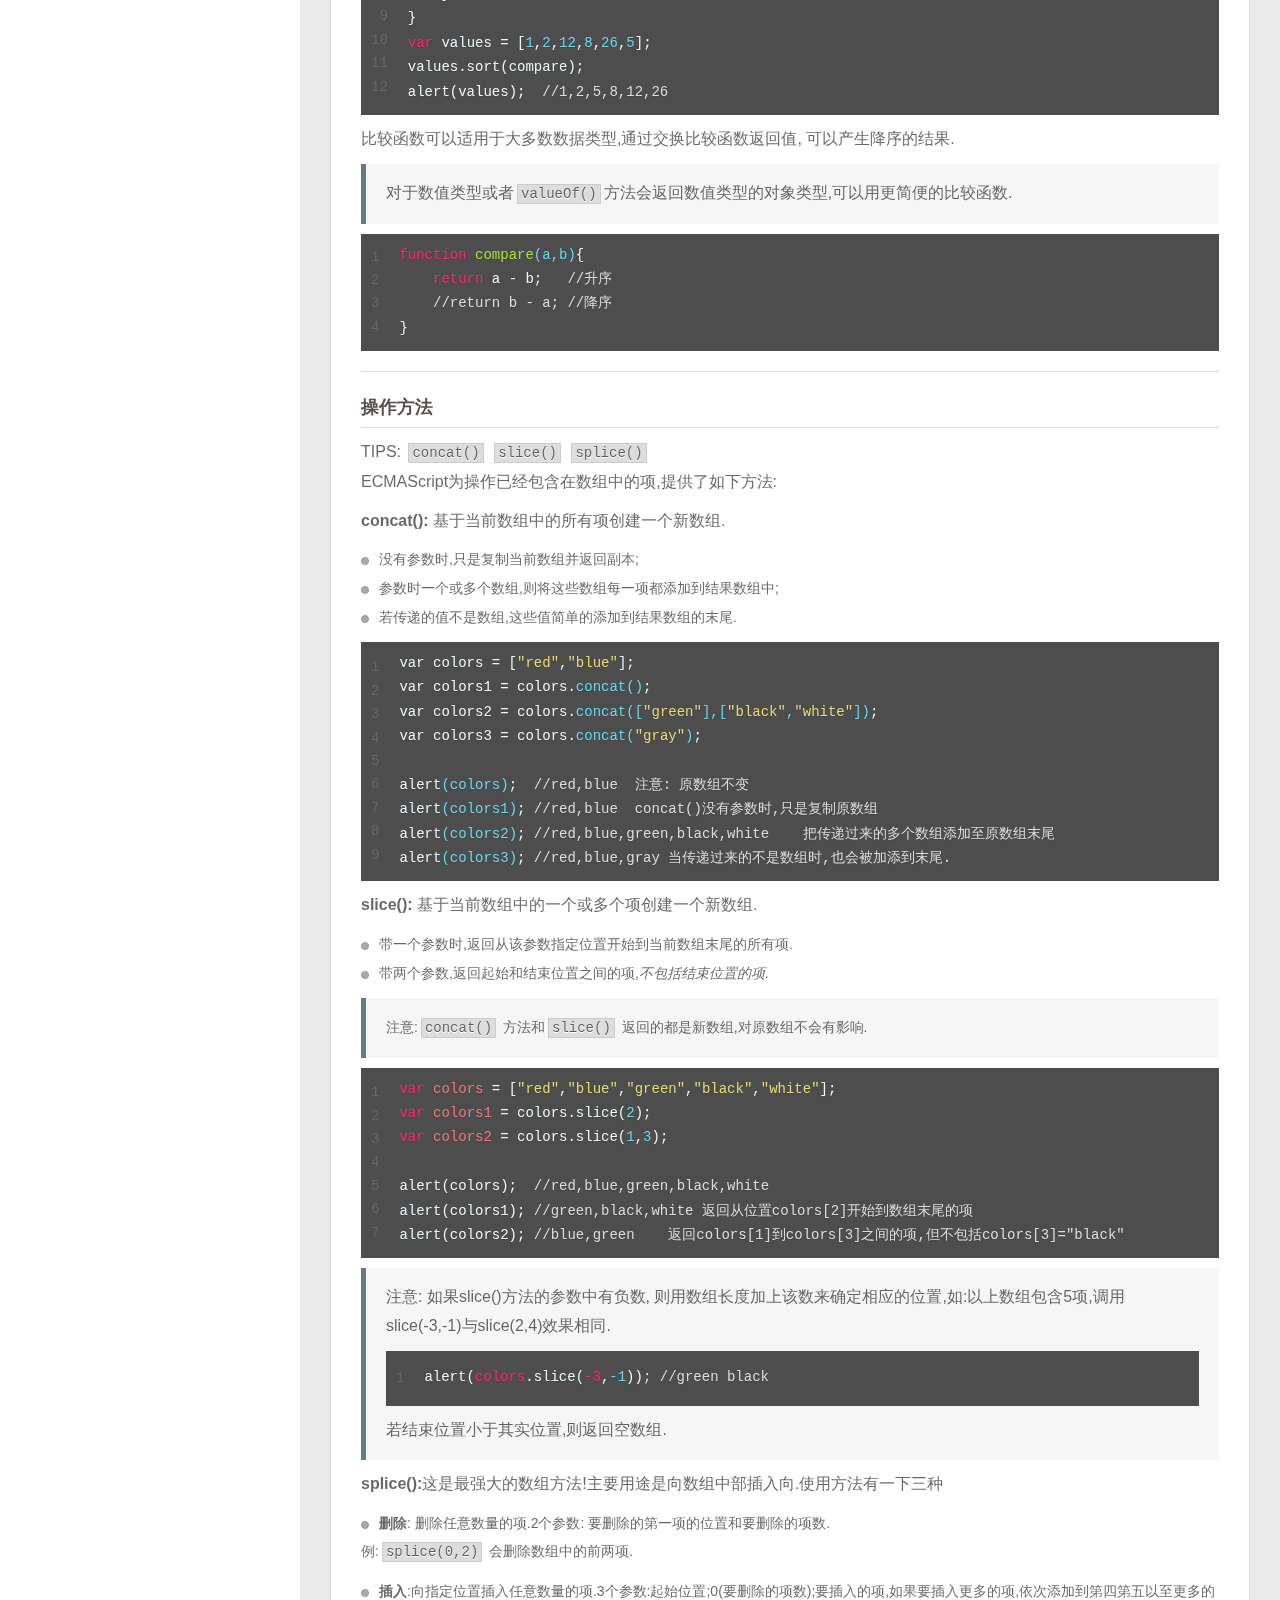
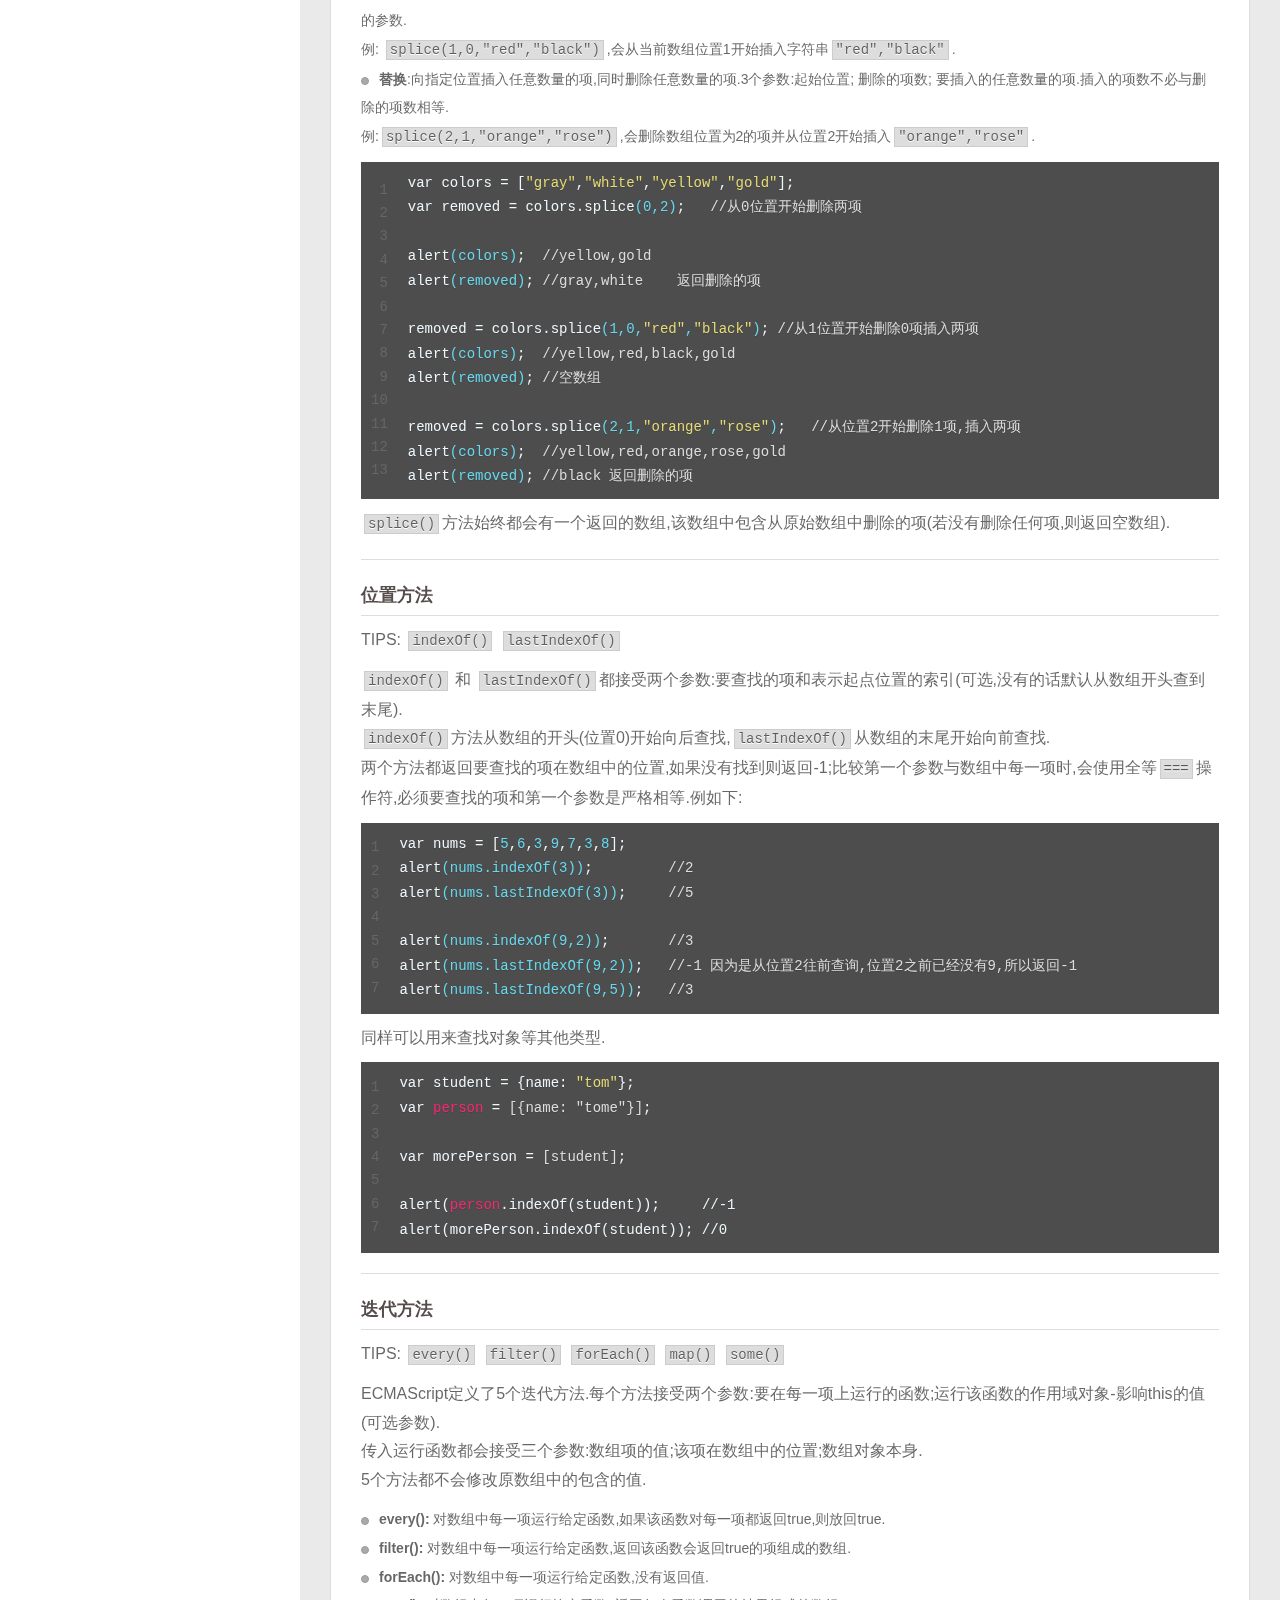
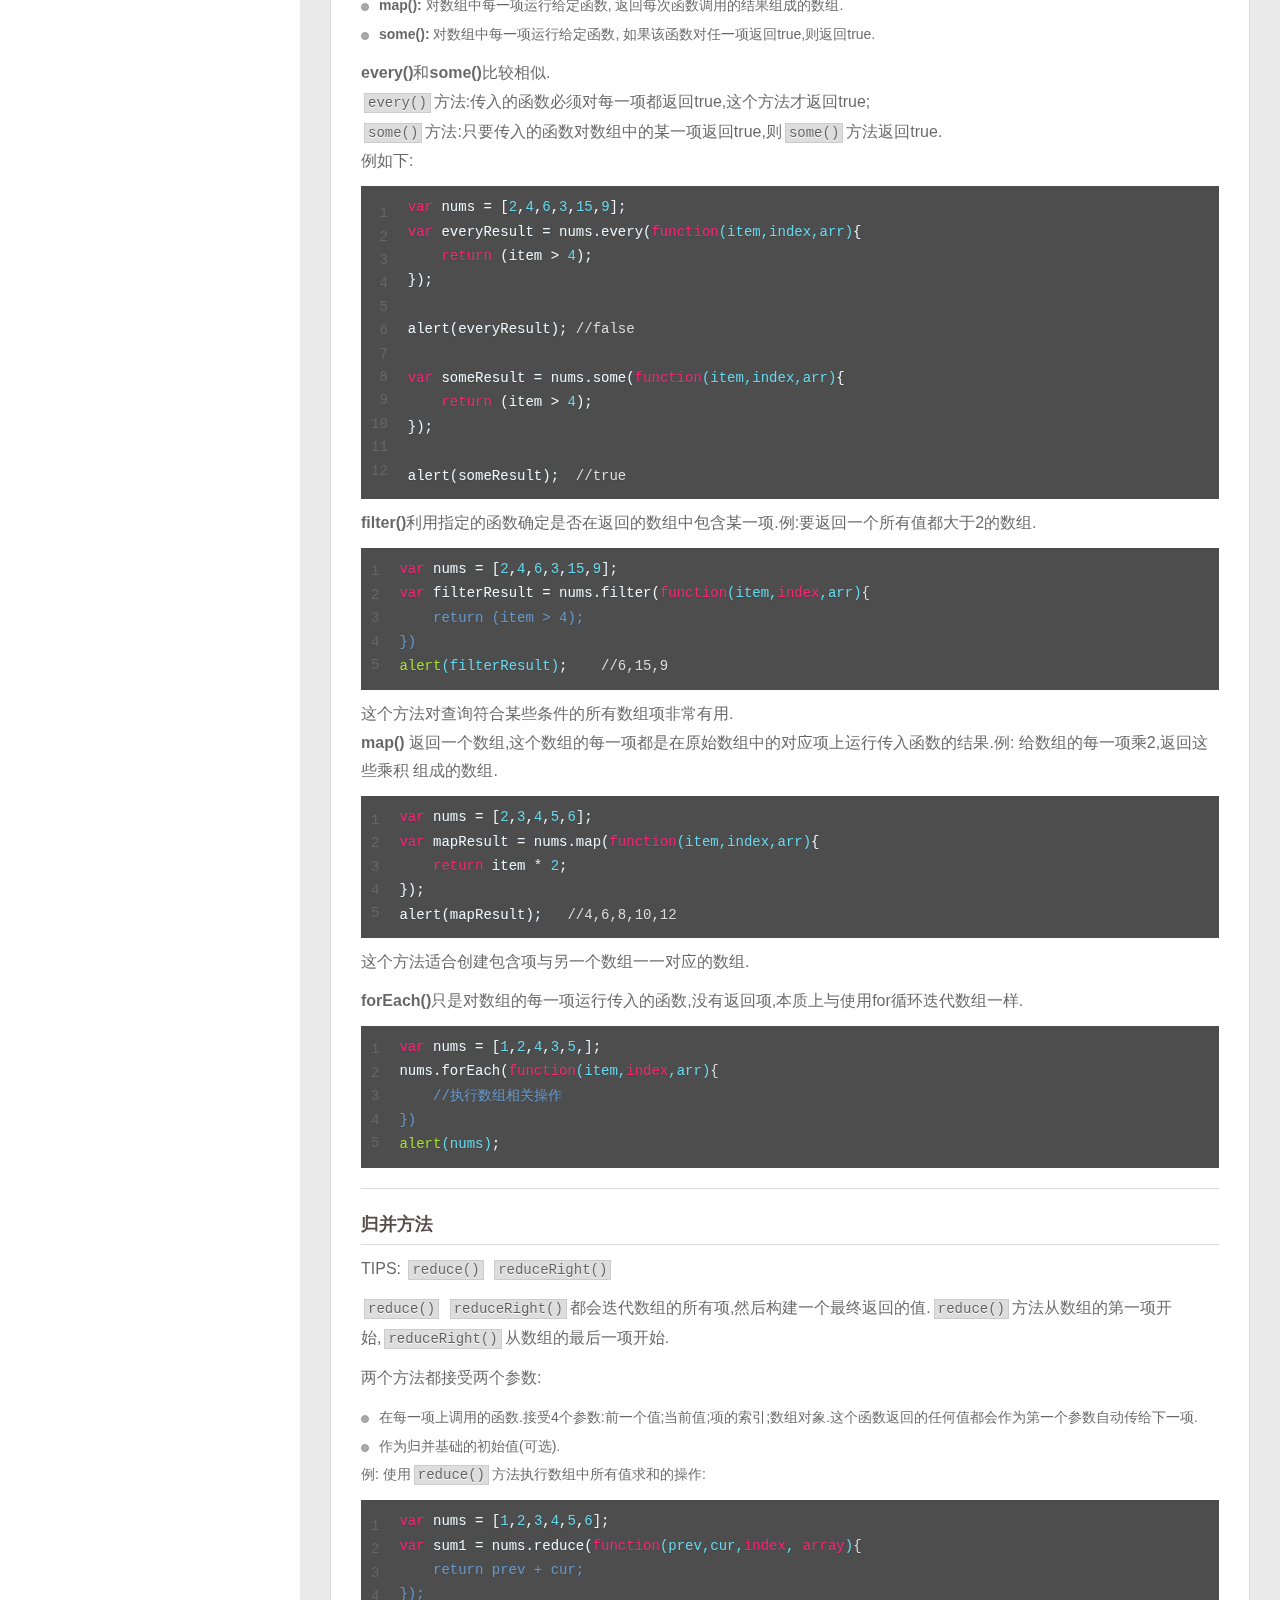
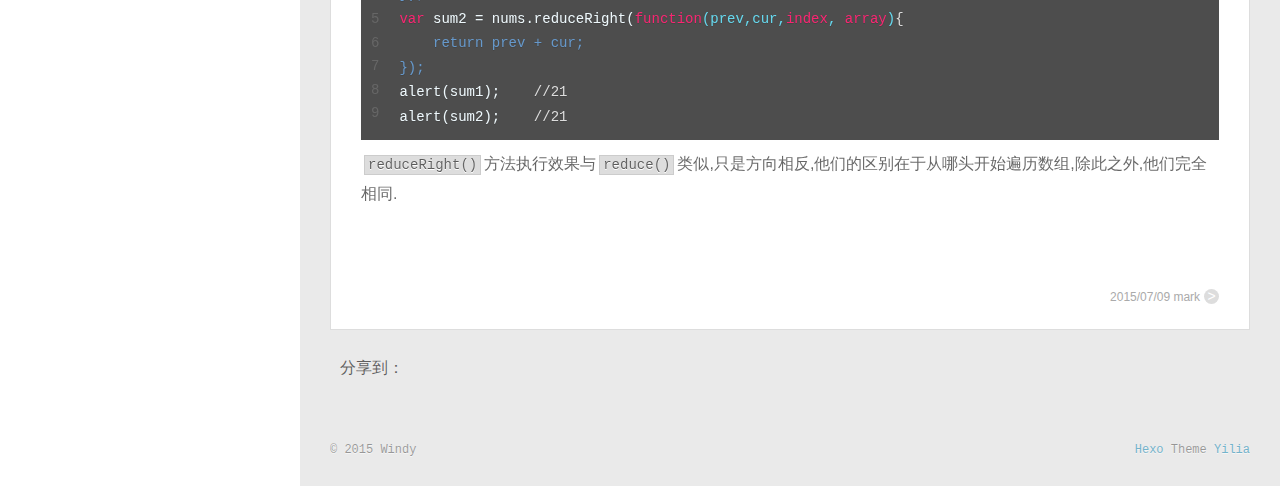
<file: 2015/08/27/JavaScript 数组Array相关笔记/index.html>
<!DOCTYPE html>
<html>
<head>
  <meta charset="utf-8">
  
  <title>JavaScript 数组Array | Windy&#39;s blog</title>
  <meta name="viewport" content="width=device-width, initial-scale=1, maximum-scale=1">
  <meta name="description" content="文章为《JavaScript高级程序设计》的讀書笔记.涉及:Array类型的创建; 读取及设置; 检测方法; 转换方法; 栈方法; 队列方法; 重排序方法; 操作方法 位置方法;迭代及归并方法等,之前对JS数组的相关知识理解不够深入,特做一个总结,和大家一起学习,相信看完文章后你会对JS数组有个更加全面和深入的认识.">
<meta property="og:type" content="article">
<meta property="og:title" content="JavaScript 数组Array">
<meta property="og:url" content="http://fengli632.github.io/2015/08/27/JavaScript 数组Array相关笔记/index.html">
<meta property="og:site_name" content="Windy's blog">
<meta property="og:description" content="文章为《JavaScript高级程序设计》的讀書笔记.涉及:Array类型的创建; 读取及设置; 检测方法; 转换方法; 栈方法; 队列方法; 重排序方法; 操作方法 位置方法;迭代及归并方法等,之前对JS数组的相关知识理解不够深入,特做一个总结,和大家一起学习,相信看完文章后你会对JS数组有个更加全面和深入的认识.">
<meta property="og:updated_time" content="2015-08-29T14:20:56.715Z">
<meta name="twitter:card" content="summary">
<meta name="twitter:title" content="JavaScript 数组Array">
<meta name="twitter:description" content="文章为《JavaScript高级程序设计》的讀書笔记.涉及:Array类型的创建; 读取及设置; 检测方法; 转换方法; 栈方法; 队列方法; 重排序方法; 操作方法 位置方法;迭代及归并方法等,之前对JS数组的相关知识理解不够深入,特做一个总结,和大家一起学习,相信看完文章后你会对JS数组有个更加全面和深入的认识.">
  
    <link rel="alternative" href="/atom.xml" title="Windy&#39;s blog" type="application/atom+xml">
  
  
    <link rel="icon" href="/favicon.png">
  
  <link rel="stylesheet" href="/css/style.css" type="text/css">
</head>
<body>
  <div id="container">
    <div class="left-col">
    <div class="overlay"></div>
<div class="intrude-less">
	<header id="header" class="inner">
		<a href="/" class="profilepic">
			
			<img lazy-src="http://7xk9uj.com1.z0.glb.clouddn.com/15-7-9/98457641.jpg" class="js-avatar">
			
		</a>

		<hgroup>
		  <h1 class="header-author"><a href="/">Windy</a></h1>
		</hgroup>

		
		<p class="header-subtitle">Things do not happen. Things are made to happen.</p>
		

		
			<div class="switch-btn">
				<div class="icon">
					<div class="icon-ctn">
						<div class="icon-wrap icon-house" data-idx="0">
							<div class="birdhouse"></div>
							<div class="birdhouse_holes"></div>
						</div>
						<div class="icon-wrap icon-ribbon hide" data-idx="1">
							<div class="ribbon"></div>
						</div>
						
						
						<div class="icon-wrap icon-me hide" data-idx="3">
							<div class="user"></div>
							<div class="shoulder"></div>
						</div>
						
					</div>
					
				</div>
				<div class="tips-box hide">
					<div class="tips-arrow"></div>
					<ul class="tips-inner">
						<li>菜单</li>
						<li>标签</li>
						
						
						<li>关于我</li>
						
					</ul>
				</div>
			</div>
		

		<div class="switch-area">
			<div class="switch-wrap">
				<section class="switch-part switch-part1">
					<nav class="header-menu">
						<ul>
						
							<li><a href="/">主页</a></li>
				        
							<li><a href="/archives">所有文章</a></li>
				        
							<li><a href="/tags/作品">作品</a></li>
				        
							<li><a href="/">关于</a></li>
				        
						</ul>
					</nav>
					<nav class="header-nav">
						<div class="social">
							
								<a class="github" target="_blank" href="https://github.com/fengli632" title="github">github</a>
					        
								<a class="weibo" target="_blank" href="/#" title="weibo">weibo</a>
					        
								<a class="mail" target="_blank" href="/lifeng632@163.com" title="mail">mail</a>
					        
						</div>
					</nav>
				</section>
				
				
				<section class="switch-part switch-part2">
					<div class="widget tagcloud" id="js-tagcloud">
						<a href="/tags/JavaScript/" style="font-size: 10px;">JavaScript</a> <a href="/tags/Javascript/" style="font-size: 10px;">Javascript</a> <a href="/tags/hexo/" style="font-size: 10px;">hexo</a> <a href="/tags/前端/" style="font-size: 20px;">前端</a> <a href="/tags/随笔/" style="font-size: 10px;">随笔</a>
					</div>
				</section>
				
				
				

				
				
				<section class="switch-part switch-part3">
				
					<div id="js-aboutme">我是谁，我从哪里来，我到哪里去？</div>
				</section>
				
			</div>
		</div>
	</header>				
</div>
    </div>
    <div class="mid-col">
      <nav id="mobile-nav">
  	<div class="overlay">
  		<div class="slider-trigger"></div>
  		<h1 class="header-author js-mobile-header hide">Windy</h1>
  	</div>
	<div class="intrude-less">
		<header id="header" class="inner">
			<div class="profilepic">
				<img lazy-src="http://7xk9uj.com1.z0.glb.clouddn.com/15-7-9/98457641.jpg" class="js-avatar">
			</div>
			<hgroup>
			  <h1 class="header-author">Windy</h1>
			</hgroup>
			
			<p class="header-subtitle">Things do not happen. Things are made to happen.</p>
			
			<nav class="header-menu">
				<ul>
				
					<li><a href="/">主页</a></li>
		        
					<li><a href="/archives">所有文章</a></li>
		        
					<li><a href="/tags/作品">作品</a></li>
		        
					<li><a href="/">关于</a></li>
		        
		        <div class="clearfix"></div>
				</ul>
			</nav>
			<nav class="header-nav">
				<div class="social">
					
						<a class="github" target="_blank" href="https://github.com/fengli632" title="github">github</a>
			        
						<a class="weibo" target="_blank" href="/#" title="weibo">weibo</a>
			        
						<a class="mail" target="_blank" href="/lifeng632@163.com" title="mail">mail</a>
			        
				</div>
			</nav>
		</header>				
	</div>
</nav>
      <div class="body-wrap"><article id="post-JavaScript 数组Array相关笔记" class="article article-type-post" itemscope itemprop="blogPost">
  
    <div class="article-meta">
      <a href="/2015/08/27/JavaScript 数组Array相关笔记/" class="article-date">
  	<time datetime="2015-08-27T10:09:12.000Z" itemprop="datePublished">2015-08-27</time>
</a>
    </div>
  
  <div class="article-inner">
    
      <input type="hidden" class="isFancy" />
    
    
      <header class="article-header">
        
  
    <h1 class="article-title" itemprop="name">
      JavaScript 数组Array
    </h1>
  

      </header>
      
      <div class="article-info article-info-post">
        
	<div class="article-tag tagcloud">
		<ul class="article-tag-list"><li class="article-tag-list-item"><a class="article-tag-list-link" href="/tags/JavaScript/">JavaScript</a></li><li class="article-tag-list-item"><a class="article-tag-list-link" href="/tags/前端/">前端</a></li></ul>
	</div>

        

        <div class="clearfix"></div>
      </div>
      
    
    <div class="article-entry" itemprop="articleBody">
      
        <blockquote>
<p>文章为《JavaScript高级程序设计》的讀書笔记.<br>涉及:Array类型的创建; 读取及设置; 检测方法; 转换方法; 栈方法; 队列方法; 重排序方法; 操作方法 位置方法;迭代及归并方法等,之前对JS数组的相关知识理解不够深入,特做一个总结,和大家一起学习,相信看完文章后你会对JS数组有个更加全面和深入的认识.</p>
</blockquote>
<a id="more"></a>
<h3 id="Array创建方式"><strong>Array创建方式</strong></h3><h4 id="1-_使用Array构造函数">1. 使用Array构造函数</h4><figure class="highlight javascript"><table><tr><td class="gutter"><pre><span class="line">1</span><br></pre></td><td class="code"><pre><span class="line"><span class="keyword">var</span> colors = <span class="keyword">new</span> <span class="built_in">Array</span>();</span><br></pre></td></tr></table></figure>
<p>若给构造函数传递数量，如：<br><figure class="highlight javascript"><table><tr><td class="gutter"><pre><span class="line">1</span><br></pre></td><td class="code"><pre><span class="line"><span class="keyword">var</span> colors = <span class="keyword">new</span> <span class="built_in">Array</span>(<span class="number">10</span>);</span><br></pre></td></tr></table></figure></p>
<p>该数量会自动变成数组length属性的值。</p>
<p>也可以像Array构造函数传递数组中应该包含的项。如：<br><figure class="highlight coffeescript"><table><tr><td class="gutter"><pre><span class="line">1</span><br><span class="line">2</span><br></pre></td><td class="code"><pre><span class="line"><span class="regexp">//</span>创建一个包含<span class="number">3</span>项的数组，值分别为字符串<span class="string">"red"</span>,<span class="string">"green"</span>,<span class="string">"blue"</span></span><br><span class="line"><span class="reserved">var</span> colors = <span class="keyword">new</span> Array(<span class="string">"red"</span>,<span class="string">"green"</span>,<span class="string">"blue"</span>);</span><br></pre></td></tr></table></figure></p>
<blockquote>
<p>注：使用Array构造函数时也可以省略<code>new</code>操作符，如下两种方式结果相同。</p>
</blockquote>
<figure class="highlight javascript"><table><tr><td class="gutter"><pre><span class="line">1</span><br><span class="line">2</span><br></pre></td><td class="code"><pre><span class="line"><span class="keyword">var</span> colors = <span class="built_in">Array</span>(<span class="number">3</span>);		<span class="comment">//创建一个包含3项的数组</span></span><br><span class="line"><span class="keyword">var</span> colors = <span class="built_in">Array</span>(<span class="string">"red"</span>);	<span class="comment">//创建一个包含1项，即字符串"red"的数组</span></span><br></pre></td></tr></table></figure>
<h4 id="2-_使用数组字面量表示法">2. 使用数组字面量表示法</h4><p>数组字面量由一对包含数组项的方括号表示，多个数组之间用逗号<code>,</code>隔开<br><figure class="highlight autohotkey"><table><tr><td class="gutter"><pre><span class="line">1</span><br><span class="line">2</span><br><span class="line">3</span><br><span class="line">4</span><br></pre></td><td class="code"><pre><span class="line">var colors = [<span class="string">"red"</span>,<span class="string">"green"</span>,<span class="string">"blue"</span>]<span class="comment">;//创建一个包含3个字符串的数组</span></span><br><span class="line">var students = []<span class="comment">;                  //创建一个空数组</span></span><br><span class="line">var nums = [<span class="number">1</span>,<span class="number">2</span>,]<span class="comment">;                  //创建一个包3(IE:包含3项1,2,undefined的数组)或含2(其他浏览器)项的数组</span></span><br><span class="line">var options = [,,,,,]<span class="comment">;              //创建一个包含6(IE8之前)或5项(IE9+及其他浏览器)的数组</span></span><br></pre></td></tr></table></figure></p>
<blockquote>
<p>注: 与对象一样,在使用数组字面量表示法时,也不会调用Array构造函数(Firefox3及更早的版本除外)</p>
</blockquote>
<hr>
<h3 id="读取和设置Array"><strong>读取和设置Array</strong></h3><p>在读取和设置数组的值时,要使用方括号并提供相应值的基于0的数组索引,如下:<br><figure class="highlight kotlin"><table><tr><td class="gutter"><pre><span class="line">1</span><br><span class="line">2</span><br><span class="line">3</span><br><span class="line">4</span><br></pre></td><td class="code"><pre><span class="line"><span class="variable"><span class="keyword">var</span> colors</span> = [<span class="string">"red"</span>,<span class="string">"green"</span>,<span class="string">"blue"</span>];<span class="comment">//创建一个包含3项的字符串数组</span></span><br><span class="line">alert(colors[<span class="number">0</span>]);                   <span class="comment">//显示第一项,"red"</span></span><br><span class="line">colors[<span class="number">2</span>] = <span class="string">"black"</span>;                <span class="comment">//修改第三项</span></span><br><span class="line">colors[<span class="number">3</span>] = <span class="string">"gray"</span>;                 <span class="comment">//注:此处为新增第四项</span></span><br></pre></td></tr></table></figure></p>
<p>如果方括号中索引小于数组的项数,则返回对应项的值;设置数组使用相同的方法,但会替换指定位置的值.</p>
<blockquote>
<p>注: 如果设置某个值的索引超过了数组的现有项数,如上<code>colors[3]</code>所示,数组会自动增加到该索引值加一的长度.</p>
</blockquote>
<p> 数组的<code>length</code>属性不是只读的,通过设置这个属性,可以从数组的末尾移除项或者添加新项.<br><figure class="highlight kotlin"><table><tr><td class="gutter"><pre><span class="line">1</span><br><span class="line">2</span><br><span class="line">3</span><br></pre></td><td class="code"><pre><span class="line"><span class="variable"><span class="keyword">var</span> colors</span> = [<span class="string">"red"</span>,<span class="string">"green"</span>,<span class="string">"blue"</span>];    <span class="comment">//创建一个包含3个字符串的数组</span></span><br><span class="line">colors.length = <span class="number">2</span>;                      <span class="comment">//设置数组的长度为2</span></span><br><span class="line">alert(colors[<span class="number">2</span>]);                       <span class="comment">//undefined</span></span><br></pre></td></tr></table></figure></p>
<p>如上开始常见一个含有3项的数组，后将数组的<code>length</code>设置为2，这样会移除数组的最后一项，结果再访问<code>colors[2]</code>就会显示undefined。<br>如果把length属性设置为大于数组项数的值，则新增的每一项都会取的<code>undefined</code>值。如下：<br><figure class="highlight kotlin"><table><tr><td class="gutter"><pre><span class="line">1</span><br><span class="line">2</span><br><span class="line">3</span><br></pre></td><td class="code"><pre><span class="line"><span class="variable"><span class="keyword">var</span> colors</span> = [<span class="string">"red"</span>,<span class="string">"green"</span>,<span class="string">"blue"</span>];    <span class="comment">//创建一个包含3个字符串的数组</span></span><br><span class="line">colors.length = <span class="number">5</span>;                      <span class="comment">//设置数组的长度为5</span></span><br><span class="line">alert(colors[<span class="number">3</span>]);                       <span class="comment">//undefined</span></span><br></pre></td></tr></table></figure></p>
<blockquote>
<p>※ 利用<code>length</code>属性可以方便的在数组末尾添加新项，如下：</p>
</blockquote>
<figure class="highlight kotlin"><table><tr><td class="gutter"><pre><span class="line">1</span><br><span class="line">2</span><br><span class="line">3</span><br></pre></td><td class="code"><pre><span class="line"><span class="variable"><span class="keyword">var</span> colors</span> = [<span class="string">"red"</span>,<span class="string">"green"</span>,<span class="string">"blue"</span>];    <span class="comment">//创建一个包含3个字符串的数组</span></span><br><span class="line">colors[colors.length] = <span class="string">"gray"</span>;         <span class="comment">//在位置【3】添加gray色</span></span><br><span class="line">colors[colors.length] = <span class="string">"white"</span>;        <span class="comment">//在位置【4】添加white色</span></span><br></pre></td></tr></table></figure>
<p>由于数组的最后一项的索引时钟是<code>length-1</code>，因此下一个新项的索引就是<code>length</code>.</p>
<blockquote>
<p>注: 当把一个一个值放在超出数组大小的位置上时,数组就会重新计算其长度值,即长度值等于最后一项的索引加1,如下:</p>
</blockquote>
<figure class="highlight kotlin"><table><tr><td class="gutter"><pre><span class="line">1</span><br><span class="line">2</span><br><span class="line">3</span><br></pre></td><td class="code"><pre><span class="line"><span class="variable"><span class="keyword">var</span> colors</span> = [<span class="string">"red"</span>,<span class="string">"green"</span>,<span class="string">"blue"</span>];    <span class="comment">//创建一个包含3个字符串的数组</span></span><br><span class="line">colors[<span class="number">99</span>] = <span class="string">"black"</span>;                   <span class="comment">//在位置99处创建一种颜色    </span></span><br><span class="line">alert[colors.length];                   <span class="comment">//100</span></span><br></pre></td></tr></table></figure>
<hr>
<h3 id="检测数组"><strong>检测数组</strong></h3><p>TIPS : <code>instanceof</code>  <code>Array.isArray()</code><br>对于一个网页,或者一个全局作用域而言,使用<code>instanceof</code>就可以确定某个对象是不是数组.如下:<br><figure class="highlight javascript"><table><tr><td class="gutter"><pre><span class="line">1</span><br><span class="line">2</span><br><span class="line">3</span><br></pre></td><td class="code"><pre><span class="line"><span class="keyword">if</span>(values <span class="keyword">instanceof</span> <span class="built_in">Array</span>)&#123;</span><br><span class="line">    <span class="comment">//对数组的某些操作</span></span><br><span class="line">&#125;</span><br></pre></td></tr></table></figure></p>
<p>但也有一些问题:如果网页中包含多个框架,实际上就是有两个或以上不同的全局执行环境,从而存在两个以上不同版本的Array构造函数.如果从一个框架向另一个框架传入一个数组,那么传入的数组与在第二个框架中的原生创建的数组分别具有各自不同的构造函数.<br>为此ECMAScrip5新增了<code>Array.isArray()</code>方法来确定一个值是不是一个数组,不管它在那个全局执行环境中创建.用法如下:<br><figure class="highlight openscad"><table><tr><td class="gutter"><pre><span class="line">1</span><br><span class="line">2</span><br><span class="line">3</span><br></pre></td><td class="code"><pre><span class="line"><span class="keyword">if</span> <span class="params">(Array.isArray<span class="params">(value)</span>)</span>&#123;</span><br><span class="line">    <span class="comment">//对数组执行某些操作</span></span><br><span class="line">&#125;</span><br></pre></td></tr></table></figure></p>
<blockquote>
<p>注意: <code>typeof</code>不能判断是否为Array类型, 它只适合基本数据类型,undefined,及函数类型判断,遇null失效,数组类型返回<code>&quot;object&quot;</code>.</p>
</blockquote>
<figure class="highlight javascript"><table><tr><td class="gutter"><pre><span class="line">1</span><br><span class="line">2</span><br><span class="line">3</span><br><span class="line">4</span><br><span class="line">5</span><br><span class="line">6</span><br><span class="line">7</span><br></pre></td><td class="code"><pre><span class="line">alert(<span class="keyword">typeof</span> <span class="number">100</span>);              <span class="comment">//"number"</span></span><br><span class="line">alert(<span class="keyword">typeof</span> <span class="literal">true</span>);             <span class="comment">//"boolean"</span></span><br><span class="line">alert(<span class="keyword">typeof</span> (<span class="function"><span class="keyword">function</span>(<span class="params"></span>)</span>&#123;&#125;));   <span class="comment">//"function"</span></span><br><span class="line">alert(<span class="keyword">typeof</span> <span class="literal">undefined</span>);        <span class="comment">//"undefined"</span></span><br><span class="line">alert(<span class="keyword">typeof</span> (<span class="keyword">new</span> <span class="built_in">Object</span>()));   <span class="comment">//"object"</span></span><br><span class="line">alert(<span class="keyword">typeof</span> ([<span class="number">1</span>,<span class="number">2</span>]));          <span class="comment">//"object"</span></span><br><span class="line">alert(<span class="keyword">typeof</span> <span class="literal">NaN</span>);              <span class="comment">//"number"</span></span><br></pre></td></tr></table></figure>
<blockquote>
<p>Object.prototype.toString也可以判断数组<br><figure class="highlight dart"><table><tr><td class="gutter"><pre><span class="line">1</span><br></pre></td><td class="code"><pre><span class="line"><span class="built_in">Object</span>.prototype.toString.apply([]);    <span class="comment">//"[object Array]";</span></span><br></pre></td></tr></table></figure></p>
</blockquote>
<p>更多关于数据类型监测请查看<a href="http://fengli632.github.io/">JavaScript 数据类型监测</a></p>
<hr>
<h3 id="转换方法"><strong>转换方法</strong></h3><p>TIPS: <code>toLocaleString()</code>  <code>toString()</code> <code>valueOf()</code>  <code>join()</code></p>
<p><code>toString()</code> 方法会返回由数组中每个值的字符串形式拼接而成的一个以逗号分隔的字符串.<br><code>valueOf()</code> 方法返回的还是数组<br><code>toLocaleString()</code>经常返回和<code>toString()</code> <code>valueOf()</code> 一样的值.不同的是:为了取得每一项的值,<br>调用的是<strong>每一项</strong>的<code>toLocaleString()</code>方法,而不是<code>toString()</code>方法.<br><figure class="highlight openscad"><table><tr><td class="gutter"><pre><span class="line">1</span><br><span class="line">2</span><br><span class="line">3</span><br><span class="line">4</span><br><span class="line">5</span><br></pre></td><td class="code"><pre><span class="line">var colors = [<span class="string">"red"</span>,<span class="string">"green"</span>,<span class="string">"blue"</span>];</span><br><span class="line">alert<span class="params">(colors.toString<span class="params">()</span>)</span>;           <span class="comment">//red,green,blue</span></span><br><span class="line">alert<span class="params">(colors.valueOf<span class="params">()</span>)</span>;            <span class="comment">//red,green,blue</span></span><br><span class="line">alert<span class="params">(colors.toLocaleString<span class="params">()</span>)</span>;     <span class="comment">//red,green,blue</span></span><br><span class="line">alert<span class="params">(colors)</span>;                      <span class="comment">//red,green,blue</span></span><br></pre></td></tr></table></figure></p>
<p>最后一行直接<code>alert()</code>,它会在后台调用<code>toString()</code>方法.</p>
<p>以上三种方法默认以逗号分隔字符串的形式返回数组项.如果使用<code>join()</code>方法,则可以以不同的分隔符来构建字符串.如下:<br><figure class="highlight cs"><table><tr><td class="gutter"><pre><span class="line">1</span><br><span class="line">2</span><br><span class="line">3</span><br></pre></td><td class="code"><pre><span class="line"><span class="keyword">var</span> colors = [<span class="string">"red"</span>,<span class="string">"green"</span>,<span class="string">"blue"</span>];</span><br><span class="line">colors.<span class="keyword">join</span>(<span class="string">","</span>);       <span class="comment">//red,green,blue       以,分隔数组项</span></span><br><span class="line">colors.<span class="keyword">join</span>(<span class="string">"||"</span>);       <span class="comment">//red||green||blue    以||分隔数组项</span></span><br></pre></td></tr></table></figure></p>
<hr>
<h3 id="栈方法"><strong>栈方法</strong></h3><p>TIPS: <code>push()</code>  <code>pop()</code>   </p>
<p><strong>栈</strong>: 可以限制插入和删除的数据结构,是一种<code>LIFO</code>(Last-In-First-Out <code>后进先出</code>)的数据结构.最新添加的项最早被移除.栈中项的插入(推入)和移除(弹出),只发生在一个位置-栈的顶部.</p>
<p>ECMAScrip 数组提供了一种让数组的行为类似于其他数据结构的方法,数组可以表现的像栈一样,数组专门提供了<code>push()</code>和<code>pop()</code>方法,以便实现类似栈的行为.</p>
<p><code>push()</code>: 可以接受任意数量的参数,把他们逐个添加到数组末尾,并返回修改后数组的长度.<br><code>pop()</code>: 从数组的末尾移除最后一项,减少数组的length值,返回移除的项.<br>如下:<br><figure class="highlight kotlin"><table><tr><td class="gutter"><pre><span class="line">1</span><br><span class="line">2</span><br><span class="line">3</span><br><span class="line">4</span><br><span class="line">5</span><br><span class="line">6</span><br><span class="line">7</span><br></pre></td><td class="code"><pre><span class="line"><span class="variable"><span class="keyword">var</span> colors</span> = [<span class="string">"red"</span>];</span><br><span class="line"><span class="variable"><span class="keyword">var</span> count</span> = colors.push(<span class="string">"green"</span>,<span class="string">"blue"</span>);    <span class="comment">//推入两项</span></span><br><span class="line">alert(count);                               <span class="comment">//3  push返回推入后数组长度</span></span><br><span class="line"></span><br><span class="line"><span class="variable"><span class="keyword">var</span> item</span> = colors.pop();        <span class="comment">//移除最后一项并返回该项</span></span><br><span class="line">alert(item);                    <span class="comment">//blue</span></span><br><span class="line">alert(colors.length);           <span class="comment">//2</span></span><br></pre></td></tr></table></figure></p>
<p>可以将栈方法与其他数组方法连用,可以实现不凡的效果,像下面这样:<br><figure class="highlight kotlin"><table><tr><td class="gutter"><pre><span class="line">1</span><br><span class="line">2</span><br><span class="line">3</span><br><span class="line">4</span><br><span class="line">5</span><br><span class="line">6</span><br><span class="line">7</span><br></pre></td><td class="code"><pre><span class="line"><span class="variable"><span class="keyword">var</span> colors</span> = [<span class="string">"red"</span>,<span class="string">"green"</span>];</span><br><span class="line">colors.push(<span class="string">"blue"</span>);        <span class="comment">//数组末尾添加"blue"</span></span><br><span class="line">colors[<span class="number">3</span>] = <span class="string">"black"</span>;        <span class="comment">//添加一项</span></span><br><span class="line">alert(colors.length);       <span class="comment">//4</span></span><br><span class="line"></span><br><span class="line"><span class="variable"><span class="keyword">var</span> item</span> = colors.pop();    <span class="comment">//移除末尾最后一项并返回</span></span><br><span class="line">alert(item);                <span class="comment">//black</span></span><br></pre></td></tr></table></figure></p>
<hr>
<h3 id="队列方法"><strong>队列方法</strong></h3><p>TIPS: </p>
<p><strong>队列</strong>: 访问规则是<code>FIFO</code>(First-In-First-Out)先进先出, 队列在列表的末尾添加项, 从列表的前端移除项.</p>
<p>push()方法是向数组的末端添加项,要模拟队列只需从数组前端取出项的方法,实现这一操作的数组方法是<code>shift()</code>, 同时还提供了<code>unshift()</code>方法.</p>
<p><code>shift()</code>: 移除数组中的第一项并返回该项,同时将数组的长度减1.<br><code>unshift()</code>: 在数组的前端添加任意项并返回新数组的长度.</p>
<p><code>shift()</code>和<code>push()</code>方法组合, 可以像队列一样使用数组.在数组的末尾添加项,前端移除项.<br><figure class="highlight openscad"><table><tr><td class="gutter"><pre><span class="line">1</span><br><span class="line">2</span><br><span class="line">3</span><br><span class="line">4</span><br><span class="line">5</span><br><span class="line">6</span><br><span class="line">7</span><br><span class="line">8</span><br><span class="line">9</span><br><span class="line">10</span><br></pre></td><td class="code"><pre><span class="line">var colors = new Array<span class="params">()</span>;</span><br><span class="line">var count = colors.push<span class="params">(<span class="string">"red"</span>,<span class="string">"green"</span>)</span>; <span class="comment">//推入两项</span></span><br><span class="line">alert<span class="params">(count)</span>;                           <span class="comment">//2</span></span><br><span class="line"></span><br><span class="line">count = colors.push<span class="params">(<span class="string">"blue"</span>)</span>;            <span class="comment">//推入第三项</span></span><br><span class="line">alert<span class="params">(count)</span>;                           <span class="comment">//3</span></span><br><span class="line"></span><br><span class="line">var item = colors.shift<span class="params">()</span>;              <span class="comment">//移除前端第一项并返回</span></span><br><span class="line">alert<span class="params">(item)</span>;                            <span class="comment">//red</span></span><br><span class="line">alert<span class="params">(colors.length)</span>;                   <span class="comment">//2</span></span><br></pre></td></tr></table></figure></p>
<p><code>unshift()</code>和<code>pop()</code>方法组合,可以从相反的方向来模拟队列.即在数组的前端添加项,从数组的末尾移除项.<br><figure class="highlight openscad"><table><tr><td class="gutter"><pre><span class="line">1</span><br><span class="line">2</span><br><span class="line">3</span><br><span class="line">4</span><br><span class="line">5</span><br><span class="line">6</span><br><span class="line">7</span><br><span class="line">8</span><br><span class="line">9</span><br><span class="line">10</span><br><span class="line">11</span><br></pre></td><td class="code"><pre><span class="line">var colors = new Array<span class="params">()</span>;</span><br><span class="line">var count = colors.unshift<span class="params">(<span class="string">"red"</span>,<span class="string">"green"</span>)</span>;  <span class="comment">//从前端推入两项</span></span><br><span class="line">alert<span class="params">(count)</span>;                               <span class="comment">//2</span></span><br><span class="line"></span><br><span class="line">count = colors.unshift<span class="params">(<span class="string">"black"</span>)</span>;            <span class="comment">//从前端推入另一项</span></span><br><span class="line">alert<span class="params">(count)</span>;                               <span class="comment">//3</span></span><br><span class="line">alert<span class="params">(colors)</span>;                              <span class="comment">//black,red,green</span></span><br><span class="line"></span><br><span class="line">var item = colors.pop<span class="params">()</span>;                    <span class="comment">//移除末尾最后一项并返回</span></span><br><span class="line">alert<span class="params">(item)</span>;                                <span class="comment">//green</span></span><br><span class="line">alert<span class="params">(colors.length)</span>;                       <span class="comment">//2</span></span><br></pre></td></tr></table></figure></p>
<hr>
<h3 id="重排序方法"><strong>重排序方法</strong></h3><p>TIPS : <code>reverse()</code> <code>sort()</code></p>
<p><strong>reverse( ):</strong> 反转数组项顺序<br><figure class="highlight dns"><table><tr><td class="gutter"><pre><span class="line">1</span><br><span class="line">2</span><br><span class="line">3</span><br></pre></td><td class="code"><pre><span class="line">var values = [<span class="number">1,2,3,4</span>,5,]<span class="comment">;</span></span><br><span class="line">values.reverse()<span class="comment">;</span></span><br><span class="line">alert(values)<span class="comment">;  //5,4,3,2,1</span></span><br></pre></td></tr></table></figure></p>
<p><strong>sort( ):</strong> 按升序排列数组项,默认调用每个数组项的toString()方法,比较得到的<code>字符串</code>.</p>
<blockquote>
<p>注意: 它比较的是字符串,即便每一项都是数值也是如此.<br><figure class="highlight dns"><table><tr><td class="gutter"><pre><span class="line">1</span><br><span class="line">2</span><br><span class="line">3</span><br></pre></td><td class="code"><pre><span class="line">var values = [<span class="number">1,2,12,8</span>,26,5]<span class="comment">;</span></span><br><span class="line">values.sort()<span class="comment">;</span></span><br><span class="line">alert(values)<span class="comment">;  //1,12,2,26,5,8</span></span><br></pre></td></tr></table></figure></p>
</blockquote>
<p>因这种排序方式不是最佳方案,<code>sort()</code>方法可以接受一个比较函数作为参数,比较数组项的前后顺序.</p>
<ul>
<li>如果第一个值应该位于第二个值之前则返回一个负数;</li>
<li>如果两个参数相等,则返回0;</li>
<li>如果第一个参数位于第二个参数之后则返回一个整数;</li>
</ul>
<figure class="highlight actionscript"><table><tr><td class="gutter"><pre><span class="line">1</span><br><span class="line">2</span><br><span class="line">3</span><br><span class="line">4</span><br><span class="line">5</span><br><span class="line">6</span><br><span class="line">7</span><br><span class="line">8</span><br><span class="line">9</span><br><span class="line">10</span><br><span class="line">11</span><br><span class="line">12</span><br></pre></td><td class="code"><pre><span class="line"><span class="function"><span class="keyword">function</span> <span class="title">compare</span><span class="params">(a,b)</span></span>&#123;</span><br><span class="line">    <span class="keyword">if</span>(a &lt; b)&#123;</span><br><span class="line">        <span class="keyword">return</span> -<span class="number">1</span>;</span><br><span class="line">    &#125;<span class="keyword">else</span> <span class="keyword">if</span>(a &gt; b)&#123;</span><br><span class="line">        <span class="keyword">return</span> <span class="number">1</span>;</span><br><span class="line">    &#125;<span class="keyword">else</span>&#123;</span><br><span class="line">        <span class="keyword">return</span> <span class="number">0</span>;</span><br><span class="line">    &#125;</span><br><span class="line">&#125;</span><br><span class="line"><span class="keyword">var</span> values = [<span class="number">1</span>,<span class="number">2</span>,<span class="number">12</span>,<span class="number">8</span>,<span class="number">26</span>,<span class="number">5</span>];</span><br><span class="line">values.sort(compare);</span><br><span class="line">alert(values);  <span class="comment">//1,2,5,8,12,26</span></span><br></pre></td></tr></table></figure>
<p>比较函数可以适用于大多数数据类型,通过交换比较函数返回值, 可以产生降序的结果.</p>
<blockquote>
<p>对于数值类型或者<code>valueOf()</code>方法会返回数值类型的对象类型,可以用更简便的比较函数.</p>
</blockquote>
<figure class="highlight actionscript"><table><tr><td class="gutter"><pre><span class="line">1</span><br><span class="line">2</span><br><span class="line">3</span><br><span class="line">4</span><br></pre></td><td class="code"><pre><span class="line"><span class="function"><span class="keyword">function</span> <span class="title">compare</span><span class="params">(a,b)</span></span>&#123;</span><br><span class="line">    <span class="keyword">return</span> a - b;   <span class="comment">//升序</span></span><br><span class="line">    <span class="comment">//return b - a; //降序</span></span><br><span class="line">&#125;</span><br></pre></td></tr></table></figure>
<hr>
<h3 id="操作方法"><strong>操作方法</strong></h3><p>TIPS: <code>concat()</code> <code>slice()</code>  <code>splice()</code><br>ECMAScript为操作已经包含在数组中的项,提供了如下方法:</p>
<p><strong>concat():</strong> 基于当前数组中的所有项创建一个新数组.</p>
<ul>
<li>没有参数时,只是复制当前数组并返回副本;</li>
<li>参数时一个或多个数组,则将这些数组每一项都添加到结果数组中;</li>
<li>若传递的值不是数组,这些值简单的添加到结果数组的末尾.</li>
</ul>
<figure class="highlight openscad"><table><tr><td class="gutter"><pre><span class="line">1</span><br><span class="line">2</span><br><span class="line">3</span><br><span class="line">4</span><br><span class="line">5</span><br><span class="line">6</span><br><span class="line">7</span><br><span class="line">8</span><br><span class="line">9</span><br></pre></td><td class="code"><pre><span class="line">var colors = [<span class="string">"red"</span>,<span class="string">"blue"</span>];</span><br><span class="line">var colors1 = colors.<span class="built_in">concat</span><span class="params">()</span>;</span><br><span class="line">var colors2 = colors.<span class="built_in">concat</span><span class="params">([<span class="string">"green"</span>],[<span class="string">"black"</span>,<span class="string">"white"</span>])</span>;</span><br><span class="line">var colors3 = colors.<span class="built_in">concat</span><span class="params">(<span class="string">"gray"</span>)</span>;</span><br><span class="line"></span><br><span class="line">alert<span class="params">(colors)</span>;  <span class="comment">//red,blue  注意: 原数组不变</span></span><br><span class="line">alert<span class="params">(colors1)</span>; <span class="comment">//red,blue  concat()没有参数时,只是复制原数组</span></span><br><span class="line">alert<span class="params">(colors2)</span>; <span class="comment">//red,blue,green,black,white    把传递过来的多个数组添加至原数组末尾</span></span><br><span class="line">alert<span class="params">(colors3)</span>; <span class="comment">//red,blue,gray 当传递过来的不是数组时,也会被加添到末尾.</span></span><br></pre></td></tr></table></figure>
<p><strong>slice():</strong> 基于当前数组中的一个或多个项创建一个新数组.</p>
<ul>
<li>带一个参数时,返回从该参数指定位置开始到当前数组末尾的所有项.</li>
<li>带两个参数,返回起始和结束位置之间的项,<em>不包括结束位置的项</em>.<blockquote>
<p>注意:<code>concat()</code> 方法和<code>slice()</code> 返回的都是新数组,对原数组不会有影响.</p>
</blockquote>
</li>
</ul>
<figure class="highlight kotlin"><table><tr><td class="gutter"><pre><span class="line">1</span><br><span class="line">2</span><br><span class="line">3</span><br><span class="line">4</span><br><span class="line">5</span><br><span class="line">6</span><br><span class="line">7</span><br></pre></td><td class="code"><pre><span class="line"><span class="variable"><span class="keyword">var</span> colors</span> = [<span class="string">"red"</span>,<span class="string">"blue"</span>,<span class="string">"green"</span>,<span class="string">"black"</span>,<span class="string">"white"</span>];</span><br><span class="line"><span class="variable"><span class="keyword">var</span> colors1</span> = colors.slice(<span class="number">2</span>);</span><br><span class="line"><span class="variable"><span class="keyword">var</span> colors2</span> = colors.slice(<span class="number">1</span>,<span class="number">3</span>);</span><br><span class="line"></span><br><span class="line">alert(colors);  <span class="comment">//red,blue,green,black,white</span></span><br><span class="line">alert(colors1); <span class="comment">//green,black,white 返回从位置colors[2]开始到数组末尾的项</span></span><br><span class="line">alert(colors2); <span class="comment">//blue,green    返回colors[1]到colors[3]之间的项,但不包括colors[3]="black"</span></span><br></pre></td></tr></table></figure>
<blockquote>
<p>注意: 如果slice()方法的参数中有负数, 则用数组长度加上该数来确定相应的位置,如:以上数组包含5项,调用slice(-3,-1)与slice(2,4)效果相同.<br><figure class="highlight lisp"><table><tr><td class="gutter"><pre><span class="line">1</span><br></pre></td><td class="code"><pre><span class="line">alert<span class="list">(<span class="keyword">colors</span>.slice<span class="list">(<span class="keyword">-3</span>,<span class="number">-1</span>)</span>)</span><span class="comment">; //green black</span></span><br></pre></td></tr></table></figure></p>
<p>若结束位置小于其实位置,则返回空数组.</p>
</blockquote>
<p><strong>splice():</strong>这是最强大的数组方法!主要用途是向数组中部插入向.使用方法有一下三种</p>
<ul>
<li><p><strong>删除</strong>: 删除任意数量的项.2个参数: 要删除的第一项的位置和要删除的项数.<br>  例:<code>splice(0,2)</code> 会删除数组中的前两项.</p>
</li>
<li><p><strong>插入</strong>:向指定位置插入任意数量的项.3个参数:起始位置;0(要删除的项数);要插入的项,如果要插入更多的项,依次添加到第四第五以至更多的的参数.<br>例: <code>splice(1,0,&quot;red&quot;,&quot;black&quot;)</code>,会从当前数组位置1开始插入字符串<code>&quot;red&quot;,&quot;black&quot;</code>.</p>
</li>
<li><strong>替换</strong>:向指定位置插入任意数量的项,同时删除任意数量的项.3个参数:起始位置; 删除的项数; 要插入的任意数量的项.插入的项数不必与删除的项数相等.<br>例:<code>splice(2,1,&quot;orange&quot;,&quot;rose&quot;)</code>,会删除数组位置为2的项并从位置2开始插入<code>&quot;orange&quot;,&quot;rose&quot;</code>.</li>
</ul>
<figure class="highlight openscad"><table><tr><td class="gutter"><pre><span class="line">1</span><br><span class="line">2</span><br><span class="line">3</span><br><span class="line">4</span><br><span class="line">5</span><br><span class="line">6</span><br><span class="line">7</span><br><span class="line">8</span><br><span class="line">9</span><br><span class="line">10</span><br><span class="line">11</span><br><span class="line">12</span><br><span class="line">13</span><br></pre></td><td class="code"><pre><span class="line">var colors = [<span class="string">"gray"</span>,<span class="string">"white"</span>,<span class="string">"yellow"</span>,<span class="string">"gold"</span>];</span><br><span class="line">var removed = colors.splice<span class="params">(<span class="number">0</span>,<span class="number">2</span>)</span>;   <span class="comment">//从0位置开始删除两项</span></span><br><span class="line"></span><br><span class="line">alert<span class="params">(colors)</span>;  <span class="comment">//yellow,gold</span></span><br><span class="line">alert<span class="params">(removed)</span>; <span class="comment">//gray,white    返回删除的项</span></span><br><span class="line"></span><br><span class="line">removed = colors.splice<span class="params">(<span class="number">1</span>,<span class="number">0</span>,<span class="string">"red"</span>,<span class="string">"black"</span>)</span>; <span class="comment">//从1位置开始删除0项插入两项</span></span><br><span class="line">alert<span class="params">(colors)</span>;  <span class="comment">//yellow,red,black,gold</span></span><br><span class="line">alert<span class="params">(removed)</span>; <span class="comment">//空数组</span></span><br><span class="line"></span><br><span class="line">removed = colors.splice<span class="params">(<span class="number">2</span>,<span class="number">1</span>,<span class="string">"orange"</span>,<span class="string">"rose"</span>)</span>;   <span class="comment">//从位置2开始删除1项,插入两项</span></span><br><span class="line">alert<span class="params">(colors)</span>;  <span class="comment">//yellow,red,orange,rose,gold</span></span><br><span class="line">alert<span class="params">(removed)</span>; <span class="comment">//black 返回删除的项</span></span><br></pre></td></tr></table></figure>
<p><code>splice()</code>方法始终都会有一个返回的数组,该数组中包含从原始数组中删除的项(若没有删除任何项,则返回空数组).</p>
<hr>
<h3 id="位置方法"><strong>位置方法</strong></h3><p>TIPS: <code>indexOf()</code> <code>lastIndexOf()</code></p>
<p><code>indexOf()</code> 和 <code>lastIndexOf()</code>都接受两个参数:要查找的项和表示起点位置的索引(可选,没有的话默认从数组开头查到末尾).<br><code>indexOf()</code>方法从数组的开头(位置0)开始向后查找,<code>lastIndexOf()</code>从数组的末尾开始向前查找.<br>两个方法都返回要查找的项在数组中的位置,如果没有找到则返回-1;比较第一个参数与数组中每一项时,会使用全等<code>===</code>操作符,必须要查找的项和第一个参数是严格相等.例如下:<br><figure class="highlight openscad"><table><tr><td class="gutter"><pre><span class="line">1</span><br><span class="line">2</span><br><span class="line">3</span><br><span class="line">4</span><br><span class="line">5</span><br><span class="line">6</span><br><span class="line">7</span><br></pre></td><td class="code"><pre><span class="line">var nums = [<span class="number">5</span>,<span class="number">6</span>,<span class="number">3</span>,<span class="number">9</span>,<span class="number">7</span>,<span class="number">3</span>,<span class="number">8</span>];</span><br><span class="line">alert<span class="params">(nums.indexOf<span class="params">(<span class="number">3</span>)</span>)</span>;         <span class="comment">//2</span></span><br><span class="line">alert<span class="params">(nums.lastIndexOf<span class="params">(<span class="number">3</span>)</span>)</span>;     <span class="comment">//5</span></span><br><span class="line"></span><br><span class="line">alert<span class="params">(nums.indexOf<span class="params">(<span class="number">9</span>,<span class="number">2</span>)</span>)</span>;       <span class="comment">//3</span></span><br><span class="line">alert<span class="params">(nums.lastIndexOf<span class="params">(<span class="number">9</span>,<span class="number">2</span>)</span>)</span>;   <span class="comment">//-1 因为是从位置2往前查询,位置2之前已经没有9,所以返回-1</span></span><br><span class="line">alert<span class="params">(nums.lastIndexOf<span class="params">(<span class="number">9</span>,<span class="number">5</span>)</span>)</span>;   <span class="comment">//3</span></span><br></pre></td></tr></table></figure></p>
<p>同样可以用来查找对象等其他类型.<br><figure class="highlight inform7"><table><tr><td class="gutter"><pre><span class="line">1</span><br><span class="line">2</span><br><span class="line">3</span><br><span class="line">4</span><br><span class="line">5</span><br><span class="line">6</span><br><span class="line">7</span><br></pre></td><td class="code"><pre><span class="line">var student = &#123;name: <span class="string">"tom"</span>&#125;;</span><br><span class="line">var <span class="keyword">person</span> = <span class="comment">[&#123;name: "tome"&#125;]</span>;</span><br><span class="line"></span><br><span class="line">var morePerson = <span class="comment">[student]</span>;</span><br><span class="line"></span><br><span class="line">alert(<span class="keyword">person</span>.indexOf(student));     //-1</span><br><span class="line">alert(morePerson.indexOf(student)); //0</span><br></pre></td></tr></table></figure></p>
<hr>
<h3 id="迭代方法"><strong>迭代方法</strong></h3><p>TIPS: <code>every()</code> <code>filter()</code> <code>forEach()</code> <code>map()</code> <code>some()</code></p>
<p>ECMAScript定义了5个迭代方法.每个方法接受两个参数:要在每一项上运行的函数;运行该函数的作用域对象-影响this的值(可选参数).<br>传入运行函数都会接受三个参数:数组项的值;该项在数组中的位置;数组对象本身.<br>5个方法都不会修改原数组中的包含的值.</p>
<ul>
<li><strong>every():</strong> 对数组中每一项运行给定函数,如果该函数对每一项都返回true,则放回true.</li>
<li><strong>filter():</strong> 对数组中每一项运行给定函数,返回该函数会返回true的项组成的数组.  </li>
<li><strong>forEach():</strong> 对数组中每一项运行给定函数,没有返回值.</li>
<li><strong>map():</strong> 对数组中每一项运行给定函数, 返回每次函数调用的结果组成的数组.</li>
<li><strong>some():</strong> 对数组中每一项运行给定函数, 如果该函数对任一项返回true,则返回true.</li>
</ul>
<p><strong>every()</strong>和<strong>some()</strong>比较相似.<br><code>every()</code>方法:传入的函数必须对每一项都返回true,这个方法才返回true;<br><code>some()</code>方法:只要传入的函数对数组中的某一项返回true,则<code>some()</code>方法返回true.<br>例如下:<br><figure class="highlight actionscript"><table><tr><td class="gutter"><pre><span class="line">1</span><br><span class="line">2</span><br><span class="line">3</span><br><span class="line">4</span><br><span class="line">5</span><br><span class="line">6</span><br><span class="line">7</span><br><span class="line">8</span><br><span class="line">9</span><br><span class="line">10</span><br><span class="line">11</span><br><span class="line">12</span><br></pre></td><td class="code"><pre><span class="line"><span class="keyword">var</span> nums = [<span class="number">2</span>,<span class="number">4</span>,<span class="number">6</span>,<span class="number">3</span>,<span class="number">15</span>,<span class="number">9</span>];</span><br><span class="line"><span class="keyword">var</span> everyResult = nums.every(<span class="function"><span class="keyword">function</span><span class="params">(item,index,arr)</span></span>&#123;</span><br><span class="line">    <span class="keyword">return</span> (item &gt; <span class="number">4</span>);</span><br><span class="line">&#125;);</span><br><span class="line"></span><br><span class="line">alert(everyResult); <span class="comment">//false</span></span><br><span class="line"></span><br><span class="line"><span class="keyword">var</span> someResult = nums.some(<span class="function"><span class="keyword">function</span><span class="params">(item,index,arr)</span></span>&#123;</span><br><span class="line">    <span class="keyword">return</span> (item &gt; <span class="number">4</span>);</span><br><span class="line">&#125;);</span><br><span class="line"></span><br><span class="line">alert(someResult);  <span class="comment">//true</span></span><br></pre></td></tr></table></figure></p>
<p><strong>filter()</strong>利用指定的函数确定是否在返回的数组中包含某一项.例:要返回一个所有值都大于2的数组.<br><figure class="highlight delphi"><table><tr><td class="gutter"><pre><span class="line">1</span><br><span class="line">2</span><br><span class="line">3</span><br><span class="line">4</span><br><span class="line">5</span><br></pre></td><td class="code"><pre><span class="line"><span class="keyword">var</span> nums = [<span class="number">2</span>,<span class="number">4</span>,<span class="number">6</span>,<span class="number">3</span>,<span class="number">15</span>,<span class="number">9</span>];</span><br><span class="line"><span class="keyword">var</span> filterResult = nums.filter(<span class="function"><span class="keyword">function</span><span class="params">(item,<span class="keyword">index</span>,arr)</span><span class="comment">&#123;</span><br><span class="line">    return (item &gt; 4);</span><br><span class="line">&#125;</span>)</span><br><span class="line"><span class="title">alert</span><span class="params">(filterResult)</span>;</span>    <span class="comment">//6,15,9</span></span><br></pre></td></tr></table></figure></p>
<p>这个方法对查询符合某些条件的所有数组项非常有用.<br><strong>map()</strong> 返回一个数组,这个数组的每一项都是在原始数组中的对应项上运行传入函数的结果.例: 给数组的每一项乘2,返回这些乘积 组成的数组.<br><figure class="highlight actionscript"><table><tr><td class="gutter"><pre><span class="line">1</span><br><span class="line">2</span><br><span class="line">3</span><br><span class="line">4</span><br><span class="line">5</span><br></pre></td><td class="code"><pre><span class="line"><span class="keyword">var</span> nums = [<span class="number">2</span>,<span class="number">3</span>,<span class="number">4</span>,<span class="number">5</span>,<span class="number">6</span>];</span><br><span class="line"><span class="keyword">var</span> mapResult = nums.map(<span class="function"><span class="keyword">function</span><span class="params">(item,index,arr)</span></span>&#123;</span><br><span class="line">    <span class="keyword">return</span> item * <span class="number">2</span>;</span><br><span class="line">&#125;);</span><br><span class="line">alert(mapResult);   <span class="comment">//4,6,8,10,12</span></span><br></pre></td></tr></table></figure></p>
<p>这个方法适合创建包含项与另一个数组一一对应的数组.</p>
<p><strong>forEach()</strong>只是对数组的每一项运行传入的函数,没有返回项,本质上与使用for循环迭代数组一样.<br><figure class="highlight delphi"><table><tr><td class="gutter"><pre><span class="line">1</span><br><span class="line">2</span><br><span class="line">3</span><br><span class="line">4</span><br><span class="line">5</span><br></pre></td><td class="code"><pre><span class="line"><span class="keyword">var</span> nums = [<span class="number">1</span>,<span class="number">2</span>,<span class="number">4</span>,<span class="number">3</span>,<span class="number">5</span>,];</span><br><span class="line">nums.forEach(<span class="function"><span class="keyword">function</span><span class="params">(item,<span class="keyword">index</span>,arr)</span><span class="comment">&#123;</span><br><span class="line">    //执行数组相关操作</span><br><span class="line">&#125;</span>)</span><br><span class="line"><span class="title">alert</span><span class="params">(nums)</span>;</span></span><br></pre></td></tr></table></figure></p>
<hr>
<h3 id="归并方法"><strong>归并方法</strong></h3><p>TIPS: <code>reduce()</code> <code>reduceRight()</code></p>
<p><code>reduce()</code> <code>reduceRight()</code>都会迭代数组的所有项,然后构建一个最终返回的值.<code>reduce()</code>方法从数组的第一项开始,<code>reduceRight()</code>从数组的最后一项开始.</p>
<p>两个方法都接受两个参数:</p>
<ul>
<li>在每一项上调用的函数.接受4个参数:前一个值;当前值;项的索引;数组对象.这个函数返回的任何值都会作为第一个参数自动传给下一项.</li>
<li>作为归并基础的初始值(可选).<br>例: 使用<code>reduce()</code>方法执行数组中所有值求和的操作:</li>
</ul>
<figure class="highlight delphi"><table><tr><td class="gutter"><pre><span class="line">1</span><br><span class="line">2</span><br><span class="line">3</span><br><span class="line">4</span><br><span class="line">5</span><br><span class="line">6</span><br><span class="line">7</span><br><span class="line">8</span><br><span class="line">9</span><br></pre></td><td class="code"><pre><span class="line"><span class="keyword">var</span> nums = [<span class="number">1</span>,<span class="number">2</span>,<span class="number">3</span>,<span class="number">4</span>,<span class="number">5</span>,<span class="number">6</span>];</span><br><span class="line"><span class="keyword">var</span> sum1 = nums.reduce(<span class="function"><span class="keyword">function</span><span class="params">(prev,cur,<span class="keyword">index</span>, <span class="keyword">array</span>)</span><span class="comment">&#123;</span><br><span class="line">    return prev + cur;</span><br><span class="line">&#125;</span>);</span></span><br><span class="line"><span class="keyword">var</span> sum2 = nums.reduceRight(<span class="function"><span class="keyword">function</span><span class="params">(prev,cur,<span class="keyword">index</span>, <span class="keyword">array</span>)</span><span class="comment">&#123;</span><br><span class="line">    return prev + cur;</span><br><span class="line">&#125;</span>);</span></span><br><span class="line">alert(sum1);    <span class="comment">//21</span></span><br><span class="line">alert(sum2);    <span class="comment">//21</span></span><br></pre></td></tr></table></figure>
<p><code>reduceRight()</code>方法执行效果与<code>reduce()</code>类似,只是方向相反,他们的区别在于从哪头开始遍历数组,除此之外,他们完全相同.</p>

      
    </div>
    
  </div>
  
    
<nav id="article-nav">
  
  
    <a href="/2015/07/09/2015-07-09-note/" id="article-nav-older" class="article-nav-link-wrap">
      <div class="article-nav-title">2015/07/09 mark</div>
      <strong class="article-nav-caption">></strong>
    </a>
  
</nav>

  
</article>


<div class="share">
	<!-- JiaThis Button BEGIN -->
	<div class="jiathis_style">
		<span class="jiathis_txt">分享到：</span>
		<a class="jiathis_button_tsina"></a>
		<a class="jiathis_button_cqq"></a>
		<a class="jiathis_button_douban"></a>
		<a class="jiathis_button_weixin"></a>
		<a class="jiathis_button_tumblr"></a>
		<a href="http://www.jiathis.com/share" class="jiathis jiathis_txt jtico jtico_jiathis" target="_blank"></a>
	</div>
	<script type="text/javascript" src="http://v3.jiathis.com/code/jia.js?uid=1405949716054953" charset="utf-8"></script>
	<!-- JiaThis Button END -->
</div>



<div class="duoshuo">
	<!-- 多说评论框 start -->
	<div class="ds-thread" data-thread-key="JavaScript 数组Array相关笔记" data-title="JavaScript 数组Array" data-url="http://fengli632.github.io/2015/08/27/JavaScript 数组Array相关笔记/"></div>
	<!-- 多说评论框 end -->
	<!-- 多说公共JS代码 start (一个网页只需插入一次) -->
	<script type="text/javascript">
	var duoshuoQuery = {short_name:"true"};
	(function() {
		var ds = document.createElement('script');
		ds.type = 'text/javascript';ds.async = true;
		ds.src = (document.location.protocol == 'https:' ? 'https:' : 'http:') + '//static.duoshuo.com/embed.js';
		ds.charset = 'UTF-8';
		(document.getElementsByTagName('head')[0] 
		 || document.getElementsByTagName('body')[0]).appendChild(ds);
	})();
	</script>
	<!-- 多说公共JS代码 end -->
</div>




</div>
      <footer id="footer">
  <div class="outer">
    <div id="footer-info">
    	<div class="footer-left">
    		&copy; 2015 Windy
    	</div>
      	<div class="footer-right">
      		<a href="http://hexo.io/" target="_blank">Hexo</a>  Theme <a href="https://github.com/litten/hexo-theme-yilia" target="_blank">Yilia</a>
      	</div>
    </div>
  </div>
</footer>
    </div>
    
  <link rel="stylesheet" href="/fancybox/jquery.fancybox.css" type="text/css">


<script>
	var yiliaConfig = {
		fancybox: true,
		mathjax: true,
		animate: true,
		isHome: false,
		isPost: true,
		isArchive: false,
		isTag: false,
		isCategory: false,
		open_in_new: false
	}
</script>
<script src="http://7.url.cn/edu/jslib/comb/require-2.1.6,jquery-1.9.1.min.js" type="text/javascript"></script>
<script src="/js/main.js" type="text/javascript"></script>






<script type="text/x-mathjax-config">
MathJax.Hub.Config({
    tex2jax: {
        inlineMath: [ ['$','$'], ["\\(","\\)"]  ],
        processEscapes: true,
        skipTags: ['script', 'noscript', 'style', 'textarea', 'pre', 'code']
    }
});

MathJax.Hub.Queue(function() {
    var all = MathJax.Hub.getAllJax(), i;
    for(i=0; i < all.length; i += 1) {
        all[i].SourceElement().parentNode.className += ' has-jax';                 
    }       
});
</script>

<script type="text/javascript" src="http://cdn.mathjax.org/mathjax/latest/MathJax.js?config=TeX-AMS-MML_HTMLorMML">
</script>


  </div>
</body>
</html>
</file>
<file: css/style.css>
body {
  width: 100%;
}
body:before,
body:after {
  content: "";
  display: table;
}
body:after {
  clear: both;
}
@font-face {
  font-family: 'FontAwesome';
  src: url("fonts/fontawesome-webfont.eot");
  src: url("fonts/fontawesome-webfont.eot?#iefix") format("embedded-opentype"), url("fonts/fontawesome-webfont.woff") format("woff"), url("fonts/fontawesome-webfont.ttf") format("truetype"), url("fonts/fontawesome-webfont.svgz#FontAwesomeRegular") format("svg"), url("fonts/fontawesome-webfont.svg#FontAwesomeRegular") format("svg");
  font-weight: normal;
  font-style: normal;
}
html,
body,
div,
span,
applet,
object,
iframe,
h1,
h2,
h3,
h4,
h5,
h6,
p,
blockquote,
pre,
a,
abbr,
acronym,
address,
big,
cite,
code,
del,
dfn,
em,
img,
ins,
kbd,
q,
s,
samp,
small,
strike,
strong,
sub,
sup,
tt,
var,
dl,
dt,
dd,
ol,
ul,
li,
fieldset,
form,
label,
legend,
table,
caption,
tbody,
tfoot,
thead,
tr,
th,
td {
  margin: 0;
  padding: 0;
  border: 0;
  outline: 0;
  font-weight: inherit;
  font-style: inherit;
  font-family: inherit;
  font-size: 100%;
  vertical-align: baseline;
}
body {
  line-height: 1;
  color: #000;
  background: #fff;
}
ol,
ul {
  list-style: none;
}
table {
  border-collapse: separate;
  border-spacing: 0;
  vertical-align: middle;
}
caption,
th,
td {
  text-align: left;
  font-weight: normal;
  vertical-align: middle;
}
a img {
  border: none;
}
ol {
  list-style: decimal;
  padding-left: 20px;
}
ul {
  list-style: none;
}
input,
button {
  margin: 0;
  padding: 0;
}
input::-moz-focus-inner,
button::-moz-focus-inner {
  border: 0;
  padding: 0;
}
@font-face {
  font-family: FontAwesome;
  font-style: normal;
  font-weight: normal;
  src: url("fonts/fontawesome-webfont.eot?v=#4.0.3");
  src: url("fonts/fontawesome-webfont.eot?#iefix&v=#4.0.3") format("embedded-opentype"), url("fonts/fontawesome-webfont.woff?v=#4.0.3") format("woff"), url("fonts/fontawesome-webfont.ttf?v=#4.0.3") format("truetype"), url("fonts/fontawesome-webfont.svg#fontawesomeregular?v=#4.0.3") format("svg");
}
html,
body,
#container {
  height: 100%;
}
body {
  font-family: "微软雅黑", "HelveticaNeue-Light", "Helvetica Neue Light", "Helvetica Neue", Helvetica, Arial, sans-serif;
  font-size: 16px;
  background: #fff;
  color: rgba(0,0,0,0.6);
  -webkit-overflow-scrolling: touch;
}
h1,
h2,
h3 {
  display: block;
}
h1 {
  font-size: 1.5em;
}
h2 {
  font-size: 1.3em;
}
h3 {
  font-size: 1.1em;
}
h4,
h5,
h6 {
  font-size: 1em;
}
a {
  text-decoration: none;
  outline-width: 0;
  color: #258fb8;
  outline: none;
}
.alignleft {
  float: left;
}
.alignright {
  float: right;
}
.clearfix {
  *zoom: 1;
}
.clearfix:after {
  content: "";
  display: table;
  clear: both;
}
.inner {
  width: 1000px;
  margin: 0 auto;
}
.hide {
  display: none;
}
@media screen and (max-width: 1040px) {
  .inner {
    width: 100%;
  }
}
#container {
  position: relative;
  min-height: 100%;
}
#container #mobile-nav {
  display: none;
}
#container #mobile-nav .overlay {
  height: 110px;
  position: absolute;
  width: 100%;
  background: #4d4d4d;
}
#container #mobile-nav .overlay.fixed {
  position: fixed;
  height: 42px;
  z-index: 99;
}
#container #mobile-nav #header {
  padding: 10px 0 0 0;
}
#container #mobile-nav #header .profilepic {
  display: block;
  position: relative;
  z-index: 100;
}
#container #mobile-nav #header .header-menu {
  height: auto;
  margin: 10px;
}
#container #mobile-nav #header .header-menu ul {
  text-align: center;
  cursor: default;
}
#container #mobile-nav #header .header-menu li {
  display: inline-block;
  margin: 3px;
}
#container .left-col {
  background: #fff;
  width: 300px;
  position: fixed;
  opacity: 1;
  -webkit-transition: all 0.2s ease-in;
  -moz-transition: all 0.2s ease-in;
  -ms-transition: all 0.2s ease-in;
  transition: all 0.2s ease-in;
  height: 100%;
}
#container .left-col .overlay {
  width: 100%;
  height: 180px;
  background-color: #33475f;
  position: absolute;
  opacity: 0.7;
}
#container .left-col .intrude-less {
  width: 76%;
  text-align: center;
  margin: 112px auto 0;
}
#container .mid-col {
  position: absolute;
  right: 0;
  min-height: 100%;
  background: #eaeaea;
  left: 300px;
  width: auto;
}
@media screen and (max-width: 800px) {
  #container .left-col {
    display: none;
  }
  #container .mid-col {
    left: 0;
  }
  #container #header .header-nav {
    position: relative;
  }
  #container .header-author.fixed {
    position: fixed;
    top: -13px;
    width: 100%;
    color: #ddd;
  }
  #container .overlay .slider-trigger {
    position: absolute;
    z-index: 101;
    bottom: 0;
    left: 0;
    width: 42px;
    height: 42px;
  }
  #container .overlay .slider-trigger:hover {
    background: #444;
  }
  #container .overlay .slider-trigger:before {
    color: #ddd;
    content: "\f00b";
    font: 16px FontAwesome;
    width: 16px;
    height: 16px;
    margin-left: 9px;
    margin-top: 14px;
    display: block;
  }
  #container .article-header {
    border-left: none;
    padding: 0;
    border-bottom: 1px dotted #ddd;
  }
  #container .article-header h1 {
    margin-bottom: 10px;
  }
  #container .header-subtitle {
    padding: 0 24px;
  }
  #container .article-info-index.article-info {
    padding-top: 10px;
    margin: 0;
    border-top: 1px solid #ddd;
  }
  #container .article-info-post.article-info {
    margin: 0;
    padding-top: 10px;
    border: none;
  }
  #container .article-more-link a {
    float: right;
  }
  #container #viewer-box .viewer-box-l {
    font-size: 14px;
  }
  #container .article {
    padding: 10px;
    margin: 10px;
    font-size: 14px;
  }
  #container .article .article-entry {
    padding-left: 0;
    padding-right: 0;
    padding-top: 10px;
  }
  #container .article .article-title {
    font-size: 18px;
    max-width: 185px;
    display: block;
    margin: 0;
  }
  #container .article .article-meta {
    width: auto;
    height: 30px;
    margin-top: -5px;
    position: ralative;
  }
  #container .article .article-meta .article-date {
    font-size: 12px;
    -webkit-border-radius: 0;
    border-radius: 0;
    color: #666;
    background: none;
    height: auto;
    padding: 0;
    margin: 0;
    width: 100%;
    text-align: left;
    margin-left: 10px;
  }
  #container .article .article-meta .article-date time {
    width: auto;
    float: right;
    margin-right: 10px;
  }
  #container .article .article-meta .article-tag-list {
    margin-top: 7px;
    position: absolute;
    right: 10px;
    top: 0;
  }
  #container .article .article-meta .article-tag-list:before {
    float: left;
    margin-top: 1px;
    left: 0;
  }
  #container .article .article-meta .article-tag-list .article-tag-list-item {
    float: left;
    padding-left: 0;
    width: auto;
    max-width: 83px;
  }
  #container .article .article-meta .article-category {
    margin-top: 7px;
    position: absolute;
    right: 10px;
    top: -30px;
  }
  #container .article .article-meta .article-category:before {
    float: left;
    margin-top: 1px;
    left: 15px;
  }
  #container .article .article-meta .article-category .article-category-link {
    max-width: 83px;
    width: auto;
    padding-left: 10px;
  }
  #container .article .article-nav-link-wrap {
    margin: 5px 0;
  }
  #container .article .article-nav-link-wrap strong {
    float: left;
    margin-right: 5px;
  }
  #container .article #article-nav-older {
    float: none;
    display: block;
  }
  #container .share {
    padding: 3px 10px;
  }
  #container .duoshuo {
    padding: 0 13px;
  }
  #container #disqus_thread {
    padding: 0 13px;
  }
  #container #mobile-nav {
    display: block;
  }
  #container #page-nav .extend {
    opacity: 1;
  }
  #container .instagram .open-ins {
    left: 2px;
    top: -30px;
    color: #aaa;
  }
  #container .info-on-right {
    float: initial;
  }
  #container .archives-wrap {
    margin: 10px 10px 0px;
    padding: 10px;
  }
  #container .archives-wrap .archive-article-title {
    font-size: 14px;
  }
  #container .archives-wrap .archive-year-wrap {
    position: relative;
    padding: 0 0 0 0;
  }
  #container .archives-wrap .archive-year-wrap a {
    padding: 0 0 0 0;
  }
  #container .archives-wrap .article-meta .archive-article-date {
    font-size: 12px;
    margin-right: 10px;
    margin-top: -5px;
  }
  #container .archives-wrap .article-meta .article-tag-list-link {
    font-size: 12px;
  }
  #container .archives .archive-article {
    padding: 10px 0;
    margin-left: 0;
  }
  #container #footer .footer-left {
    float: initial;
    margin-bottom: 10px;
  }
  #container #footer .footer-right {
    float: initial;
  }
}
.header-author {
  text-align: center;
  margin: 0.67em 0;
  font-family: Roboto, "Roboto", serif;
  font-size: 30px;
  -webkit-transition: 0.3s;
  -moz-transition: 0.3s;
  -ms-transition: 0.3s;
  transition: 0.3s;
}
#header {
  width: 100%;
}
#header a {
  color: #696969;
}
#header a:hover {
  color: #b0a0aa;
}
#header .profilepic {
  text-align: center;
  display: block;
  border: 5px solid #fff;
  -webkit-border-radius: 300px;
  border-radius: 300px;
  width: 128px;
  height: 128px;
  margin: 0 auto;
  position: relative;
  overflow: hidden;
  background: #88acdb;
  -webkit-transition: all 0.2s ease-in;
  display: -webkit-box;
  -webkit-box-orient: horizontal;
  -webkit-box-pack: center;
  -webkit-box-align: center;
  text-align: center;
}
#header .profilepic img {
  width: 20%;
  height: 20%;
  -webkit-border-radius: 300px;
  border-radius: 300px;
  opacity: 0;
  -webkit-transition: all 0.2s ease-in;
}
#header .profilepic img.show {
  width: 100%;
  height: 100%;
  opacity: 1;
}
#header .header-subtitle {
  text-align: center;
  color: #999;
  font-size: 14px;
  line-height: 25px;
  overflow: hidden;
  text-overflow: ellipsis;
  display: -webkit-box;
  -webkit-line-clamp: 2;
  -webkit-box-orient: vertical;
}
#header .header-menu {
  font-weight: 300;
  line-height: 31px;
  cursor: pointer;
  text-transform: uppercase;
  float: none;
  height: 150px;
  margin-left: -12px;
  text-align: center;
  display: -webkit-box;
  -webkit-box-orient: horizontal;
  -webkit-box-pack: center;
  -webkit-box-align: center;
}
#header .header-menu li {
  cursor: default;
}
#header .header-menu li a {
  font-size: 14px;
  min-width: 300px;
}
#header .switch-area {
  position: relative;
  width: 100%;
  overflow: hidden;
  min-height: 500px;
  font-size: 14px;
}
#header .switch-area .switch-wrap {
  -webkit-transition: -webkit-transform 0.3s ease-in;
  -moz-transition: -moz-transform 0.3s ease-in;
  -ms-transition: -ms-transform 0.3s ease-in;
  transition: transform 0.3s ease-in;
  position: relative;
}
#header .turn-left {
  -webkit-transform: translate(-100%, 0);
  -moz-transform: translate(-100%, 0);
  -ms-transform: translate(-100%, 0);
  transform: translate(-100%, 0);
}
#header .header-nav {
  width: 100%;
  position: absolute;
  -webkit-transition: -webkit-transform 0.3s ease-in;
  -moz-transition: -moz-transform 0.3s ease-in;
  -ms-transition: -ms-transform 0.3s ease-in;
  transition: transform 0.3s ease-in;
}
#header .header-nav .social {
  margin-right: 15px;
  margin-top: 10px;
  text-align: center;
}
#header .header-nav .social a {
  -webkit-border-radius: 50%;
  border-radius: 50%;
  display: -moz-inline-stack;
  display: inline-block;
  vertical-align: middle;
  *vertical-align: auto;
  zoom: 1;
  *display: inline;
  text-indent: -9999px;
  margin: 0 8px 15px 8px;
  opacity: 0.7;
  width: 28px;
  height: 28px;
  -webkit-transition: 0.3s;
  -moz-transition: 0.3s;
  -ms-transition: 0.3s;
  transition: 0.3s;
}
#header .header-nav .social a:hover {
  opacity: 1;
}
#header .header-nav .social a:last-of-type {
  margin-right: 0;
}
#header .header-nav .social a.weibo {
  background: url("/img/weibo.png") center no-repeat #aaf;
  border: 1px solid #aaf;
}
#header .header-nav .social a.weibo:hover {
  border: 1px solid #aaf;
}
#header .header-nav .social a.rss {
  background: url("/img/rss.png") center no-repeat #ef7522;
  border: 1px solid #ef7522;
}
#header .header-nav .social a.rss:hover {
  border: 1px solid #cf5d0f;
}
#header .header-nav .social a.github {
  background: url("/img/github.png") center no-repeat #afb6ca;
  border: 1px solid #afb6ca;
}
#header .header-nav .social a.github:hover {
  border: 1px solid #909ab6;
}
#header .header-nav .social a.facebook {
  background: url("/img/facebook.png") center no-repeat #3b5998;
  border: 1px solid #3b5998;
}
#header .header-nav .social a.facebook:hover {
  border: 1px solid #2d4373;
}
#header .header-nav .social a.google {
  background: url("/img/google.png") center no-repeat #c83d20;
  border: 1px solid #c83d20;
}
#header .header-nav .social a.google:hover {
  border: 1px solid #9c3019;
}
#header .header-nav .social a.twitter {
  background: url("/img/twitter.png") center no-repeat #55cff8;
  border: 1px solid #55cff8;
}
#header .header-nav .social a.twitter:hover {
  border: 1px solid #24c1f6;
}
#header .header-nav .social a.linkedin {
  background: url("/img/linkedin.png") center no-repeat #005a87;
  border: 1px solid #005a87;
}
#header .header-nav .social a.linkedin:hover {
  border: 1px solid #006b98;
}
#header .header-nav .social a.zhihu {
  background: url("/img/zhihu.png") center no-repeat #0078d8;
  border: 1px solid #0078d8;
}
#header .header-nav .social a.zhihu:hover {
  border: 1px solid #0078d8;
}
#header .header-nav .social a.douban {
  background: url("/img/douban.png") center no-repeat #06c611;
  border: 1px solid #06c611;
}
#header .header-nav .social a.douban:hover {
  border: 1px solid #06c611;
}
#header .header-nav .social a.mail {
  background: url("/img/mail.png") center no-repeat #005a87;
  border: 1px solid #005a87;
}
#header .header-nav .social a.mail:hover {
  border: 1px solid #006b98;
}
#header .switch-part {
  width: 100%;
  position: absolute;
}
#header .switch-part1 {
  left: 0;
}
#header .switch-part2 {
  left: 100%;
  top: 20px;
  overlay-x: hidden;
  overflow-y: auto;
  max-height: 200px;
}
#header .switch-part3 {
  left: 200%;
  line-height: 30px;
}
#header .switch-part3 .switch-friends-link {
  margin-right: 9px;
  -webkit-border-radius: 3px;
  border-radius: 3px;
  padding: 5px;
}
#header .switch-part3 .switch-friends-link:hover {
  background: #88acdb;
  color: #fff;
}
#header .switch-part4 {
  left: 300%;
  text-align: left;
  line-height: 30px;
}
.duoshuo {
  padding: 0 40px;
}
#disqus_thread {
  padding: 0 40px;
}
.archives-wrap {
  position: relative;
  margin: 0 30px;
  padding-right: 60px;
  border-bottom: 1px solid #eee;
  background: #fff;
}
.archives-wrap:first-child {
  margin-top: 30px;
}
.archives-wrap:last-child {
  margin-bottom: 80px;
}
.archives-wrap .archive-year-wrap {
  line-height: 35px;
  width: 200px;
  position: absolute;
  padding-top: 15px;
  font-size: 1.8em;
}
.archives-wrap .archive-year-wrap a {
  color: #666;
  font-weight: bold;
  padding-left: 48px;
}
.archives {
  position: relative;
}
.archives .article-info {
  border: none;
}
.archives .archive-article {
  margin-left: 200px;
  padding: 20px 0;
  border-bottom: 1px solid #eee;
  border-top: 1px solid #fff;
  position: relative;
}
.archives .archive-article:first-child {
  border-top: none;
}
.archives .archive-article:last-child {
  border-bottom: none;
}
.archives .archive-article-title {
  font-size: 16px;
  color: #333;
  -webkit-transition: color 0.3s;
  -moz-transition: color 0.3s;
  -ms-transition: color 0.3s;
  transition: color 0.3s;
}
.archives .archive-article-title:hover {
  color: #657b83;
}
.archives .archive-article-title span {
  display: block;
  color: #a8a8a8;
  font-size: 12px;
  line-height: 14px;
  height: 7px;
  padding-left: 2px;
}
.archives .archive-article-title span:before {
  display: inline-block;
  content: "“";
  font-family: serif;
  font-size: 30px;
  float: left;
  margin: 4px 4px 0 -12px;
  color: #c8c8c8;
}
.archive-article-inner .archive-article-header {
  position: relative;
}
.archive-article-inner .article-meta {
  position: relative;
  float: right;
  margin-top: -10px;
  color: #555;
  background: none;
  text-align: right;
  width: auto;
}
.archive-article-inner .article-meta .article-date time {
  color: #aaa;
}
.archive-article-inner .article-meta .archive-article-date,
.archive-article-inner .article-meta .article-tag-list {
  margin-right: 30px;
  display: -moz-inline-stack;
  display: inline-block;
  vertical-align: middle;
  zoom: 1;
  color: #666;
  font-size: 14px;
}
.archive-article-inner .article-meta .archive-article-date {
  cursor: default;
  font-size: 12px;
  margin-bottom: 5px;
  margin-top: -10px;
}
.archive-article-inner .article-meta .archive-article-date time:before {
  content: "\f073";
  color: #999;
  position: relative;
  margin-right: 10px;
  font: 16px FontAwesome;
}
.archive-article-inner .article-meta .article-category:before {
  float: left;
  margin-top: 1px;
  left: 15px;
}
.archive-article-inner .article-meta .article-category .article-category-link {
  width: auto;
  max-width: 83px;
  padding-left: 10px;
}
.archive-article-inner .article-meta .article-tag-list {
  margin-top: 0px;
}
.archive-article-inner .article-meta .article-tag-list:before {
  left: 15px;
}
.archive-article-inner .article-meta .article-tag-list .article-tag-list-item {
  display: inline-block;
  width: auto;
  max-width: 83px;
  padding-left: 8px;
  font-size: 12px;
}
.body-wrap {
  margin-bottom: 80px;
}
.article {
  margin: 30px;
  position: relative;
  border: 1px solid #ddd;
  background: #fff;
  -webkit-transition: all 0.2s ease-in;
}
.article.show {
  visibility: visible;
  -webkit-animation: cd-bounce-1 0.6s;
  -moz-animation: cd-bounce-1 0.6s;
  -webkit-animation: cd-bounce-1 0.6s;
  -moz-animation: cd-bounce-1 0.6s;
  -ms-animation: cd-bounce-1 0.6s;
  animation: cd-bounce-1 0.6s;
}
.article.hidden {
  visibility: hidden;
}
.article img {
  max-width: 100%;
}
@-webkit-keyframes cd-bounce-1 {
  0% {
    opacity: 0;
    -webkit-transform: scale(1);
  }
  60% {
    opacity: 1;
    -webkit-transform: scale(1.01);
  }
  100% {
    -webkit-transform: scale(1);
  }
}
@-moz-keyframes cd-bounce-1 {
  0% {
    opacity: 0;
    -moz-transform: scale(1);
  }
  60% {
    opacity: 1;
    -moz-transform: scale(1.01);
  }
  100% {
    -moz-transform: scale(1);
  }
}
.article-index {
  margin-left: 200px;
  padding: 15px 0;
  margin-right: 75px;
}
.article-index .brief {
  display: block;
  color: #a8a8a8;
  font-size: 12px;
  line-height: 14px;
  height: 7px;
  padding-left: 2px;
}
.article-index .brief:before {
  display: inline-block;
  content: "“";
  font-family: serif;
  font-size: 30px;
  float: left;
  margin: 4px 4px 0 -12px;
  color: #c8c8c8;
}
.article-title {
  color: #696969;
  margin-left: 0px;
  font-weight: 300;
  line-height: 35px;
  margin-bottom: 20px;
  font-size: 26px;
  -webkit-transition: color 0.3s;
  -moz-transition: color 0.3s;
  -o-transition: color 0.3s;
  -webkit-transition: color 0.3s;
  -moz-transition: color 0.3s;
  -ms-transition: color 0.3s;
  transition: color 0.3s;
}
.article-title:hover {
  color: #b0a0aa;
}
.article-inner {
  position: relative;
  margin-bottom: 20px;
}
.article-header {
  border-left: 5px solid;
  padding: 15px 0px 15px 25px;
}
.article-info.info-on-right {
  margin: 10px 0 0 0;
  float: right;
}
.article-info-index.article-info {
  padding-top: 20px;
  margin: 30px 30px 0 30px;
  border-top: 1px solid #ddd;
}
.article-info-post.article-info {
  padding: 0;
  border: none;
  margin: -30px 0 20px 30px;
}
.article-entry {
  line-height: 1.8em;
  padding-right: 30px;
  padding-left: 30px;
}
.article-entry p {
  margin-top: 10px;
}
.article-entry p code,
.article-entry li code {
  padding: 1px 3px;
  margin: 0 3px;
  background: #ddd;
  border: 1px solid #ccc;
  font-family: Menlo, Monaco, "Andale Mono", "lucida console", "Courier New", monospace;
  word-wrap: break-word;
  font-size: 14px;
}
.article-entry blockquote {
  background: #ddd;
  border-left: 5px solid #ccc;
  padding: 15px 20px;
  margin-top: 10px;
  border-left: 5px solid #657b83;
  background: #f6f6f6;
}
.article-entry blockquote p {
  margin-top: 0;
}
.article-entry em {
  font-style: italic;
}
.article-entry ul li:before {
  content: "";
  width: 6px;
  height: 6px;
  border: 1px solid #999;
  -webkit-border-radius: 10px;
  border-radius: 10px;
  background: #aaa;
  display: inline-block;
  margin-right: 10px;
  float: left;
  margin-top: 12px;
}
.article-entry ul,
.article-entry ol {
  font-size: 14px;
  margin: 10px 0px;
}
.article-entry li ul,
.article-entry li ol {
  margin-left: 30px;
}
.article-entry li ul li:before,
.article-entry li ol li:before {
  content: "";
  background: #dedede;
}
.article-entry h1 {
  margin-top: 30px;
}
.article-entry h2 {
  margin-top: 20px;
  font-weight: 300;
  color: #574c4c;
  padding-bottom: 5px;
  border-bottom: 1px solid #ddd;
}
.article-entry h3,
.article-entry h4,
.article-entry h5,
.article-entry h6 {
  margin-top: 20px;
  font-weight: 300;
  color: #574c4c;
  padding-bottom: 5px;
  border-bottom: 1px solid #ddd;
}
.article-entry video {
  max-width: 100%;
}
.article-entry strong {
  font-weight: bold;
}
.article-entry .caption {
  display: block;
  font-size: 0.8em;
  color: #aaa;
}
.article-entry hr {
  height: 0;
  margin-top: 20px;
  margin-bottom: 20px;
  border-left: 0;
  border-right: 0;
  border-top: 1px solid #ddd;
  border-bottom: 1px solid #fff;
}
.article-entry pre {
  font-size: 1/0.9em;
  line-height: 1.5;
  margin-top: 10px;
  padding: 5px 15px;
  overflow-x: auto;
  color: #657b83;
  font-size: 10px;
  border: 1px solid #ccc;
  text-shadow: 0 1px #444;
  font-family: Menlo, Monaco, "Andale Mono", "lucida console", "Courier New", monospace;
}
.article-entry pre code {
  font-size: 14px;
}
.article-entry table {
  width: 100%;
  border: 1px solid #dedede;
  margin: 15px 0;
  border-collapse: collapse;
}
.article-entry table tr,
.article-entry table td {
  height: 35px;
}
.article-entry table thead tr {
  background: #f8f8f8;
}
.article-entry table tbody tr:hover {
  background: #efefef;
}
.article-entry table td,
.article-entry table th {
  border: 1px solid #dedede;
  padding: 0 10px;
}
.article-entry figure table {
  border: none;
  width: auto;
  margin: 0;
}
.article-entry figure table tbody tr:hover {
  background: none;
}
.article-meta {
  width: 150px;
  font-size: 14;
  text-align: right;
  position: absolute;
  right: 0;
  top: 23px;
  text-align: center;
  z-index: 1;
}
.article-meta time {
  color: #aaa;
}
.article-meta time:before {
  color: #999;
  content: "\f073";
  font: 17px FontAwesome;
  margin-right: 10px;
}
.article-more-link {
  margin-top: 5px;
  text-align: right;
}
.article-more-link a {
  background: #4d4d4d;
  color: #fff;
  font-size: 12px;
  padding: 2px 8px 4px;
  line-height: 16px;
  -webkit-border-radius: 2px;
  -moz-border-radius: 2px;
  -webkit-border-radius: 2px;
  border-radius: 2px;
  -webkit-transition: background 0.3s;
  -moz-transition: background 0.3s;
  -ms-transition: background 0.3s;
  transition: background 0.3s;
}
.article-more-link a:hover {
  background: #3c3c3c;
}
.article-more-link a.hidden {
  visibility: hidden;
}
#article-nav {
  margin: 80px 0 30px 0;
  padding-bottom: 10px;
}
#article-nav .article-nav-link-wrap {
  margin: 0px 30px 0px 30px;
  font-size: 14px;
  color: #333;
}
#article-nav .article-nav-link-wrap .article-nav-title {
  display: inline-block;
  font-size: 12px;
  color: #aaa;
  -webkit-transition: color 0.3s;
  -moz-transition: color 0.3s;
  -ms-transition: color 0.3s;
  transition: color 0.3s;
}
#article-nav .article-nav-link-wrap strong {
  background: #ddd;
  color: #fff;
  -webkit-border-radius: 100%;
  border-radius: 100%;
  width: 15px;
  height: 15px;
  display: inline-block;
  text-align: center;
  -webkit-transition: background 0.3s;
  -moz-transition: background 0.3s;
  -ms-transition: background 0.3s;
  transition: background 0.3s;
}
#article-nav .article-nav-link-wrap:hover strong {
  background: #4d4d4d;
}
#article-nav .article-nav-link-wrap:hover .article-nav-title {
  color: #4d4d4d;
}
#article-nav #article-nav-older {
  float: right;
}
@-moz-keyframes cd-bounce-1 {
  0% {
    opacity: 0;
    -webkit-transform: scale(1);
    -moz-transform: scale(1);
    -ms-transform: scale(1);
    -o-transform: scale(1);
    -webkit-transform: scale(1);
    -moz-transform: scale(1);
    -ms-transform: scale(1);
    transform: scale(1);
  }
  60% {
    opacity: 1;
    -webkit-transform: scale(1.01);
    -moz-transform: scale(1.01);
    -ms-transform: scale(1.01);
    -o-transform: scale(1.01);
    -webkit-transform: scale(1.01);
    -moz-transform: scale(1.01);
    -ms-transform: scale(1.01);
    transform: scale(1.01);
  }
  100% {
    -webkit-transform: scale(1);
    -moz-transform: scale(1);
    -ms-transform: scale(1);
    -o-transform: scale(1);
    -webkit-transform: scale(1);
    -moz-transform: scale(1);
    -ms-transform: scale(1);
    transform: scale(1);
  }
}
@-webkit-keyframes cd-bounce-1 {
  0% {
    opacity: 0;
    -webkit-transform: scale(1);
    -moz-transform: scale(1);
    -ms-transform: scale(1);
    -o-transform: scale(1);
    -webkit-transform: scale(1);
    -moz-transform: scale(1);
    -ms-transform: scale(1);
    transform: scale(1);
  }
  60% {
    opacity: 1;
    -webkit-transform: scale(1.01);
    -moz-transform: scale(1.01);
    -ms-transform: scale(1.01);
    -o-transform: scale(1.01);
    -webkit-transform: scale(1.01);
    -moz-transform: scale(1.01);
    -ms-transform: scale(1.01);
    transform: scale(1.01);
  }
  100% {
    -webkit-transform: scale(1);
    -moz-transform: scale(1);
    -ms-transform: scale(1);
    -o-transform: scale(1);
    -webkit-transform: scale(1);
    -moz-transform: scale(1);
    -ms-transform: scale(1);
    transform: scale(1);
  }
}
@-o-keyframes cd-bounce-1 {
  0% {
    opacity: 0;
    -webkit-transform: scale(1);
    -moz-transform: scale(1);
    -ms-transform: scale(1);
    -o-transform: scale(1);
    -webkit-transform: scale(1);
    -moz-transform: scale(1);
    -ms-transform: scale(1);
    transform: scale(1);
  }
  60% {
    opacity: 1;
    -webkit-transform: scale(1.01);
    -moz-transform: scale(1.01);
    -ms-transform: scale(1.01);
    -o-transform: scale(1.01);
    -webkit-transform: scale(1.01);
    -moz-transform: scale(1.01);
    -ms-transform: scale(1.01);
    transform: scale(1.01);
  }
  100% {
    -webkit-transform: scale(1);
    -moz-transform: scale(1);
    -ms-transform: scale(1);
    -o-transform: scale(1);
    -webkit-transform: scale(1);
    -moz-transform: scale(1);
    -ms-transform: scale(1);
    transform: scale(1);
  }
}
@keyframes cd-bounce-1 {
  0% {
    opacity: 0;
    -webkit-transform: scale(1);
    -moz-transform: scale(1);
    -ms-transform: scale(1);
    -o-transform: scale(1);
    -webkit-transform: scale(1);
    -moz-transform: scale(1);
    -ms-transform: scale(1);
    transform: scale(1);
  }
  60% {
    opacity: 1;
    -webkit-transform: scale(1.01);
    -moz-transform: scale(1.01);
    -ms-transform: scale(1.01);
    -o-transform: scale(1.01);
    -webkit-transform: scale(1.01);
    -moz-transform: scale(1.01);
    -ms-transform: scale(1.01);
    transform: scale(1.01);
  }
  100% {
    -webkit-transform: scale(1);
    -moz-transform: scale(1);
    -ms-transform: scale(1);
    -o-transform: scale(1);
    -webkit-transform: scale(1);
    -moz-transform: scale(1);
    -ms-transform: scale(1);
    transform: scale(1);
  }
}
.archives-wrap {
  position: relative;
  margin: 0 30px;
  padding-right: 60px;
  border-bottom: 1px solid #eee;
  background: #fff;
}
.archives-wrap:first-child {
  margin-top: 30px;
}
.archives-wrap:last-child {
  margin-bottom: 80px;
}
.archives-wrap .archive-year-wrap {
  line-height: 35px;
  width: 200px;
  position: absolute;
  padding-top: 15px;
  font-size: 1.8em;
}
.archives-wrap .archive-year-wrap a {
  color: #666;
  font-weight: bold;
  padding-left: 48px;
}
.archives {
  position: relative;
}
.archives .article-info {
  border: none;
}
.archives .archive-article {
  margin-left: 200px;
  padding: 20px 0;
  border-bottom: 1px solid #eee;
  border-top: 1px solid #fff;
  position: relative;
}
.archives .archive-article:first-child {
  border-top: none;
}
.archives .archive-article:last-child {
  border-bottom: none;
}
.archives .archive-article-title {
  font-size: 16px;
  color: #333;
  -webkit-transition: color 0.3s;
  -moz-transition: color 0.3s;
  -ms-transition: color 0.3s;
  transition: color 0.3s;
}
.archives .archive-article-title:hover {
  color: #657b83;
}
.archives .archive-article-title span {
  display: block;
  color: #a8a8a8;
  font-size: 12px;
  line-height: 14px;
  height: 7px;
  padding-left: 2px;
}
.archives .archive-article-title span:before {
  display: inline-block;
  content: "“";
  font-family: serif;
  font-size: 30px;
  float: left;
  margin: 4px 4px 0 -12px;
  color: #c8c8c8;
}
.archive-article-inner .archive-article-header {
  position: relative;
}
.archive-article-inner .article-meta {
  position: relative;
  float: right;
  margin-top: -10px;
  color: #555;
  background: none;
  text-align: right;
  width: auto;
}
.archive-article-inner .article-meta .article-date time {
  color: #aaa;
}
.archive-article-inner .article-meta .archive-article-date,
.archive-article-inner .article-meta .article-tag-list {
  margin-right: 30px;
  display: -moz-inline-stack;
  display: inline-block;
  vertical-align: middle;
  zoom: 1;
  color: #666;
  font-size: 14px;
}
.archive-article-inner .article-meta .archive-article-date {
  cursor: default;
  font-size: 12px;
  margin-bottom: 5px;
  margin-top: -10px;
}
.archive-article-inner .article-meta .archive-article-date time:before {
  content: "\f073";
  color: #999;
  position: relative;
  margin-right: 10px;
  font: 16px FontAwesome;
}
.archive-article-inner .article-meta .article-category:before {
  float: left;
  margin-top: 1px;
  left: 15px;
}
.archive-article-inner .article-meta .article-category .article-category-link {
  width: auto;
  max-width: 83px;
  padding-left: 10px;
}
.archive-article-inner .article-meta .article-tag-list {
  margin-top: 0px;
}
.archive-article-inner .article-meta .article-tag-list:before {
  left: 15px;
}
.archive-article-inner .article-meta .article-tag-list .article-tag-list-item {
  display: inline-block;
  width: auto;
  max-width: 83px;
  padding-left: 8px;
  font-size: 12px;
}
.article-entry pre,
.article-entry .highlight {
  background: #4d4d4d;
  margin: 10px 0;
  padding: 10px 10px;
  overflow: auto;
  color: #4c4c4c;
  line-height: 22.400000000000002px;
}
.article-entry .highlight .gutter pre,
.article-entry .gist .gist-file .gist-data .line-numbers {
  color: #666;
  font-size: 0.85em;
}
.article-entry pre,
.article-entry code {
  font-family: "Source Code Pro", Consolas, Monaco, Menlo, Consolas, monospace;
}
.article-entry code {
  background: #eee;
  text-shadow: 0 1px #fff;
  padding: 0 0.3em;
  border: none;
}
.article-entry pre {
  color: #eef8fc;
}
.article-entry pre code {
  background: none;
  text-shadow: none;
  padding: 0;
  color: #eef8fc;
}
.article-entry .highlight pre {
  border: none;
  margin: 0;
  padding: 0;
}
.article-entry .highlight table {
  margin: 0;
  width: auto;
}
.article-entry .highlight td {
  border: none;
  padding: 0;
}
.article-entry .highlight figcaption {
  font-size: 0.85em;
  color: #a6e22e;
  line-height: 1em;
  margin-bottom: 1em;
}
.article-entry .highlight figcaption:before,
.article-entry .highlight figcaption:after {
  content: "";
  display: table;
}
.article-entry .highlight figcaption:after {
  clear: both;
}
.article-entry .highlight figcaption a {
  float: right;
}
.article-entry .highlight .gutter pre {
  text-align: right;
  padding-right: 20px;
}
.article-entry .highlight .gutter pre .line {
  text-shadow: none;
}
.article-entry .highlight .line {
  font-size: 14px;
  height: 22.400000000000002px;
}
.article-entry .gist {
  margin: 0 -20px;
  border-style: solid;
  border-color: #ddd;
  border-width: 1px 0;
  background: #272822;
  padding: 15px 20px 15px 0;
}
.article-entry .gist .gist-file {
  border: none;
  font-family: "Source Code Pro", Consolas, Monaco, Menlo, Consolas, monospace;
  margin: 0;
}
.article-entry .gist .gist-file .gist-data {
  background: none;
  border: none;
}
.article-entry .gist .gist-file .gist-data .line-numbers {
  background: none;
  border: none;
  padding: 0 20px 0 0;
}
.article-entry .gist .gist-file .gist-data .line-data {
  padding: 0 !important;
}
.article-entry .gist .gist-file .highlight {
  margin: 0;
  padding: 0;
  border: none;
}
.article-entry .gist .gist-file .gist-meta {
  background: #272822;
  color: #a6e22e;
  font: 0.85em "Helvetica Neue", Helvetica, Arial, sans-serif;
  text-shadow: 0 0;
  padding: 0;
  margin-top: 1em;
  margin-left: 20px;
}
.article-entry .gist .gist-file .gist-meta a {
  color: #258fb8;
  font-weight: normal;
}
.article-entry .gist .gist-file .gist-meta a:hover {
  text-decoration: underline;
}
pre .comment {
  color: #ddd;
}
pre .title {
  color: #a6e22e;
}
pre .variable,
pre .attribute,
pre .tag,
pre .regexp,
pre .ruby .constant,
pre .xml .tag .title,
pre .xml .pi,
pre .xml .doctype,
pre .html .doctype,
pre .css .id,
pre .css .class,
pre .css .pseudo {
  color: #f2777a;
}
pre .number,
pre .preprocessor,
pre .built_in,
pre .literal,
pre .params,
pre .constant {
  color: #66d9ef;
}
pre .class,
pre .ruby .class .title,
pre .css .rules .attribute {
  color: #e6db74;
}
pre .string,
pre .value,
pre .inheritance,
pre .header,
pre .ruby .symbol,
pre .xml .cdata {
  color: #e6db74;
}
pre .css .hexcolor {
  color: #6cc;
}
pre .function,
pre .python .decorator,
pre .python .title,
pre .ruby .function .title,
pre .ruby .title .keyword,
pre .perl .sub,
pre .javascript .title,
pre .coffeescript .title {
  color: #69c;
}
pre .keyword,
pre .javascript .function {
  color: #f92672;
}
#footer {
  font-size: 12px;
  font-family: Menlo, Monaco, "Andale Mono", "lucida console", "Courier New", monospace;
  text-shadow: 0 1px #fff;
  position: absolute;
  bottom: 30px;
  opacity: 0.6;
  width: 100%;
  text-align: center;
}
#footer .outer {
  padding: 0 30px;
}
.footer-left {
  float: left;
}
.footer-right {
  float: right;
}
.share {
  padding: 0px 75px 30px 40px;
  margin-bottom: 15px;
}
.back_home {
  float: right;
}
.back_home a {
  font-weight: bold;
  margin-left: 10px;
}
.back_home a:hover {
  color: #6e6e6e;
}
#page-nav {
  text-align: center;
  margin-top: 30px;
}
#page-nav .page-number {
  width: 20px;
  height: 20px;
  background: #4d4d4d;
  -webkit-border-radius: 50%;
  -moz-border-radius: 50%;
  -webkit-border-radius: 50%;
  border-radius: 50%;
  display: inline-block;
  color: #fff;
  line-height: 20px;
  font-size: 12px;
  margin: 0 3px 30px;
}
#page-nav .page-number:hover {
  background: #5e5e5e;
}
#page-nav .current {
  background: #88acdb;
  cursor: default;
}
#page-nav .current:hover {
  background: #88acdb;
}
#page-nav .extend {
  color: #4d4d4d;
  margin: 0 27px;
  opacity: 0;
}
#page-nav .extend:hover {
  color: #5e5e5e;
}
#page-nav:hover .extend {
  opacity: 1;
}
#post-instagram {
  padding: 30px;
}
#post-instagram .article-entry {
  padding-right: 0;
}
.instagram {
  position: relative;
  min-height: 500px;
}
.instagram .open-ins {
  display: block;
  padding: 10px 0;
  position: absolute;
  right: 28px;
  top: -75px;
  color: #333;
}
.instagram .open-ins:hover {
  color: #657b83;
}
.instagram .year {
  display: inline;
}
.instagram .album h1 em {
  font-style: normal;
  font-size: 14px;
  margin-left: 10px;
}
.instagram .album ul {
  min-height: 149px;
  padding-top: 17px;
  border-bottom: 1px solid #ddd;
  list-style: none;
}
.instagram .album li {
  position: relative;
  display: inline-block;
  min-width: 157px;
  margin: 0;
}
.instagram .album li:before {
  display: none;
}
.instagram .album div.img-box {
  position: relative;
  margin: 0 20px 10px;
  -webkit-box-shadow: 0 1px 0 rgba(255,255,255,0.4), 0 1px 0 1px rgba(255,255,255,0.1);
  -moz-box-shadow: 0 1px 0 rgba(255,255,255,0.4), 0 1px 0 1px rgba(255,255,255,0.1);
  -webkit-box-shadow: 0 1px 0 rgba(255,255,255,0.4), 0 1px 0 1px rgba(255,255,255,0.1);
  box-shadow: 0 1px 0 rgba(255,255,255,0.4), 0 1px 0 1px rgba(255,255,255,0.1);
}
.instagram .album div.img-box .img-bg {
  position: absolute;
  top: 0;
  left: 0;
  bottom: 0px;
  width: 100%;
  margin: -5px;
  padding: 5px;
  background: rgba(204,204,204,0.8);
  -webkit-box-shadow: 0 0 0 1px rgba(0,0,0,0.04), 0 1px 5px rgba(0,0,0,0.1);
  -moz-box-shadow: 0 0 0 1px rgba(0,0,0,0.04), 0 1px 5px rgba(0,0,0,0.1);
  -webkit-box-shadow: 0 0 0 1px rgba(0,0,0,0.04), 0 1px 5px rgba(0,0,0,0.1);
  box-shadow: 0 0 0 1px rgba(0,0,0,0.04), 0 1px 5px rgba(0,0,0,0.1);
  -webkit-transition: all 0.15s ease-out 0.1s;
  -moz-transition: all 0.15s ease-out 0.1s;
  -o-transition: all 0.15s ease-out 0.1s;
  -webkit-transition: all 0.15s ease-out 0.1s;
  -moz-transition: all 0.15s ease-out 0.1s;
  -ms-transition: all 0.15s ease-out 0.1s;
  transition: all 0.15s ease-out 0.1s;
  opacity: 0.2;
  cursor: pointer;
  display: block;
}
.instagram .album div.img-box .img-bg:hover {
  opacity: 0;
}
.instagram .album div.img-box img {
  width: 100%;
  height: auto;
  display: block;
}
@media screen and (max-width: 600px) {
  .instagram .album ul {
    margin-left: 0;
    padding: 0;
    text-align: center;
  }
  .instagram .album li {
    max-width: 300px;
  }
  .instagram .album div.img-box {
    margin: 0;
  }
}
.switch-btn {
  margin-left: 74px;
  margin-top: 23px;
  position: relative;
  width: 70px;
  text-align: center;
}
.switch-btn .tips-box {
  position: relative;
}
.switch-btn .tips-box .tips-arrow {
  width: 0;
  height: 0;
  border-left: 5px solid transparent;
  border-right: 5px solid transparent;
  border-bottom: 6px solid #000;
  opacity: 0.8;
  position: absolute;
  top: -6px;
  left: 30px;
}
.switch-btn .tips-box .tips-inner {
  padding: 5px 8px 4px 8px;
  background-color: #000;
  color: #fff;
  width: 80px;
  text-align: center;
  -webkit-border-radius: 3px;
  border-radius: 3px;
  opacity: 0.8;
  position: absolute;
  z-index: 99;
  left: -13px;
}
.switch-btn .tips-box .tips-inner li {
  padding: 4px 0;
  cursor: pointer;
  font-size: 13px;
  color: #ddd;
}
.switch-btn .tips-box .tips-inner li:hover {
  background: #111;
}
.switch-btn .icon {
  height: 32px;
  width: 32px;
  background: #cecece;
  -webkit-border-radius: 100px;
  border-radius: 100px;
  position: relative;
  overflow: hidden;
  display: inline-block;
  padding: 10px;
  -webkit-transform: scale(0.6);
  -moz-transform: scale(0.6);
  -ms-transform: scale(0.6);
  transform: scale(0.6);
  cursor: pointer;
}
.switch-btn .icon-ctn {
  width: 34px;
  height: 34px;
  position: relative;
  overflow: hidden;
}
.switch-btn .icon-ctn .birdhouse {
  width: 0;
  height: 0;
  position: absolute;
  top: 0;
  left: 0;
  border-style: solid;
  border-color: transparent transparent #4d4d4d transparent;
  border-width: 0 16px 14px;
}
.switch-btn .icon-ctn .birdhouse:after {
  content: '';
  position: absolute;
  top: 12px;
  left: -12px;
  border-style: solid;
  border-color: #4d4d4d transparent transparent transparent;
  border-width: 100px 12px;
}
.switch-btn .icon-ctn .birdhouse_holes {
  width: 12px;
  height: 12px;
  background: #ddd;
  position: absolute;
  -webkit-border-radius: 60px;
  -moz-border-radius: 60px;
  -webkit-border-radius: 60px;
  border-radius: 60px;
  left: 10px;
  top: 8px;
}
.switch-btn .icon-ctn .birdhouse_holes:after {
  content: '';
  position: absolute;
  width: 4px;
  height: 4px;
  background: #ccc;
  bottom: -8px;
  left: 4px;
  -webkit-border-radius: 60px;
  -moz-border-radius: 60px;
  -webkit-border-radius: 60px;
  border-radius: 60px;
}
.switch-btn .icon-ctn .ribbon {
  width: 12px;
  height: 20px;
  background: #333;
  margin: 2px 0 0 10px;
}
.switch-btn .icon-ctn .ribbon:after {
  content: '';
  position: absolute;
  left: 10px;
  top: 16px;
  width: 0;
  height: 0;
  border: solid #333;
  border-color: transparent #333 transparent #333;
  border-width: 6px 6px 8px 6px;
}
.switch-btn .icon-ctn .loopback_l {
  width: 10px;
  height: 5px;
  border-style: solid;
  border-width: 0px 3px 3px 3px;
  border-color: #333;
  -webkit-border-radius: 0 0 50px 50px;
  border-radius: 0 0 50px 50px;
  position: absolute;
  top: 16px;
  left: 1px;
}
.switch-btn .icon-ctn .loopback_l:before {
  content: '';
  position: absolute;
  width: 0;
  height: 0;
  border-style: solid;
  border-width: 4px;
  border-color: transparent transparent transparent #333;
  bottom: 7px;
  left: 5px;
}
.switch-btn .icon-ctn .loopback_l:after {
  content: '';
  width: 5px;
  height: 5px;
  border-style: solid;
  border-width: 3px 0 0 3px;
  border-color: #333;
  -webkit-border-radius: 50px 0 0 0;
  border-radius: 50px 0 0 0;
  position: absolute;
  left: -3px;
  bottom: 5px;
}
.switch-btn .icon-ctn .loopback_r {
  width: 10px;
  height: 5px;
  border-style: solid;
  border-width: 3px 3px 0 3px;
  border-color: #333;
  -webkit-border-radius: 50px 50px 0 0;
  border-radius: 50px 50px 0 0;
  position: absolute;
  top: 8px;
  right: 2px;
}
.switch-btn .icon-ctn .loopback_r:before {
  content: '';
  position: absolute;
  width: 0;
  height: 0;
  border-style: solid;
  border-width: 4px;
  border-color: transparent #333 transparent transparent;
  top: 7px;
  right: 5px;
}
.switch-btn .icon-ctn .loopback_r:after {
  content: '';
  width: 5px;
  height: 5px;
  border-style: solid;
  border-width: 0 3px 3px 0;
  border-color: #333;
  -webkit-border-radius: 0 0 50px 0;
  border-radius: 0 0 50px 0;
  position: absolute;
  left: 5px;
  top: 5px;
}
.switch-btn .icon-ctn .user {
  width: 12px;
  height: 14px;
  background: #333;
  -webkit-border-radius: 5px 5px 0 0;
  border-radius: 5px 5px 0 0;
  margin-left: 10px;
  margin-top: 2px;
}
.switch-btn .icon-ctn .user:before {
  content: '';
  width: 0px;
  height: 0px;
  position: absolute;
  top: 17px;
  left: 0px;
  border-style: solid;
  border-color: transparent transparent #333 transparent;
  border-width: 0 16px 6px 16px;
}
.switch-btn .icon-ctn .user:after {
  content: '';
  width: 8px;
  height: 5px;
  background: #333;
  position: absolute;
  margin-top: 13px;
  margin-left: -4px;
}
.switch-btn .icon-ctn .shoulder {
  width: 32px;
  height: 6px;
  background: #333;
  position: absolute;
  bottom: 6px;
}
#header .tagcloud a {
  color: #fff;
}
.tagcloud a {
  display: inline-block;
  text-decoration: none;
  font-weight: normal;
  font-size: 10px;
  color: #fff;
  height: 18px;
  line-height: 18px;
  float: left;
  padding: 0 5px 0px 10px;
  position: relative;
  -webkit-border-radius: 0 5px 5px 0;
  border-radius: 0 5px 5px 0;
  margin: 5px 9px 5px 8px;
  font-family: Menlo, Monaco, "Andale Mono", "lucida console", "Courier New", monospace;
}
.tagcloud a:hover {
  opacity: 0.8;
}
.tagcloud a:before {
  content: " ";
  width: 0px;
  height: 0px;
  position: absolute;
  top: 0;
  left: -18px;
  border: 9px solid transparent;
}
.tagcloud a:after {
  content: " ";
  width: 4px;
  height: 4px;
  background-color: #fff;
  -webkit-border-radius: 4px;
  border-radius: 4px;
  -webkit-box-shadow: 0px 0px 0px 1px rgba(0,0,0,0.3);
  box-shadow: 0px 0px 0px 1px rgba(0,0,0,0.3);
  position: absolute;
  top: 7px;
  left: 2px;
}
.tagcloud a.color1 {
  background: #ff945c;
}
.tagcloud a.color1:before {
  border-right-color: #ff945c;
}
.tagcloud a.color2 {
  background: #f5c7b7;
}
.tagcloud a.color2:before {
  border-right-color: #f5c7b7;
}
.tagcloud a.color3 {
  background: #ba8f6c;
}
.tagcloud a.color3:before {
  border-right-color: #ba8f6c;
}
.tagcloud a.color4 {
  background: #cfb7c4;
}
.tagcloud a.color4:before {
  border-right-color: #cfb7c4;
}
.tagcloud a.color5 {
  background: #7b5d5f;
}
.tagcloud a.color5:before {
  border-right-color: #7b5d5f;
}
.article-tag-list .article-tag-list-item {
  float: left;
}
.article-tag {
  float: left;
}
.article-tag .article-tag-list {
  float: left;
}
.article-tag:before {
  float: left;
  color: #999;
  content: "\f06c";
  font: 16px FontAwesome;
  float: left;
  margin-right: 10px;
  margin-top: 9px;
}
.article-tag:after {
  float: left;
  content: "";
  margin-right: 20px;
  margin-top: 9px;
  float: left;
}
.article-category {
  float: left;
}
.article-category:before {
  float: left;
  color: #999;
  content: "\f02d";
  font: 16px FontAwesome;
  float: left;
  margin-right: 10px;
  margin-top: 9px;
}
.article-category:after {
  float: left;
  content: "";
  margin-right: 20px;
  margin-top: 9px;
  float: left;
}
.article-pop-out {
  float: left;
}
.article-pop-out:before {
  float: left;
  color: #999;
  content: "\f08d";
  font: 16px FontAwesome;
  float: left;
  margin-right: 10px;
  margin-top: 9px;
}
.article-pop-out:after {
  float: left;
  content: "";
  margin-right: 20px;
  margin-top: 9px;
  float: left;
}
::-webkit-scrollbar {
  width: 10px;
  height: 10px;
}
::-webkit-scrollbar-button {
  width: 0;
  height: 0;
}
::-webkit-scrollbar-button:start:increment,
::-webkit-scrollbar-button:end:decrement {
  display: none;
}
::-webkit-scrollbar-corner {
  display: block;
}
::-webkit-scrollbar-thumb {
  -webkit-border-radius: 8px;
  border-radius: 8px;
  background-color: rgba(0,0,0,0.2);
}
::-webkit-scrollbar-thumb:hover {
  -webkit-border-radius: 8px;
  border-radius: 8px;
  background-color: rgba(0,0,0,0.5);
}
::-webkit-scrollbar-track,
::-webkit-scrollbar-thumb {
  border-right: 1px solid transparent;
  border-left: 1px solid transparent;
}
::-webkit-scrollbar-track:hover {
  background-color: rgba(0,0,0,0.15);
}
::-webkit-scrollbar-button:start {
  width: 10px;
  height: 10px;
  background: url("../img/scrollbar_arrow.png") no-repeat 0 0;
}
::-webkit-scrollbar-button:start:hover {
  background: url("../img/scrollbar_arrow.png") no-repeat -15px 0;
}
::-webkit-scrollbar-button:start:active {
  background: url("../img/scrollbar_arrow.png") no-repeat -30px 0;
}
::-webkit-scrollbar-button:end {
  width: 10px;
  height: 10px;
  background: url("../img/scrollbar_arrow.png") no-repeat 0 -18px;
}
::-webkit-scrollbar-button:end:hover {
  background: url("../img/scrollbar_arrow.png") no-repeat -15px -18px;
}
::-webkit-scrollbar-button:end:active {
  background: url("../img/scrollbar_arrow.png") no-repeat -30px -18px;
}
#viewer {
  position: fixed;
  z-index: 1000000;
  top: 0;
  bottom: 0;
  left: 0;
  right: 0;
  overflow: hidden;
}
#viewer-box {
  width: 100%;
  height: 100%;
  position: relative;
  color: #ccc;
  -webkit-transform: translate3d(-100%, 0, 0);
  -webkit-transition: -webkit-transform 0.25s ease-in-out;
}
#viewer-box .viewer-box-l {
  background: rgba(20,20,20,0.9);
  width: 80%;
  height: 100%;
  float: left;
}
#viewer-box .viewer-box-l .viewer-box-wrap {
  margin: 20px 10px 0px 20px;
}
#viewer-box .viewer-box-l .viewer-title {
  line-height: 32px;
}
#viewer-box .viewer-box-l .viewer-title:before {
  content: "";
  width: 6px;
  height: 6px;
  border: 1px solid #999;
  -webkit-border-radius: 10px;
  -webkit-border-radius: 10px;
  border-radius: 10px;
  background: #aaa;
  display: inline-block;
  margin-right: 10px;
}
#viewer-box .viewer-box-l .viewer-div {
  border-bottom: 1px dotted #666;
  padding-bottom: 13px;
  line-height: 20px;
}
#viewer-box .viewer-box-l .viewer-div:last-child {
  border-bottom: none;
}
#viewer-box .viewer-box-l .viewer-div .switch-friends-link {
  line-height: 20px;
}
#viewer-box .viewer-box-r {
  background: rgba(0,0,0,0);
  width: 20%;
  height: 100%;
  float: right;
}
#viewer-box.anm-swipe {
  -webkit-transform: translate3d(0, 0, 0);
}
#viewer-box.anm-swipe .viewer-box-r {
  background: rgba(0,0,0,0);
}
.hide {
  display: none;
}
#viewer-box .viewer-list {
  margin: 0;
  padding: 0;
  height: 100%;
  overflow: hidden;
}
</file>
